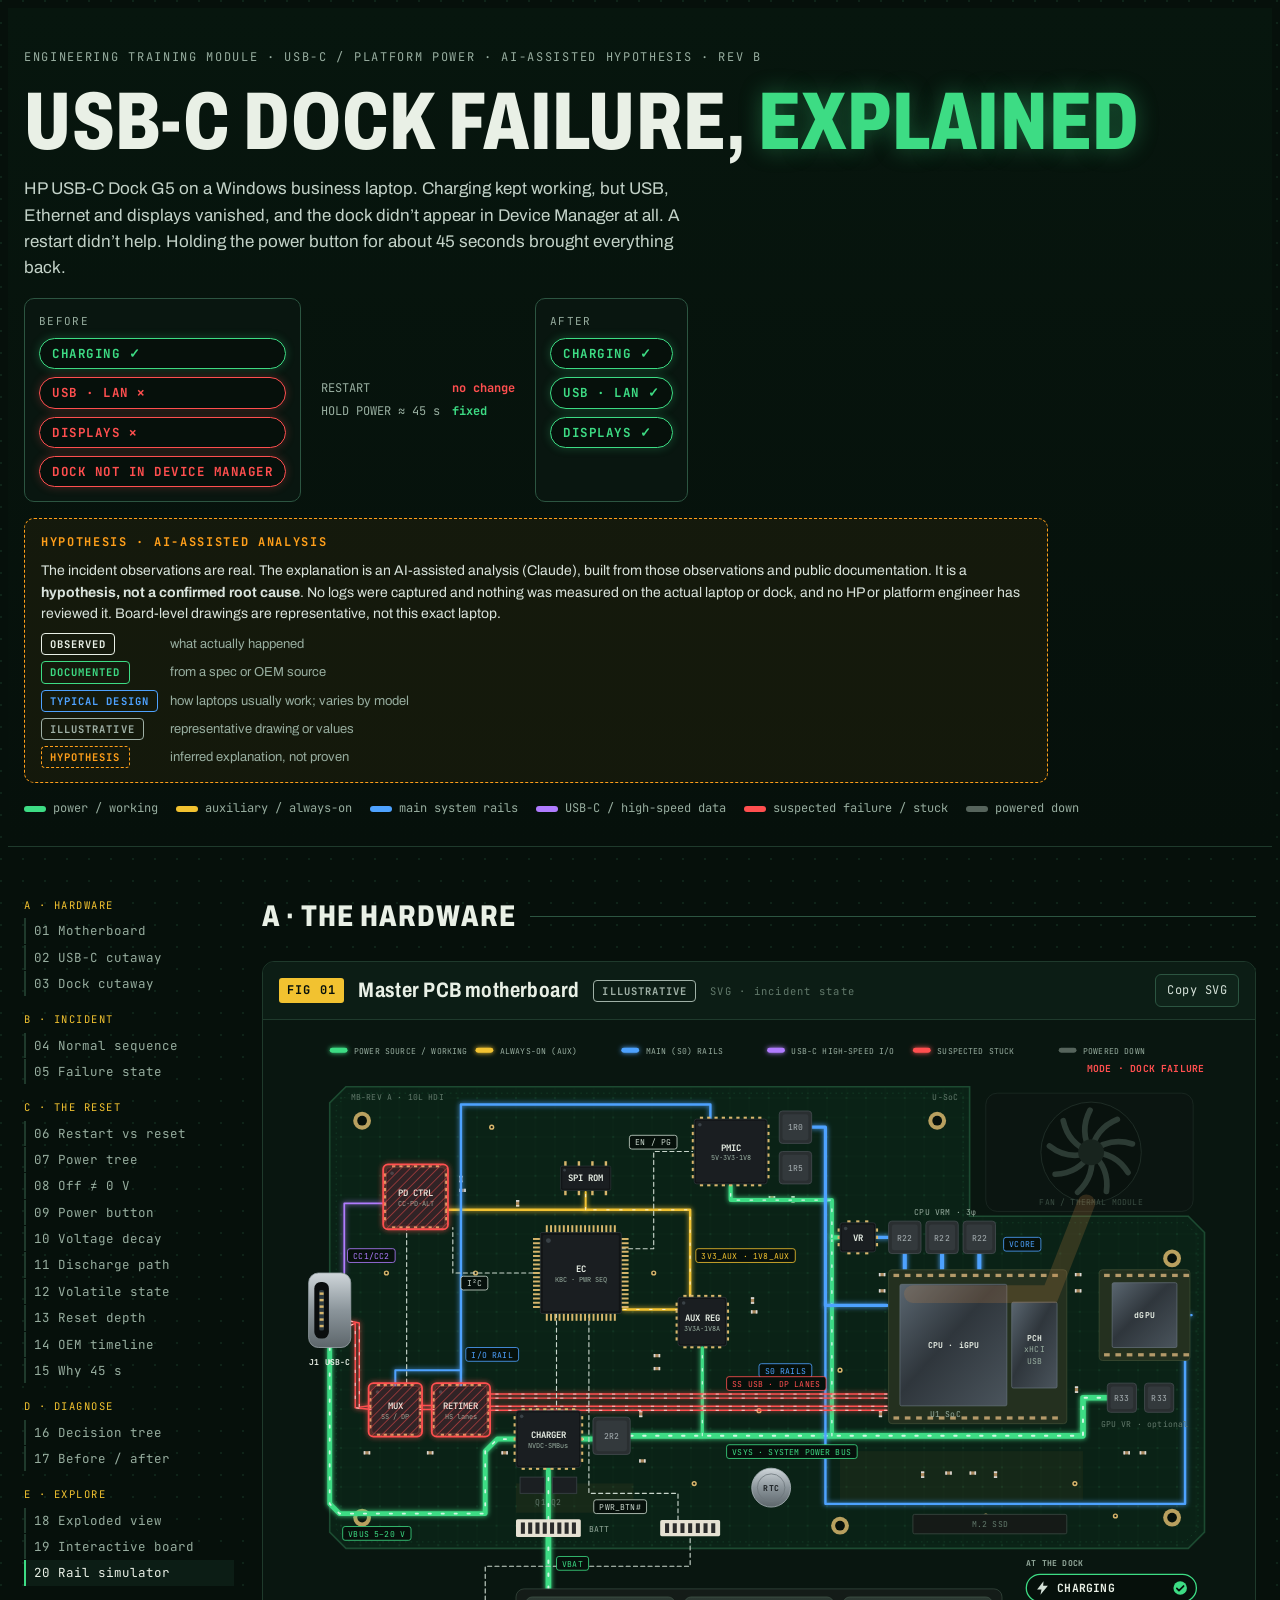
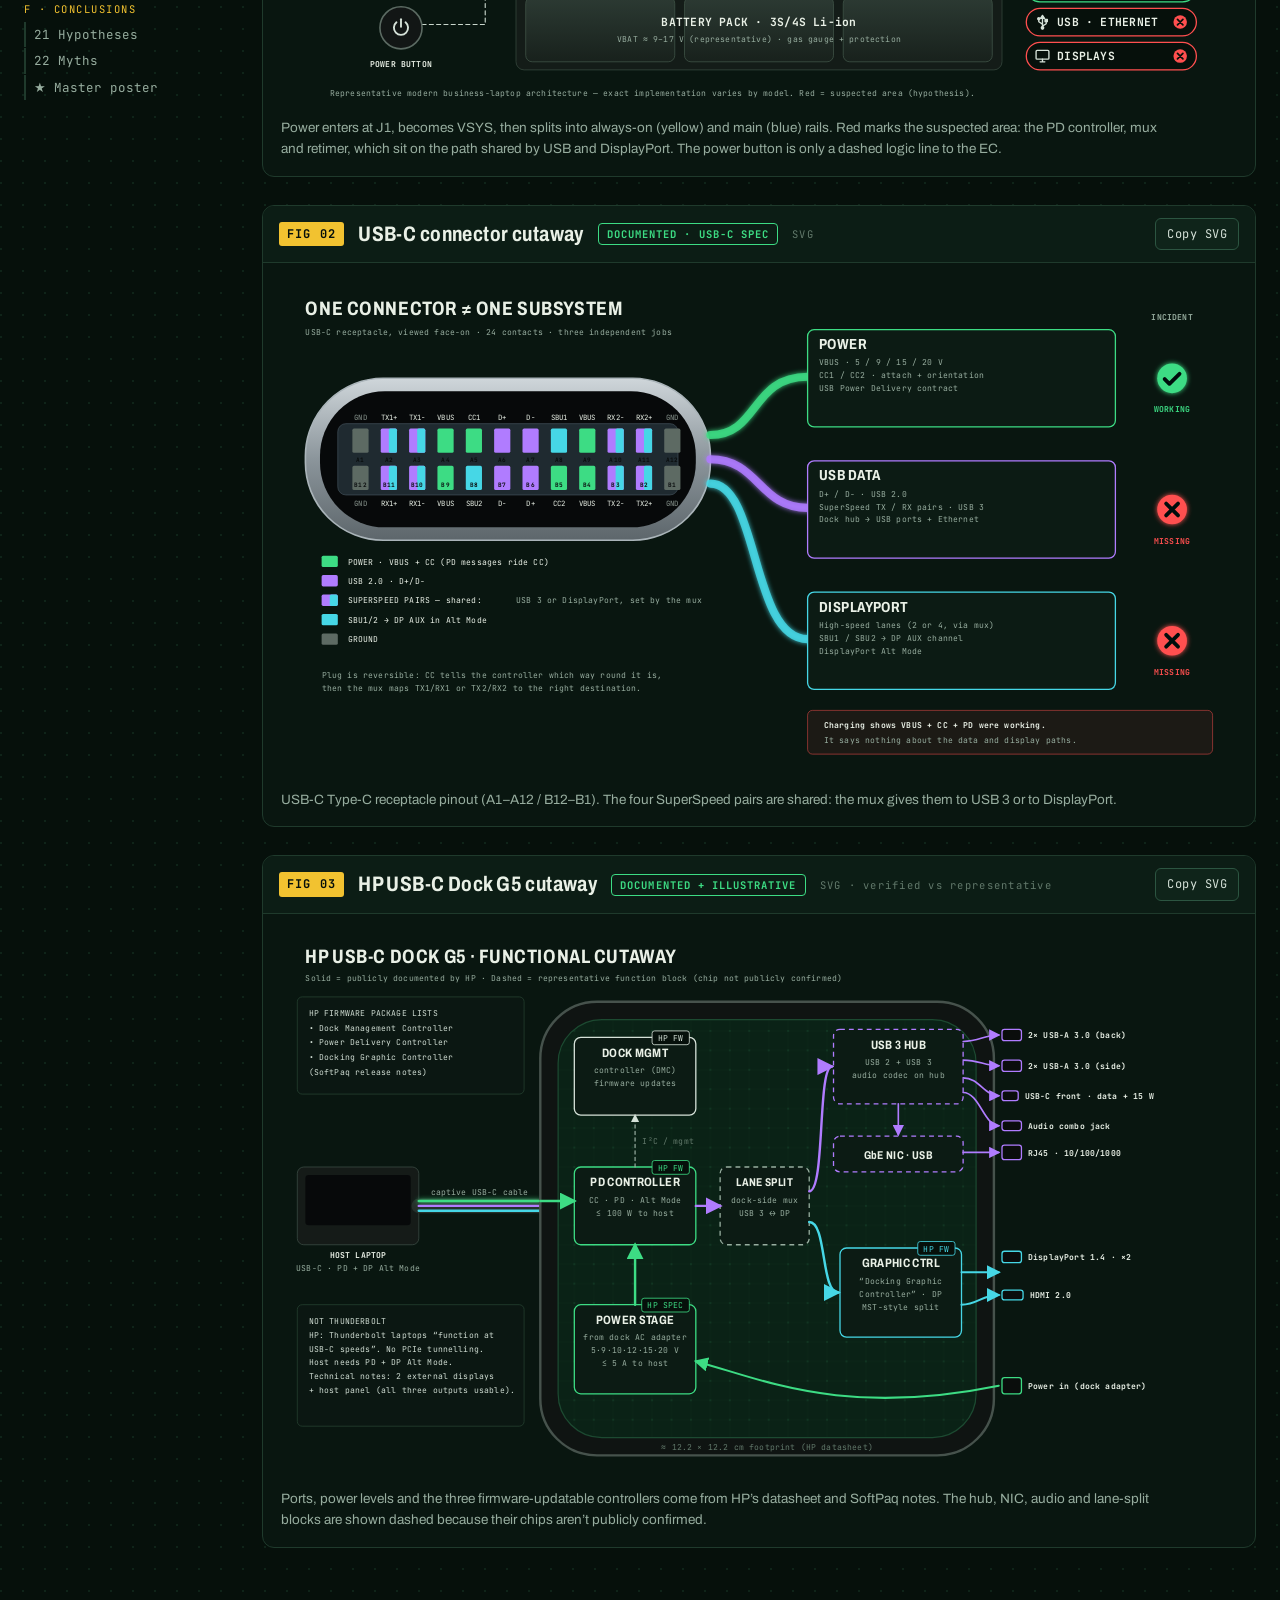
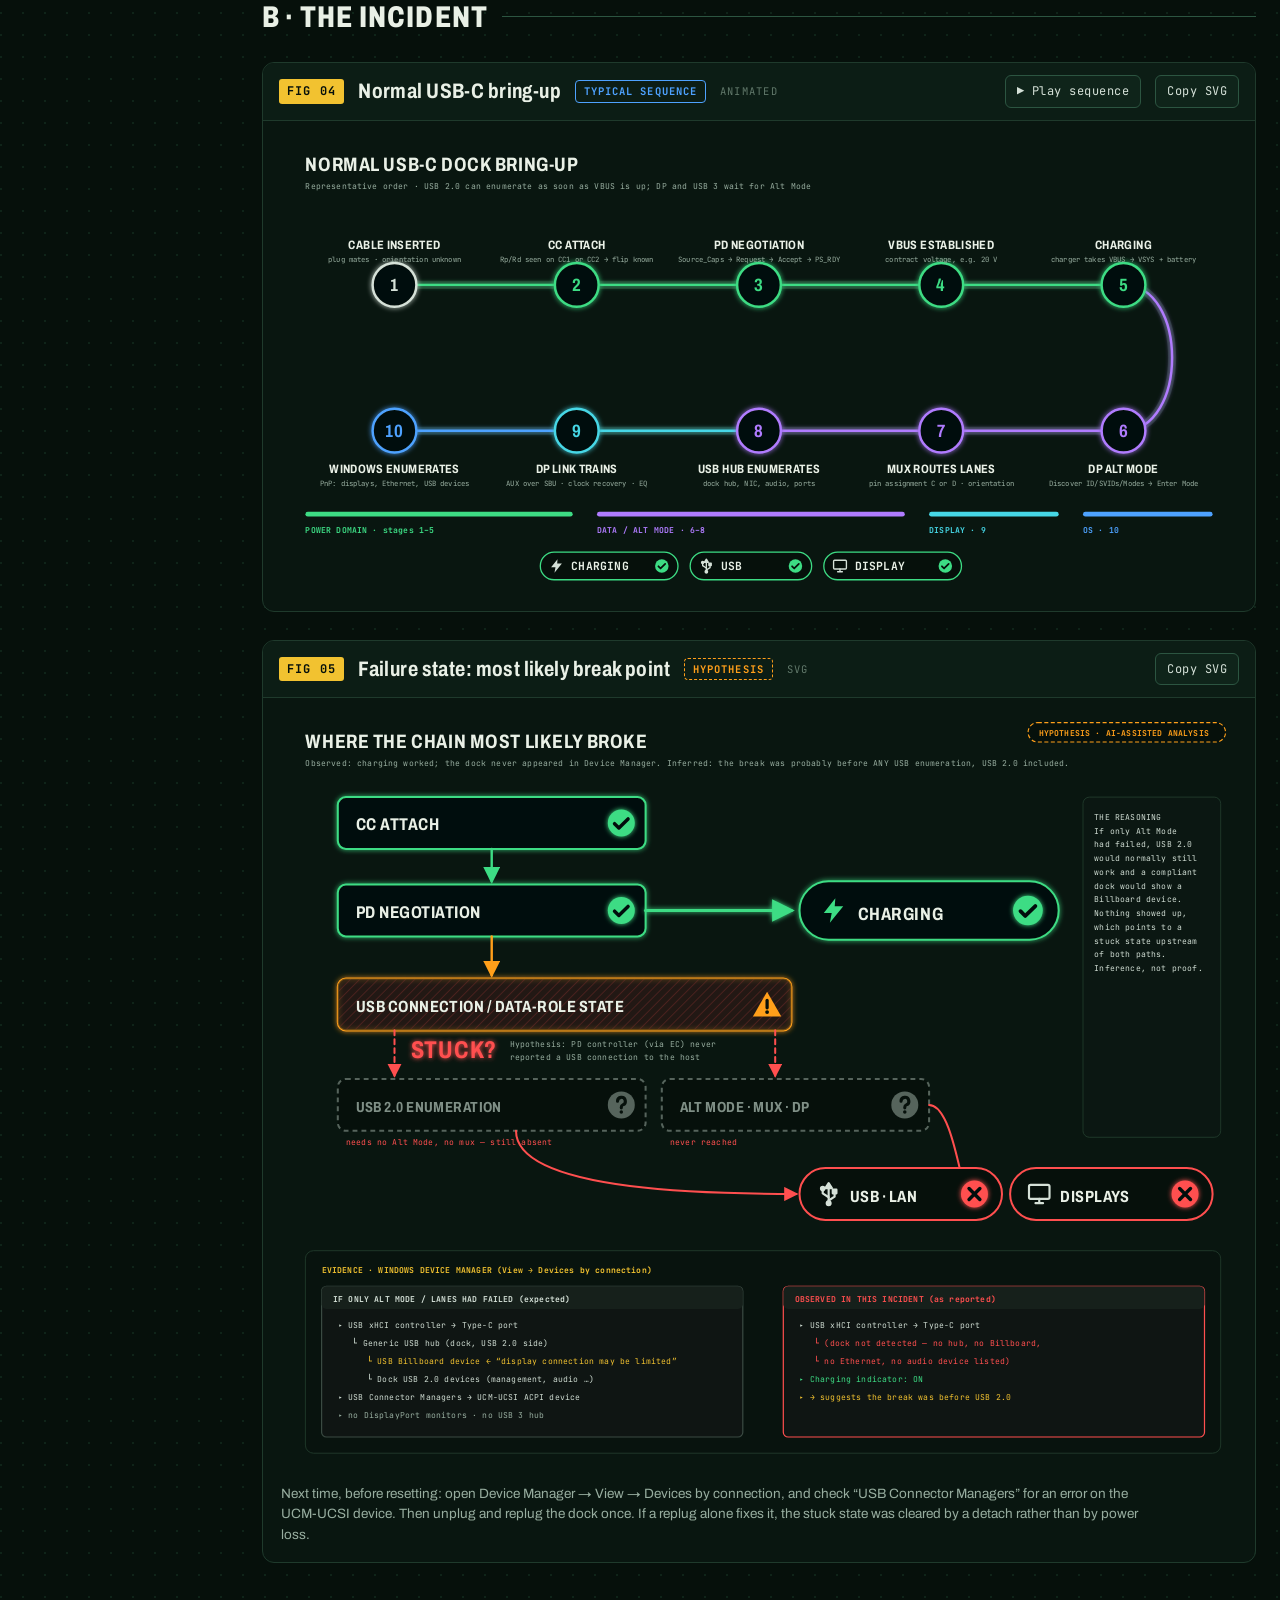
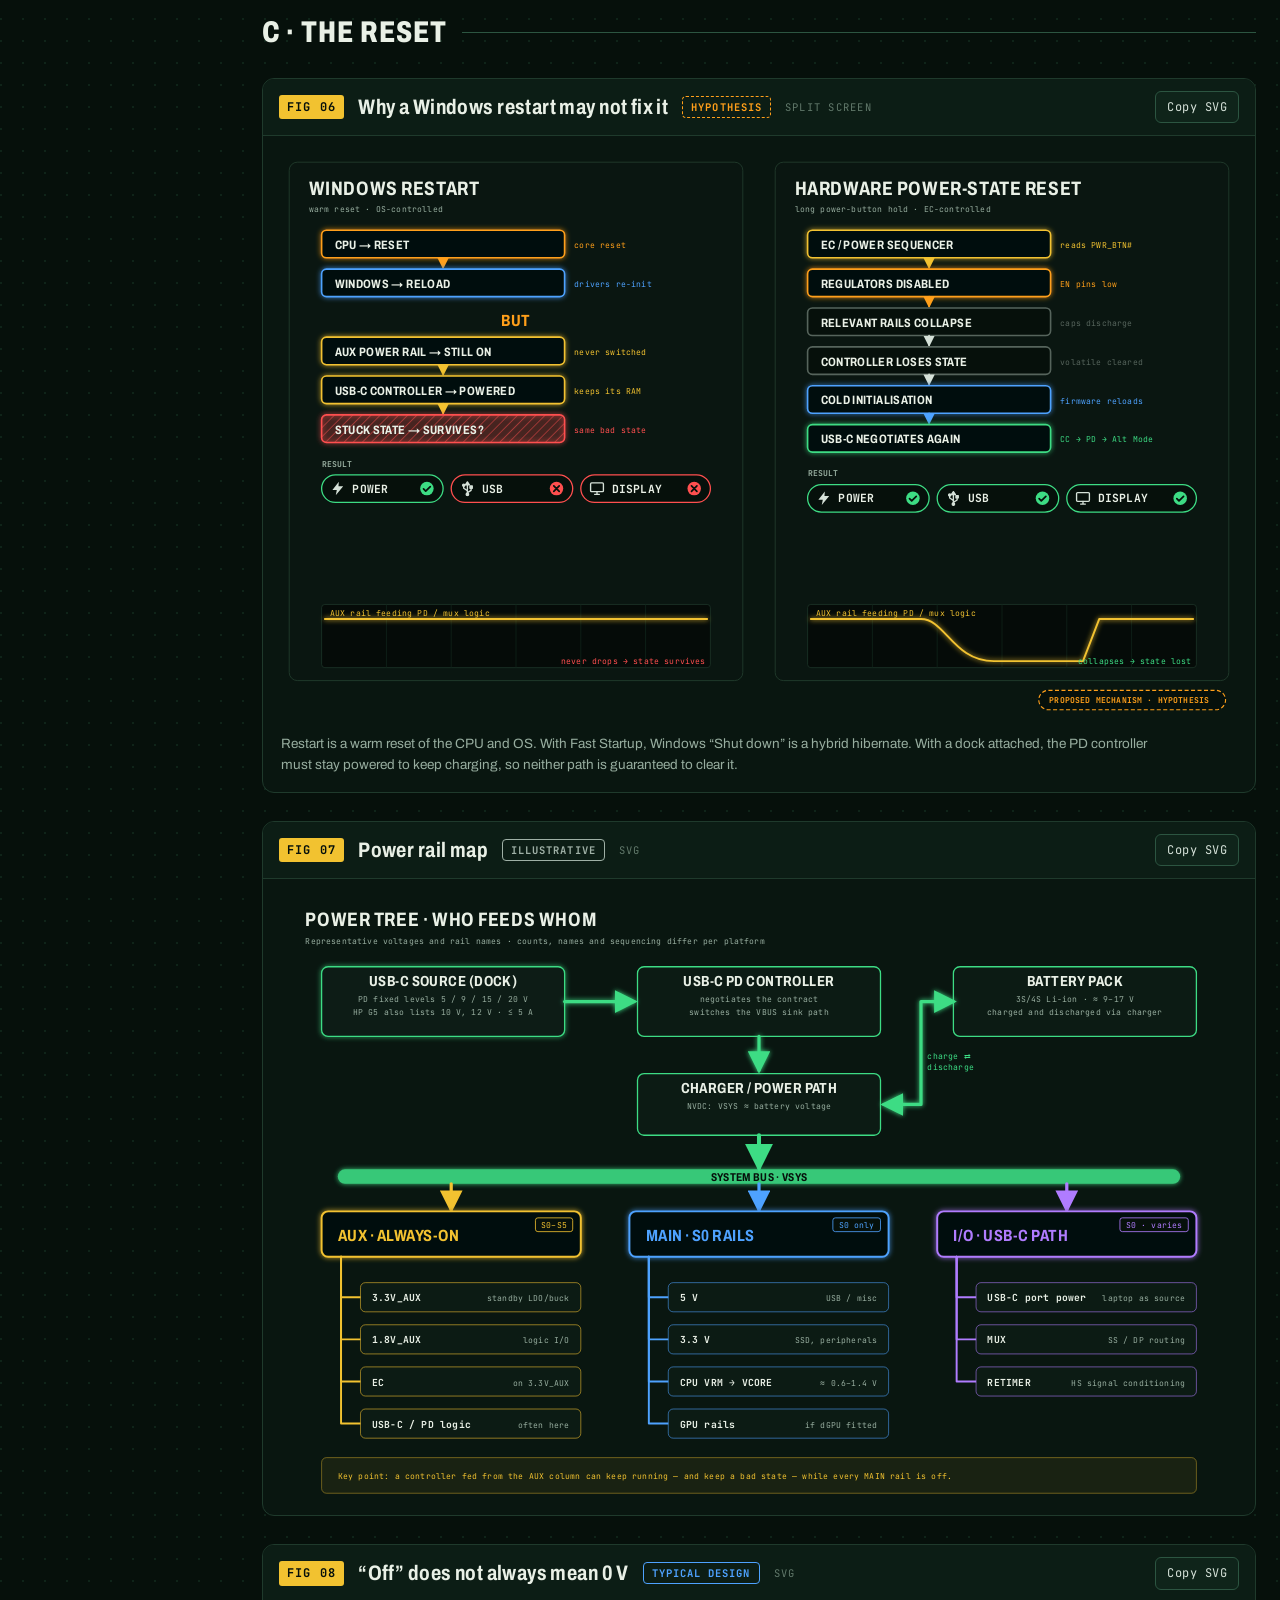
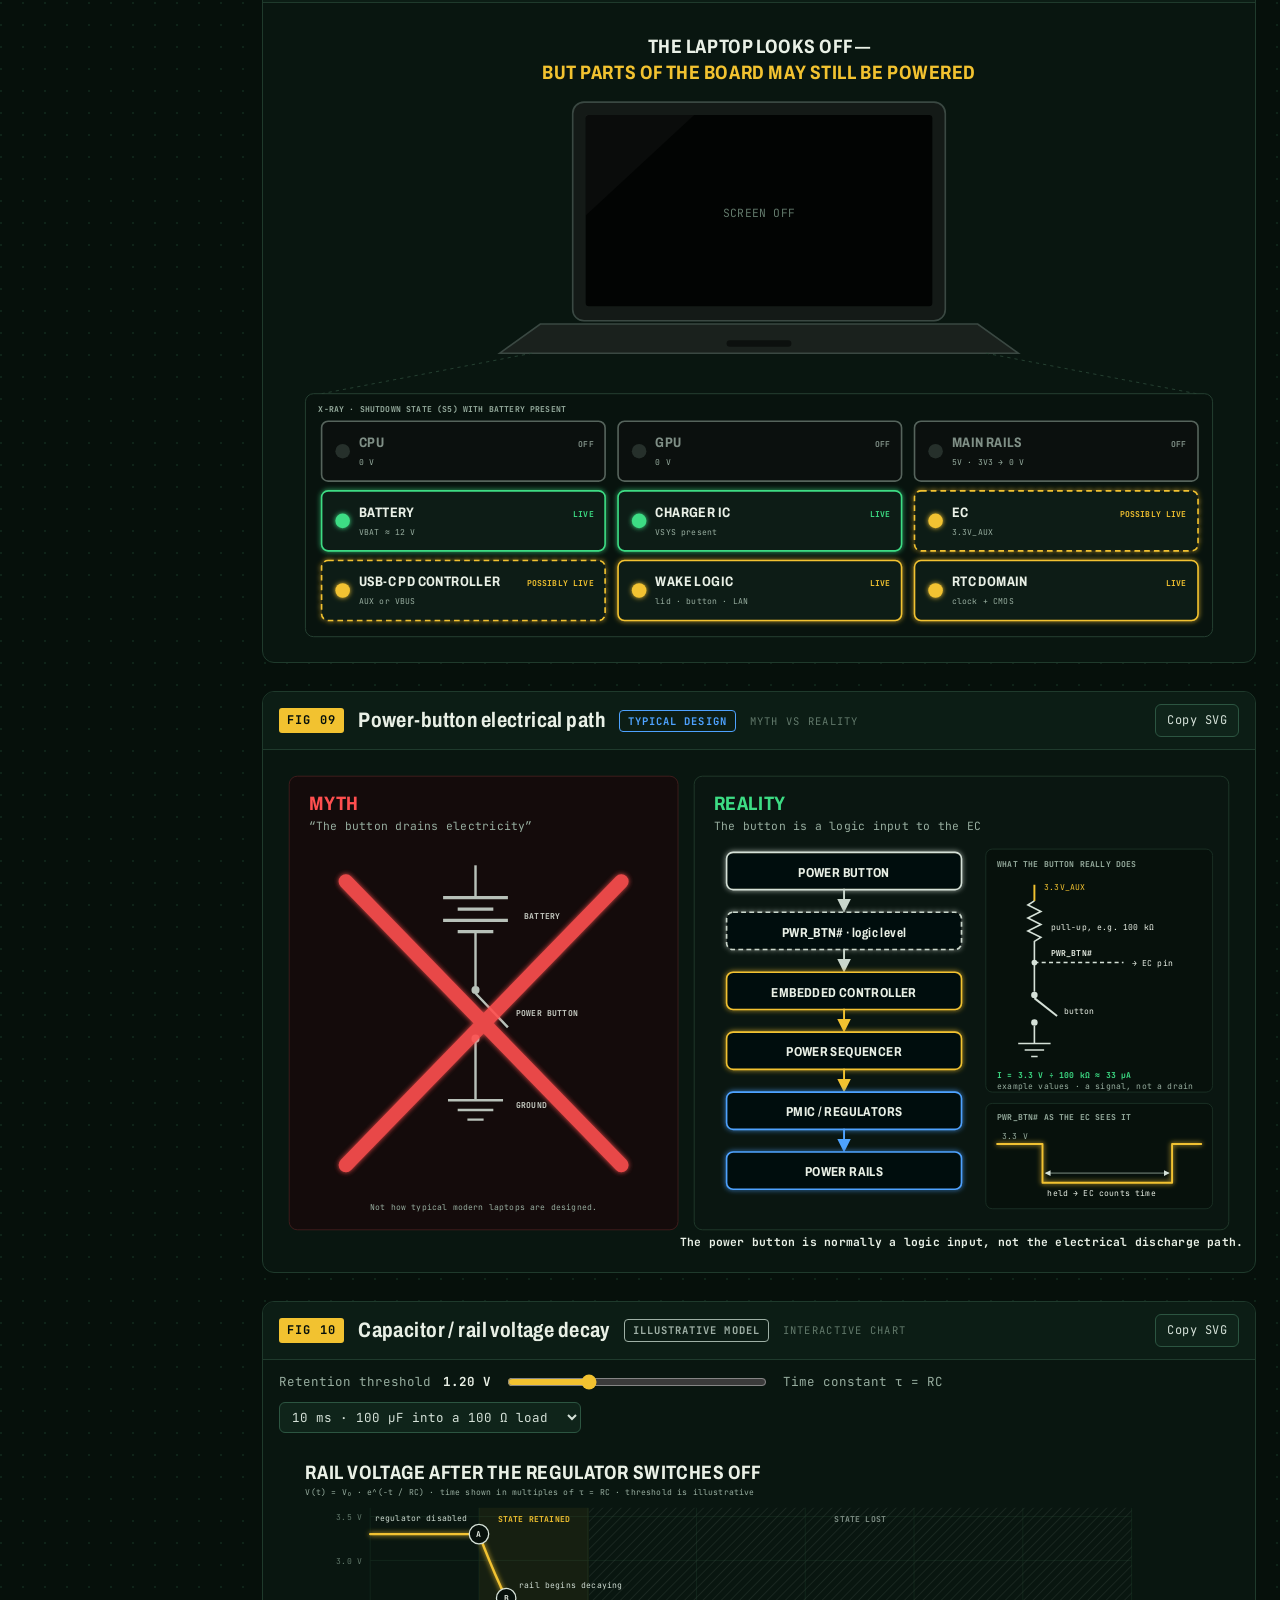
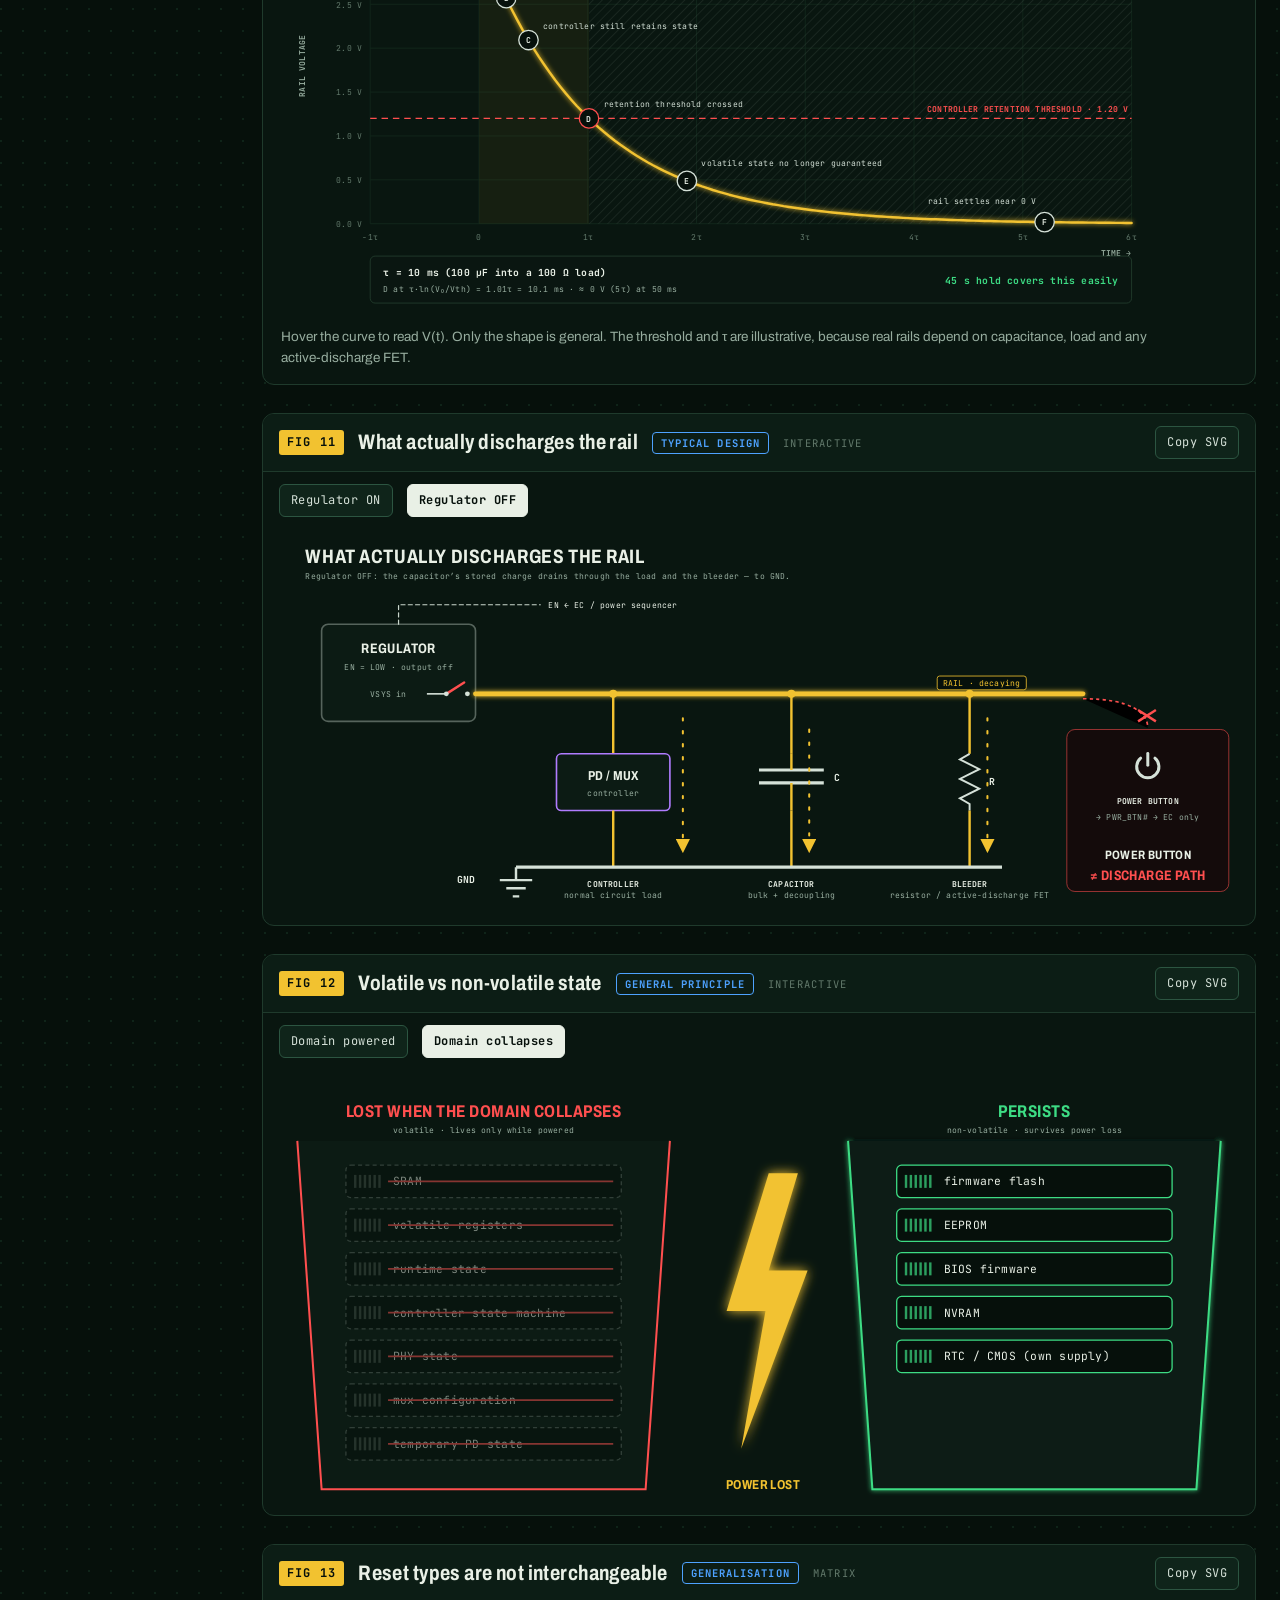
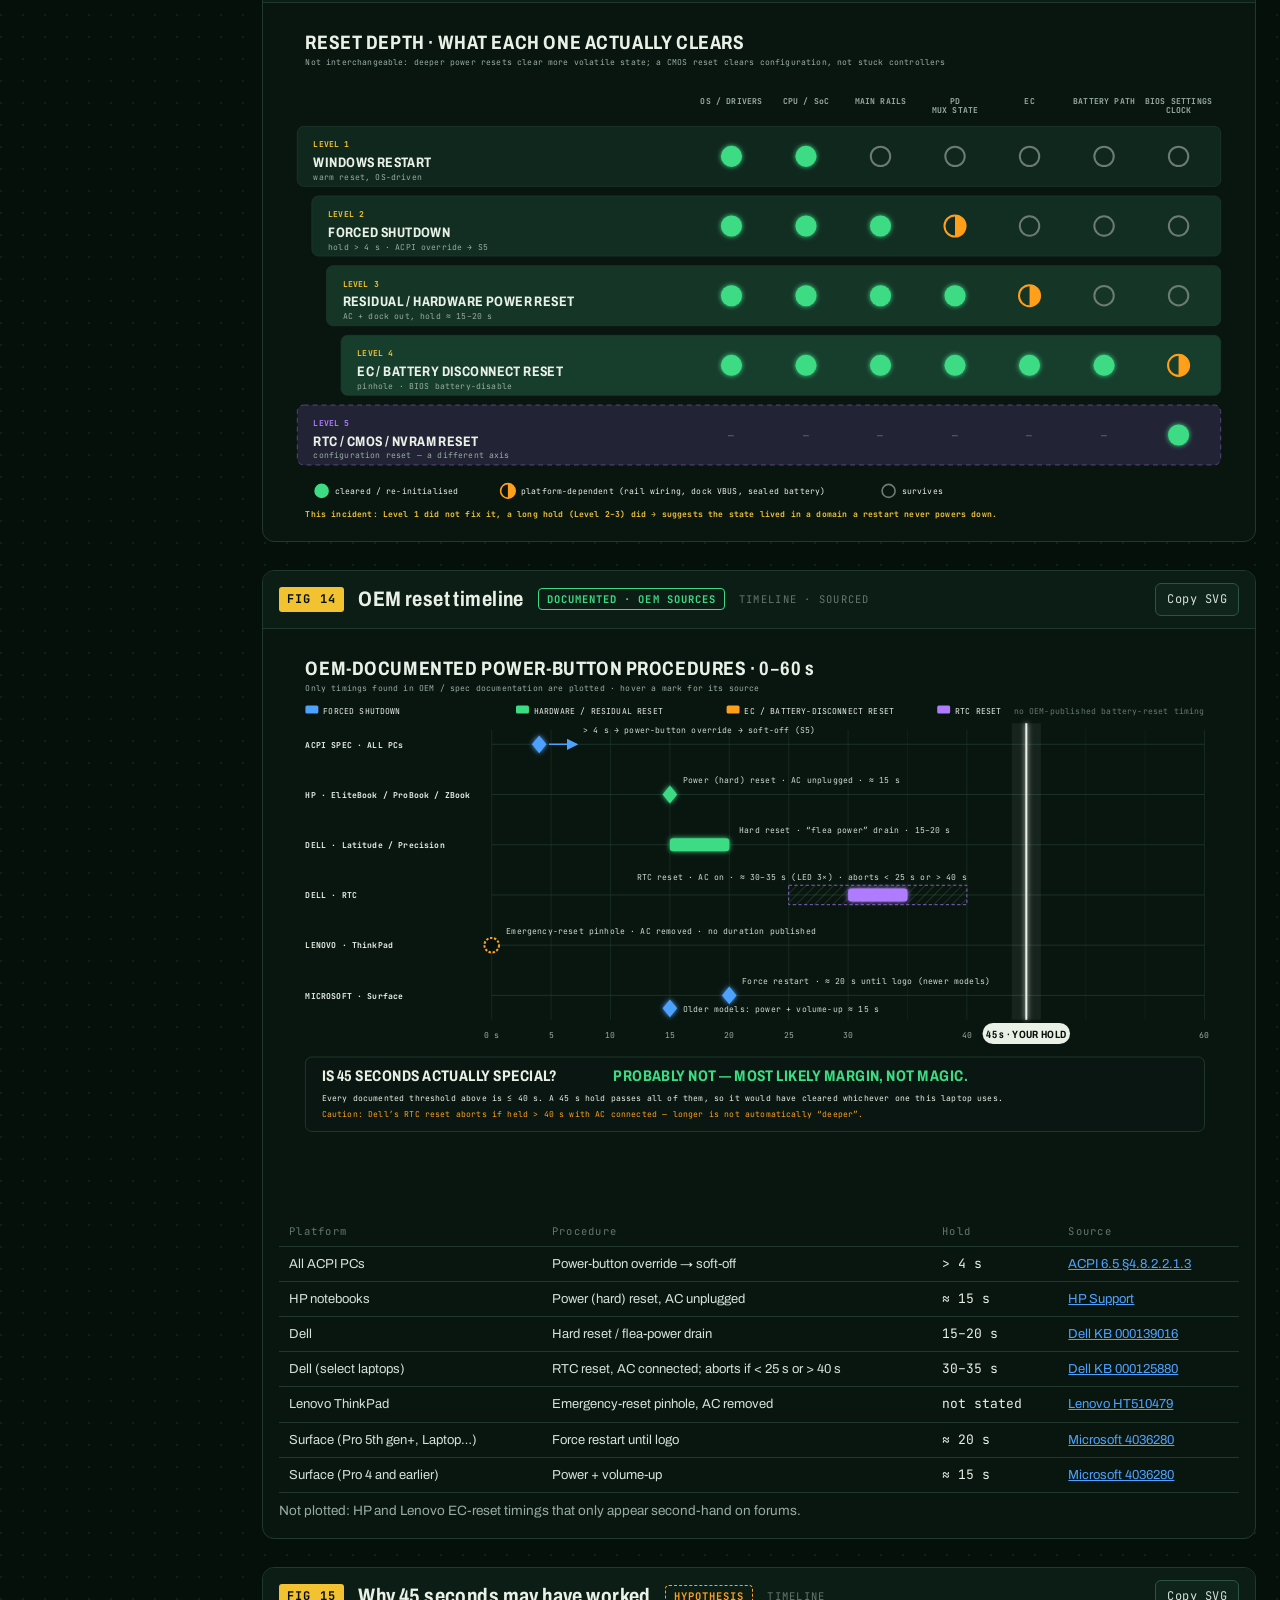
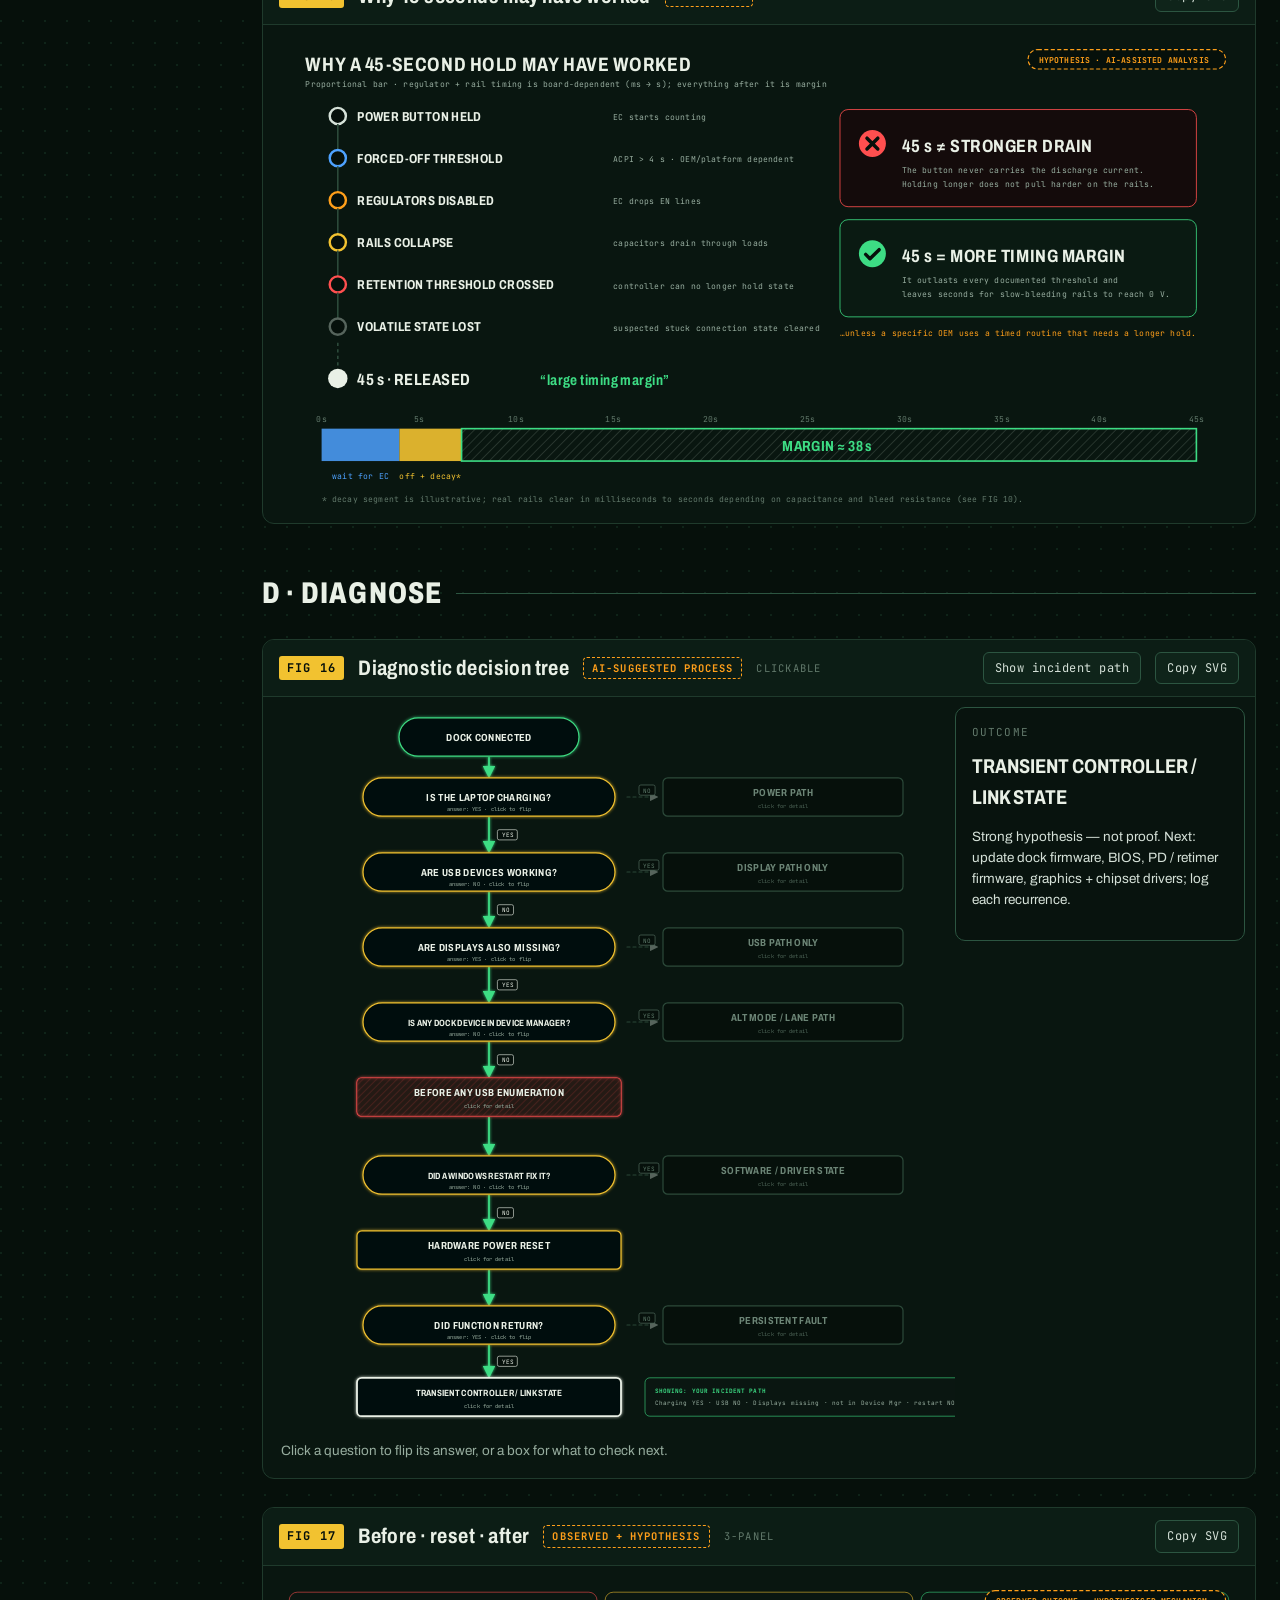
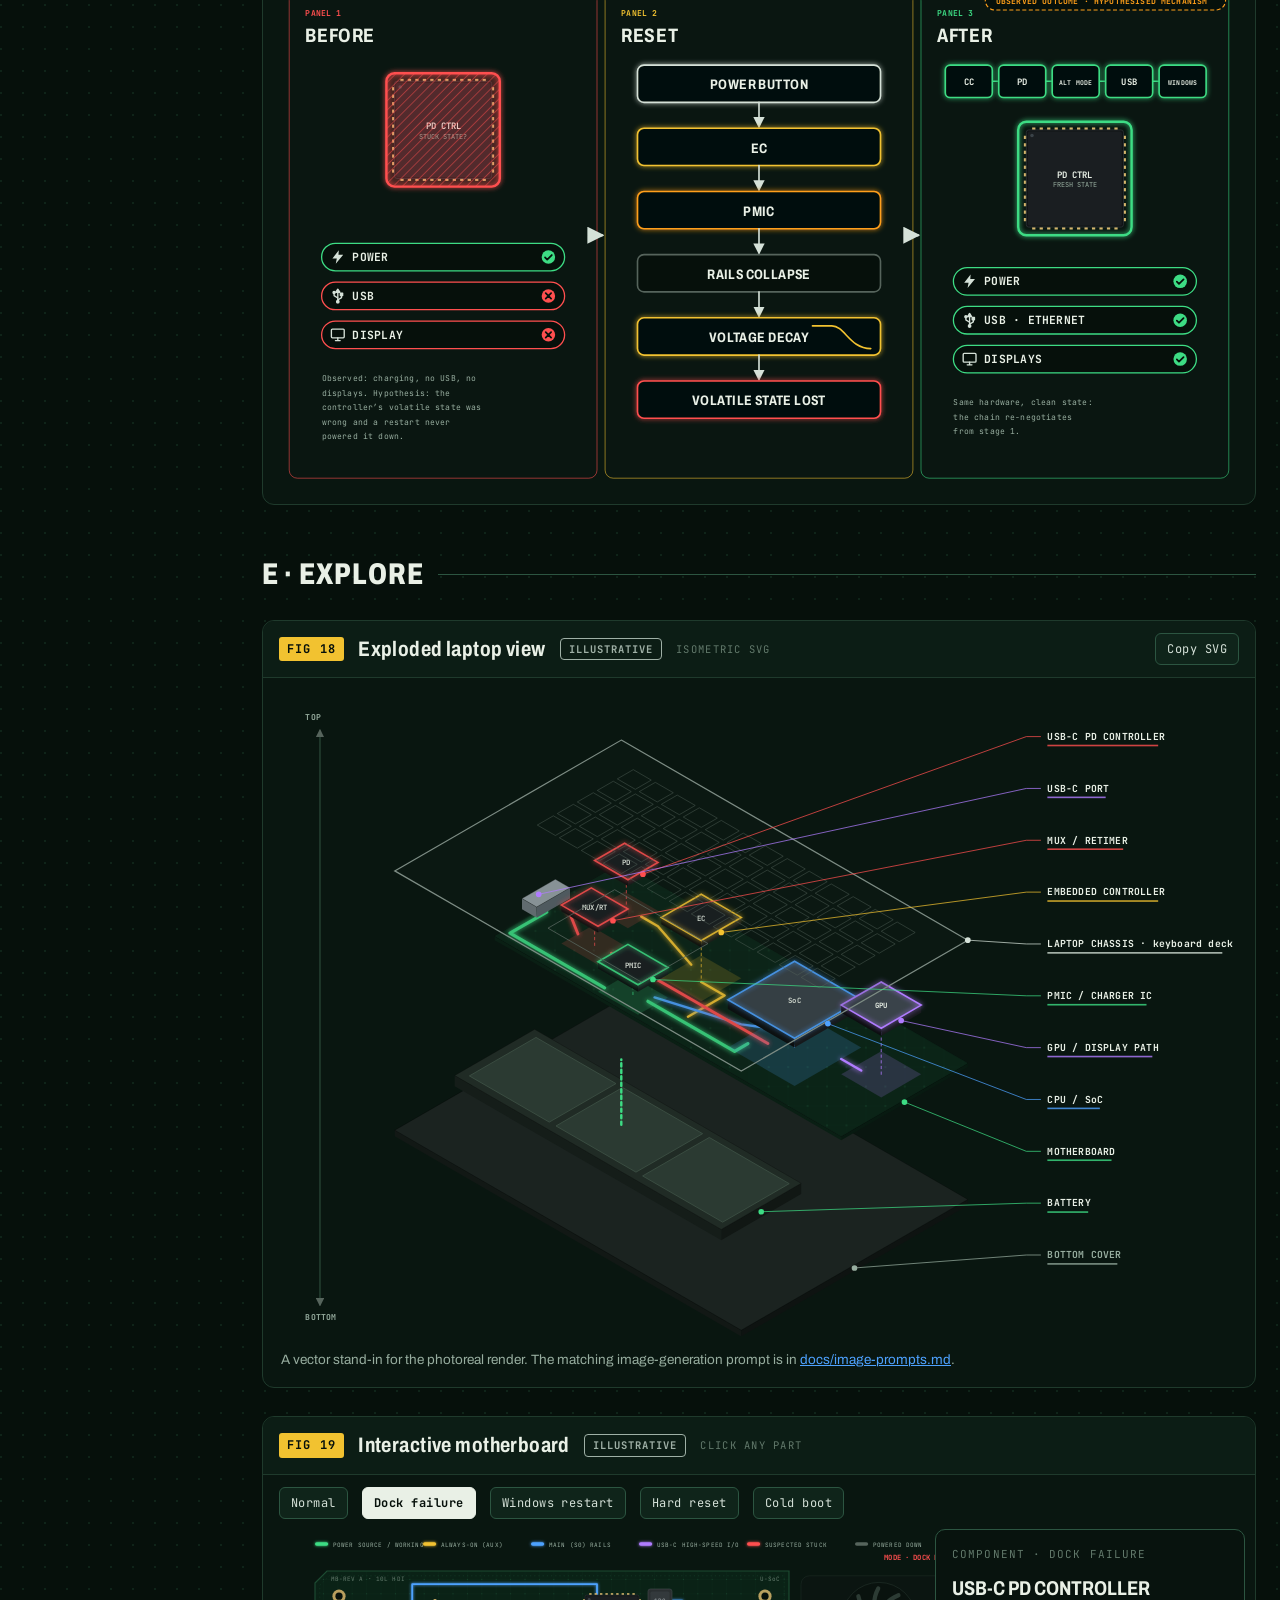
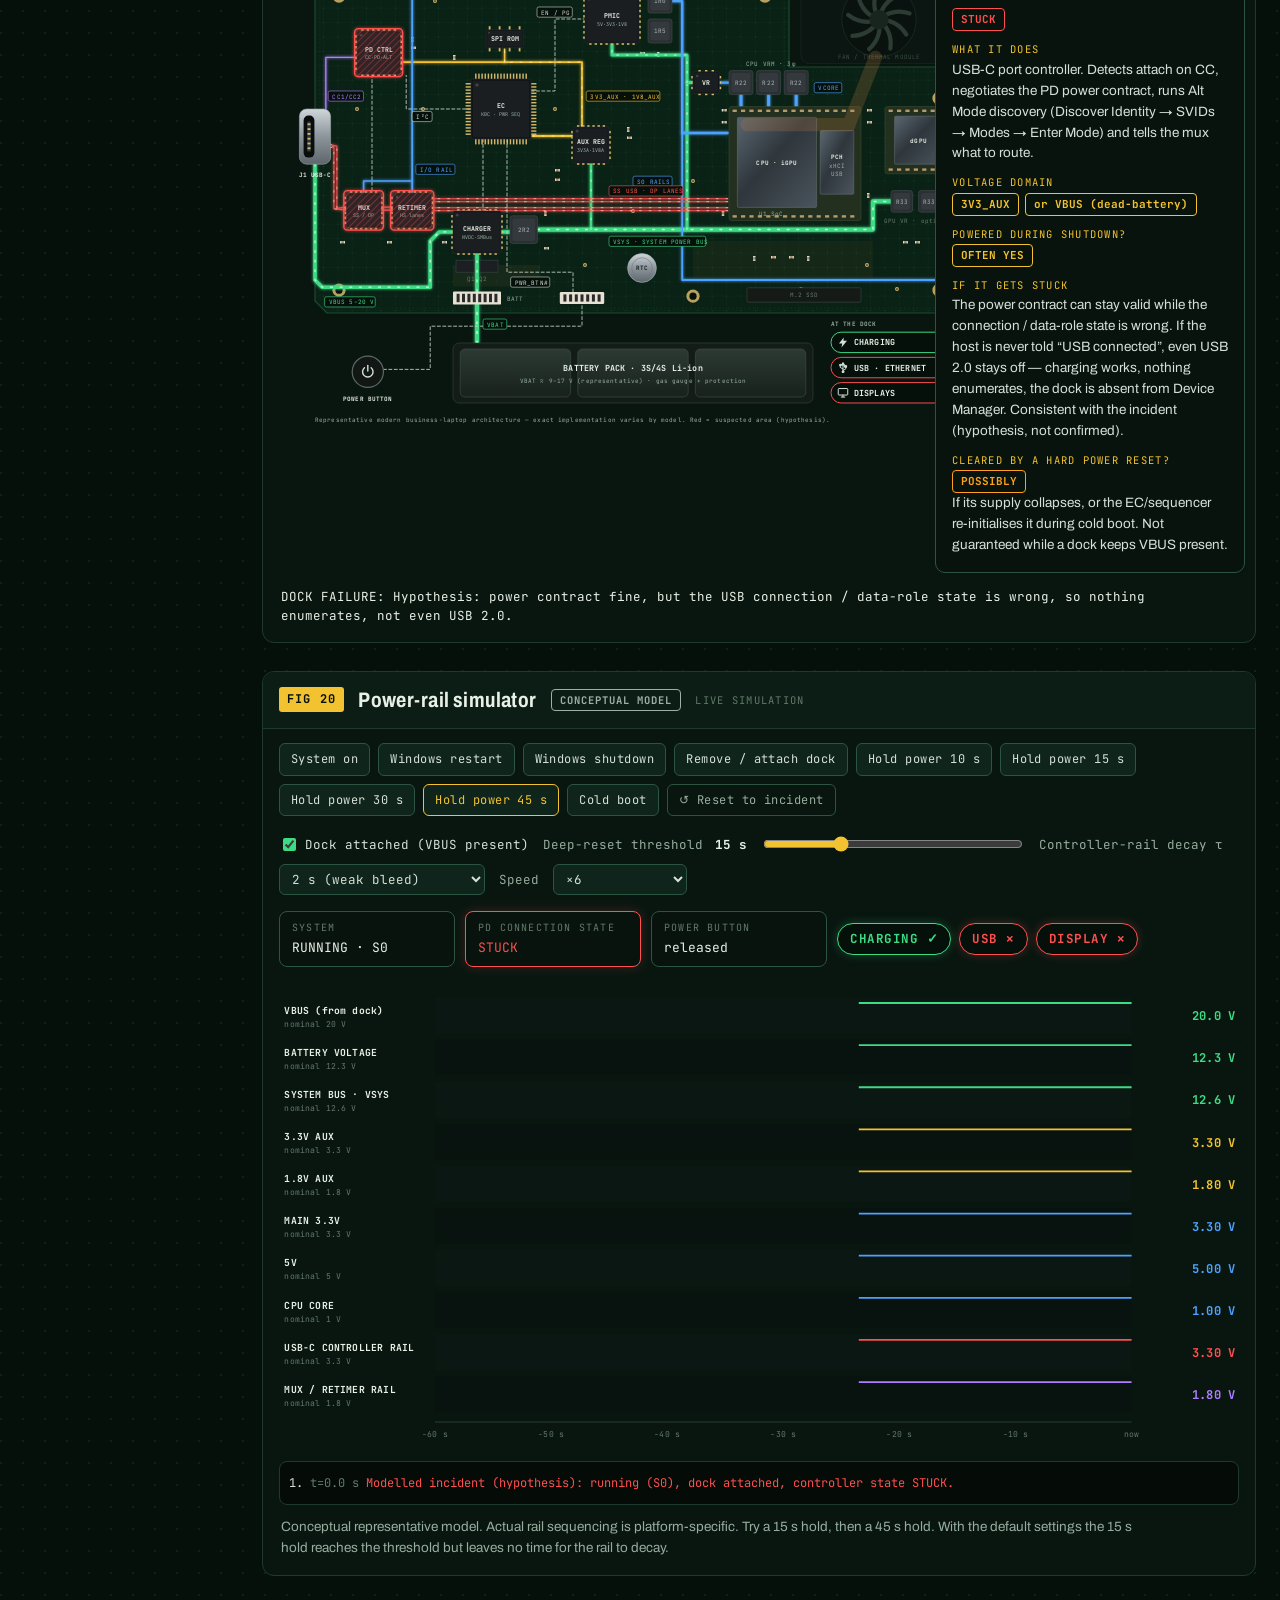
<file: index.html>
<!doctype html>
<html lang="en">
<head>
<meta charset="utf-8">
<meta name="viewport" content="width=device-width, initial-scale=1, viewport-fit=cover">
<title>USB-C Dock Failure Explained</title>
<meta name="claude:viewport-fit-sides" content="cover">
<meta name="description" content="Interactive engineering training module: why a USB-C dock kept charging but lost USB and displays, and why a long power-button hold fixed it.">
<link rel="preconnect" href="https://fonts.googleapis.com">
<link rel="stylesheet" href="https://fonts.googleapis.com/css2?family=Archivo:wdth,wght@62..125,400..800&family=JetBrains+Mono:wght@400;700&display=swap">
<style>
/* Layout concept: a single dark "solder-mask" sheet — sticky figure index on the left,
   each figure framed like a drawing sheet with a title block. Deliberately single-theme (dark PCB). */
:root {
  color-scheme: dark;
  --bg: #06100b; --sheet: #091610; --sheet-2: #0c1d15; --line: #1f3a2c; --line-2: #2c5541;
  --ink: #d5e1d8; --ink-2: #97ad9f; --ink-3: #62796b; --silk: #e9f0e6;
  --pwr: #3ddc84; --aux: #f2c230; --main: #4ea2ff; --io: #b07cff; --fail: #ff4f4f; --off: #56645c; --warn: #ff9f1a;
  --f-head: 'Archivo', 'Arial Narrow', 'Helvetica Neue', Arial, sans-serif;
  --f-body: 'Archivo', 'Helvetica Neue', Arial, sans-serif;
  --f-mono: 'JetBrains Mono', ui-monospace, 'SFMono-Regular', Menlo, Consolas, monospace;
}
html { scroll-behavior: smooth; }
@media (prefers-reduced-motion: reduce) { html { scroll-behavior: auto; } }
body {
  background: var(--bg); color: var(--ink); font-family: var(--f-body); font-size: 15px; line-height: 1.55;
  background-image: radial-gradient(circle at 1px 1px, #0f2419 1px, transparent 1.2px); background-size: 22px 22px;
}
.wrap { max-width: 1480px; margin: 0 auto; padding-left: max(16px, env(safe-area-inset-left, 0px)); padding-right: max(16px, env(safe-area-inset-right, 0px)); }
a { color: var(--main); }
code { font-family: var(--f-mono); font-size: .9em; color: var(--silk); background: #0f241a; padding: 1px 5px; border-radius: 3px; }

/* hero */
.hero { border-bottom: 1px solid var(--line); background: linear-gradient(180deg, #07160e, var(--bg)); }
.hero .wrap { padding-block: 40px 28px; display: grid; gap: 16px; }
.eyebrow { font-family: var(--f-mono); font-size: 12px; letter-spacing: .14em; color: var(--ink-2); }
h1 { margin: 0; font-family: var(--f-head); font-stretch: 72%; font-weight: 800; font-size: clamp(38px, 6.4vw, 84px); line-height: .95; letter-spacing: .01em; color: var(--silk); text-transform: uppercase; text-wrap: balance; }
h1 span { color: var(--pwr); text-shadow: 0 0 22px rgba(61, 220, 132, .35); }
.lede { margin: 0; max-width: 68ch; font-size: 17px; color: #c3d2c8; }
.caveat { margin: 0; font-family: var(--f-mono); font-size: 12.5px; color: var(--aux); max-width: 90ch; }
.incident { display: flex; flex-wrap: wrap; align-items: stretch; gap: 14px; }
.inc-col { display: flex; flex-direction: column; gap: 8px; padding: 14px; border: 1px solid var(--line-2); border-radius: 10px; background: var(--sheet); min-width: 0; }
.inc-label { font-family: var(--f-mono); font-size: 11px; letter-spacing: .12em; color: var(--ink-2); }
.inc-arrow { display: grid; grid-template-columns: auto auto; align-content: center; gap: 4px 12px; font-family: var(--f-mono); font-size: 12px; padding: 0 6px; }
.inc-arrow span { color: var(--ink-2); }
.bad-t { color: var(--fail); } .ok-t { color: var(--pwr); }
.pill { display: inline-flex; align-items: center; gap: 6px; font-family: var(--f-mono); font-size: 12.5px; font-weight: 700; letter-spacing: .04em; padding: 5px 12px; border-radius: 999px; border: 1.5px solid; background: var(--bg); white-space: nowrap; }
.pill.ok { color: var(--pwr); border-color: var(--pwr); box-shadow: 0 0 10px rgba(61, 220, 132, .25); }
.pill.bad { color: var(--fail); border-color: var(--fail); box-shadow: 0 0 10px rgba(255, 79, 79, .25); }
.pill.warn { color: var(--warn); border-color: var(--warn); }
.pill.off { color: #8a998f; border-color: var(--off); }
.legend { display: flex; flex-wrap: wrap; gap: 8px 18px; font-family: var(--f-mono); font-size: 12px; color: var(--ink-2); }
.legend i { display: inline-block; width: 22px; height: 6px; border-radius: 3px; margin-right: 7px; vertical-align: middle; }

/* analysis status + evidence tags */
.status { border: 1.5px dashed var(--warn); border-radius: 10px; padding: 14px 16px; background: rgba(255, 159, 26, .06); display: grid; gap: 8px; max-width: 110ch; }
.status-h { font-family: var(--f-mono); font-size: 12px; font-weight: 700; letter-spacing: .14em; color: var(--warn); }
.status p { margin: 0; font-size: 14px; color: #d9e3dc; }
.ev-key { display: grid; grid-template-columns: max-content 1fr; gap: 6px 12px; align-items: center; font-size: 13px; color: var(--ink-2); }
.ev { display: inline-block; justify-self: start; font-family: var(--f-mono); font-size: 10.5px; font-weight: 700; letter-spacing: .1em; padding: 2px 8px; border-radius: 4px; border: 1px solid currentColor; white-space: nowrap; }
.ev.obs { color: var(--silk); } .ev.doc { color: var(--pwr); } .ev.typ { color: var(--main); } .ev.ill { color: #9fb0a6; } .ev.hyp { color: var(--warn); border-style: dashed; }

/* layout */
.layout { display: grid; grid-template-columns: 210px minmax(0, 1fr); gap: 28px; padding-block: 28px; }
.toc { position: sticky; top: env(safe-area-inset-top, 0px); align-self: start; max-height: 100vh; overflow-y: auto; padding-block: 8px; display: flex; flex-direction: column; gap: 1px; font-family: var(--f-mono); font-size: 12.5px; }
.toc-h { margin-top: 14px; margin-bottom: 4px; font-size: 10.5px; letter-spacing: .14em; color: var(--aux); }
.toc a { color: var(--ink-2); text-decoration: none; padding: 3px 8px; border-left: 2px solid var(--line); }
.toc a:hover, .toc a:focus-visible { color: var(--silk); border-left-color: var(--pwr); outline: none; }
.toc a.active { color: var(--silk); border-left-color: var(--pwr); background: #0c1d15; }
main { display: flex; flex-direction: column; gap: 28px; min-width: 0; }
.part { margin: 18px 0 -6px; font-family: var(--f-head); font-stretch: 75%; font-weight: 800; font-size: 30px; letter-spacing: .04em; text-transform: uppercase; color: var(--silk); display: flex; align-items: center; gap: 14px; }
.part::after { content: ""; flex: 1; height: 1px; background: var(--line-2); }

/* figure sheet */
.fig { border: 1px solid var(--line); border-radius: 12px; background: var(--sheet); overflow: hidden; scroll-margin-top: 12px; }
.fig-head { display: flex; flex-wrap: wrap; align-items: center; gap: 8px 14px; padding: 12px 16px; background: var(--sheet-2); border-bottom: 1px solid var(--line); }
.fig-no { font-family: var(--f-mono); font-weight: 700; font-size: 12px; letter-spacing: .1em; color: var(--bg); background: var(--aux); padding: 3px 8px; border-radius: 3px; }
.fig-head h3 { margin: 0; font-family: var(--f-head); font-stretch: 80%; font-weight: 700; font-size: 21px; letter-spacing: .02em; color: var(--silk); text-wrap: balance; }
.kind { font-family: var(--f-mono); font-size: 10.5px; letter-spacing: .12em; color: var(--ink-3); margin-right: auto; }
.viz { overflow-x: auto; padding: 10px; }
.fig-svg { display: block; width: 100%; height: auto; min-width: 720px; }
.poster .fig-svg { min-width: 900px; }
.cap { margin: 0; padding: 4px 18px 16px; max-width: 110ch; font-size: 13.5px; color: var(--ink-2); }
.foot { padding-block: 10px 40px; color: var(--ink-3); font-size: 12.5px; font-family: var(--f-mono); }

/* controls */
button { font: inherit; }
.fig-head button, .controls button, .sim-btns button {
  font-family: var(--f-mono); font-size: 12px; letter-spacing: .04em; color: var(--ink); background: #0f241a; border: 1px solid var(--line-2);
  border-radius: 6px; padding: 6px 11px; cursor: pointer;
}
.fig-head button:hover, .controls button:hover, .sim-btns button:hover { border-color: var(--pwr); color: var(--silk); }
button:focus-visible, select:focus-visible, input:focus-visible { outline: 2px solid var(--silk); outline-offset: 2px; }
.controls { display: flex; flex-wrap: wrap; align-items: center; gap: 10px 14px; padding: 12px 16px 0; font-family: var(--f-mono); font-size: 12.5px; color: var(--ink-2); }
.controls output { color: var(--silk); font-weight: 700; margin-left: 4px; font-variant-numeric: tabular-nums; }
.controls input[type=range] { width: min(260px, 100%); accent-color: var(--aux); }
.controls select { font-family: var(--f-mono); font-size: 12.5px; background: #0f241a; color: var(--ink); border: 1px solid var(--line-2); border-radius: 6px; padding: 5px 8px; }
.seg button.on { background: var(--silk); color: var(--bg); border-color: var(--silk); font-weight: 700; }
.chk { display: inline-flex; gap: 6px; align-items: center; color: var(--ink); }
.chk input { accent-color: var(--pwr); }

/* split figure + info panel */
.split { display: grid; grid-template-columns: minmax(0, 1fr) 300px; align-items: start; }
.split.wide { grid-template-columns: minmax(0, 1fr) 320px; }
.info { margin: 10px 10px 10px 0; padding: 16px; border: 1px solid var(--line-2); border-radius: 10px; background: #08130e; font-size: 13.5px; min-width: 0; }
.info h4 { margin: 0 0 4px; font-family: var(--f-head); font-stretch: 80%; font-size: 20px; color: var(--silk); }
.info .sub { font-family: var(--f-mono); font-size: 11px; letter-spacing: .1em; color: var(--ink-3); margin-bottom: 10px; }
.info dl { margin: 0; display: grid; gap: 10px; }
.info dt { font-family: var(--f-mono); font-size: 10.5px; letter-spacing: .12em; color: var(--aux); }
.info dd { margin: 2px 0 0; color: var(--ink); }
.info ul { margin: 4px 0 0; padding-left: 18px; }
.info .chipline { display: flex; flex-wrap: wrap; gap: 6px; }
.chip { display: inline-block; font-family: var(--f-mono); font-size: 11px; font-weight: 700; padding: 2px 8px; border-radius: 4px; border: 1px solid currentColor; }
.chip.pwr { color: var(--pwr); } .chip.aux { color: var(--aux); } .chip.off { color: #8a998f; } .chip.warn { color: var(--warn); } .chip.fail { color: var(--fail); } .chip.main { color: var(--main); }
.mode-note { color: var(--silk); font-family: var(--f-mono); font-size: 12.5px; }

/* sources table */
.srcs { padding: 0 16px 6px; overflow-x: auto; }
.srcs table { width: 100%; border-collapse: collapse; font-size: 13px; min-width: 620px; }
.srcs th, .srcs td { text-align: left; padding: 7px 10px; border-bottom: 1px solid var(--line); }
.srcs th { font-family: var(--f-mono); font-size: 10.5px; letter-spacing: .12em; color: var(--ink-3); font-weight: 400; }
.srcs td.num { font-family: var(--f-mono); font-variant-numeric: tabular-nums; color: var(--silk); white-space: nowrap; }
.srcs .cap { padding: 8px 0 10px; }

/* simulator */
.sim { display: grid; gap: 6px; }
.sim-btns { display: flex; flex-wrap: wrap; gap: 8px; padding: 14px 16px 0; }
.sim-btns .hot { border-color: var(--aux); color: var(--aux); }
.sim-btns .ghost { background: transparent; color: var(--ink-2); }
.sim-status { display: flex; flex-wrap: wrap; gap: 10px; padding: 10px 16px 0; align-items: stretch; }
.sim-chip { display: flex; flex-direction: column; gap: 2px; padding: 8px 12px; border: 1px solid var(--line-2); border-radius: 8px; background: #08130e; font-family: var(--f-mono); font-size: 13px; color: var(--silk); min-width: 150px; }
.sim-chip b { font-size: 10px; letter-spacing: .12em; color: var(--ink-3); font-weight: 400; }
.sim-chip.fail { border-color: var(--fail); color: var(--fail); box-shadow: 0 0 12px rgba(255, 79, 79, .2); }
.sim-chip.pwr { border-color: var(--pwr); color: var(--pwr); }
.sim-chip.warn { border-color: var(--warn); color: var(--warn); }
.sim-chip.off { color: #a6b4ab; }
.sim-pills { display: flex; flex-wrap: wrap; gap: 8px; align-items: center; }
.sim-svg { min-width: 760px; }
.sim-log { margin: 0 16px 8px; padding: 10px 14px 10px 30px; max-height: 210px; overflow-y: auto; border: 1px solid var(--line); border-radius: 8px; background: #050c08; font-family: var(--f-mono); font-size: 12px; color: var(--ink); }
.sim-log li { padding: 2px 0; }
.sim-t { color: var(--ink-3); font-variant-numeric: tabular-nums; }
.sim-log .ok { color: var(--pwr); } .sim-log .fail { color: var(--fail); } .sim-log .warn { color: var(--warn); } .sim-log .aux { color: var(--aux); }

/* myth cards */
.cards { display: grid; grid-template-columns: repeat(auto-fit, minmax(260px, 1fr)); gap: 14px; padding: 16px; }
.card { position: relative; min-height: 230px; perspective: 1200px; cursor: pointer; border: none; background: none; padding: 0; text-align: left; color: inherit; }
.card-in { position: absolute; inset: 0; transition: transform .6s; transform-style: preserve-3d; }
.card.flipped .card-in { transform: rotateY(180deg); }
.face { position: absolute; inset: 0; backface-visibility: hidden; border-radius: 10px; padding: 18px; display: flex; flex-direction: column; gap: 10px; }
.face.front { background: repeating-linear-gradient(45deg, #1a0b0b, #1a0b0b 10px, #150909 10px, #150909 20px); border: 1.5px solid var(--fail); }
.face.back { background: #0a1a12; border: 1.5px solid var(--pwr); transform: rotateY(180deg); }
.face .lbl { font-family: var(--f-mono); font-size: 11px; letter-spacing: .14em; font-weight: 700; }
.face.front .lbl { color: var(--fail); } .face.back .lbl { color: var(--pwr); }
.face q, .face p { margin: 0; font-family: var(--f-head); font-stretch: 85%; font-size: 20px; line-height: 1.25; color: var(--silk); }
.face small { margin-top: auto; font-family: var(--f-mono); font-size: 11.5px; color: var(--ink-2); line-height: 1.45; }
@media (prefers-reduced-motion: reduce) { .card-in { transition: none; } }

/* tooltip */
.tooltip { position: fixed; z-index: 20; max-width: 320px; padding: 8px 10px; border-radius: 6px; background: #020604; border: 1px solid var(--line-2); font-family: var(--f-mono); font-size: 12px; color: var(--silk); pointer-events: none; }

/* responsive */
@media (max-width: 1100px) {
  .split, .split.wide { grid-template-columns: minmax(0, 1fr); }
  .info { margin: 0 10px 10px; }
}
@media (max-width: 860px) {
  .layout { grid-template-columns: minmax(0, 1fr); }
  .toc { position: static; max-height: none; flex-direction: row; flex-wrap: nowrap; overflow-x: auto; gap: 6px; padding-bottom: 6px; }
  .toc-h { display: none; }
  .toc a { white-space: nowrap; border: 1px solid var(--line); border-radius: 999px; }
  .inc-arrow { grid-template-columns: auto auto; }
}

</style>
</head>
<body>
<header class="hero">
  <div class="wrap">
    <div class="eyebrow">ENGINEERING TRAINING MODULE · USB-C / PLATFORM POWER · AI-ASSISTED HYPOTHESIS · REV B</div>
    <h1>USB-C Dock Failure, <span>Explained</span></h1>
    <p class="lede">HP USB-C Dock G5 on a Windows business laptop. Charging kept working, but USB, Ethernet and displays vanished, and the dock didn’t appear in Device Manager at all. A restart didn’t help. Holding the power button for about 45 seconds brought everything back.</p>
    <div class="incident" aria-label="Incident summary">
      <div class="inc-col">
        <div class="inc-label">BEFORE</div>
        <span class="pill ok">CHARGING ✓</span><span class="pill bad">USB · LAN ✕</span><span class="pill bad">DISPLAYS ✕</span><span class="pill bad">DOCK NOT IN DEVICE MANAGER</span>
      </div>
      <div class="inc-arrow"><span>RESTART</span><b class="bad-t">no change</b><span>HOLD POWER ≈ 45 s</span><b class="ok-t">fixed</b></div>
      <div class="inc-col">
        <div class="inc-label">AFTER</div>
        <span class="pill ok">CHARGING ✓</span><span class="pill ok">USB · LAN ✓</span><span class="pill ok">DISPLAYS ✓</span>
      </div>
    </div>
    <aside class="status" aria-label="Status of this analysis">
      <div class="status-h">HYPOTHESIS · AI-ASSISTED ANALYSIS</div>
      <p>The incident observations are real. The explanation is an AI-assisted analysis (Claude), built from those observations and public documentation. It is a <b>hypothesis, not a confirmed root cause</b>. No logs were captured and nothing was measured on the actual laptop or dock, and no HP or platform engineer has reviewed it. Board-level drawings are representative, not this exact laptop.</p>
      <div class="ev-key">
        <span class="ev obs">OBSERVED</span><span>what actually happened</span>
        <span class="ev doc">DOCUMENTED</span><span>from a spec or OEM source</span>
        <span class="ev typ">TYPICAL DESIGN</span><span>how laptops usually work; varies by model</span>
        <span class="ev ill">ILLUSTRATIVE</span><span>representative drawing or values</span>
        <span class="ev hyp">HYPOTHESIS</span><span>inferred explanation, not proven</span>
      </div>
    </aside>
    <div class="legend" aria-label="Colour code">
      <span><i style="background:var(--pwr)"></i>power / working</span>
      <span><i style="background:var(--aux)"></i>auxiliary / always-on</span>
      <span><i style="background:var(--main)"></i>main system rails</span>
      <span><i style="background:var(--io)"></i>USB-C / high-speed data</span>
      <span><i style="background:var(--fail)"></i>suspected failure / stuck</span>
      <span><i style="background:var(--off)"></i>powered down</span>
    </div>
  </div>
</header>

<div class="layout wrap">
  <nav class="toc" aria-label="Figures">
    <div class="toc-h">A · HARDWARE</div>
    <a href="#f01">01 Motherboard</a><a href="#f02">02 USB-C cutaway</a><a href="#f03">03 Dock cutaway</a>
    <div class="toc-h">B · INCIDENT</div>
    <a href="#f04">04 Normal sequence</a><a href="#f05">05 Failure state</a>
    <div class="toc-h">C · THE RESET</div>
    <a href="#f06">06 Restart vs reset</a><a href="#f07">07 Power tree</a><a href="#f08">08 Off ≠ 0 V</a><a href="#f09">09 Power button</a><a href="#f10">10 Voltage decay</a><a href="#f11">11 Discharge path</a><a href="#f12">12 Volatile state</a><a href="#f13">13 Reset depth</a><a href="#f14">14 OEM timeline</a><a href="#f15">15 Why 45 s</a>
    <div class="toc-h">D · DIAGNOSE</div>
    <a href="#f16">16 Decision tree</a><a href="#f17">17 Before / after</a>
    <div class="toc-h">E · EXPLORE</div>
    <a href="#f18">18 Exploded view</a><a href="#f19">19 Interactive board</a><a href="#f20">20 Rail simulator</a>
    <div class="toc-h">F · CONCLUSIONS</div>
    <a href="#f21">21 Hypotheses</a><a href="#f22">22 Myths</a><a href="#master">★ Master poster</a>
  </nav>

  <main>
    <h2 class="part">A · The hardware</h2>

    <section class="fig" id="f01">
      <div class="fig-head"><span class="fig-no">FIG 01</span><h3>Master PCB motherboard</h3><span class="ev ill">ILLUSTRATIVE</span><span class="kind">SVG · incident state</span><button class="copy" data-copy="f01" type="button">Copy SVG</button></div>
      <div class="viz" data-fig="f01"></div>
      <p class="cap">Power enters at J1, becomes VSYS, then splits into always-on (yellow) and main (blue) rails. Red marks the suspected area: the PD controller, mux and retimer, which sit on the path shared by USB and DisplayPort. The power button is only a dashed logic line to the EC.</p>
    </section>

    <section class="fig" id="f02">
      <div class="fig-head"><span class="fig-no">FIG 02</span><h3>USB-C connector cutaway</h3><span class="ev doc">DOCUMENTED · USB-C SPEC</span><span class="kind">SVG</span><button class="copy" data-copy="f02" type="button">Copy SVG</button></div>
      <div class="viz" data-fig="f02"></div>
      <p class="cap">USB-C Type-C receptacle pinout (A1–A12 / B12–B1). The four SuperSpeed pairs are shared: the mux gives them to USB 3 or to DisplayPort.</p>
    </section>

    <section class="fig" id="f03">
      <div class="fig-head"><span class="fig-no">FIG 03</span><h3>HP USB-C Dock G5 cutaway</h3><span class="ev doc">DOCUMENTED + ILLUSTRATIVE</span><span class="kind">SVG · verified vs representative</span><button class="copy" data-copy="f03" type="button">Copy SVG</button></div>
      <div class="viz" data-fig="f03"></div>
      <p class="cap">Ports, power levels and the three firmware-updatable controllers come from HP’s datasheet and SoftPaq notes. The hub, NIC, audio and lane-split blocks are shown dashed because their chips aren’t publicly confirmed.</p>
    </section>

    <h2 class="part">B · The incident</h2>

    <section class="fig" id="f04">
      <div class="fig-head"><span class="fig-no">FIG 04</span><h3>Normal USB-C bring-up</h3><span class="ev typ">TYPICAL SEQUENCE</span><span class="kind">ANIMATED</span><button class="play" data-play="f04" type="button">▶ Play sequence</button><button class="copy" data-copy="f04" type="button">Copy SVG</button></div>
      <div class="viz" data-fig="f04"></div>
    </section>

    <section class="fig" id="f05">
      <div class="fig-head"><span class="fig-no">FIG 05</span><h3>Failure state: most likely break point</h3><span class="ev hyp">HYPOTHESIS</span><span class="kind">SVG</span><button class="copy" data-copy="f05" type="button">Copy SVG</button></div>
      <div class="viz" data-fig="f05"></div>
      <p class="cap">Next time, before resetting: open Device Manager → View → Devices by connection, and check “USB Connector Managers” for an error on the UCM-UCSI device. Then unplug and replug the dock once. If a replug alone fixes it, the stuck state was cleared by a detach rather than by power loss.</p>
    </section>

    <h2 class="part">C · The reset</h2>

    <section class="fig" id="f06">
      <div class="fig-head"><span class="fig-no">FIG 06</span><h3>Why a Windows restart may not fix it</h3><span class="ev hyp">HYPOTHESIS</span><span class="kind">SPLIT SCREEN</span><button class="copy" data-copy="f06" type="button">Copy SVG</button></div>
      <div class="viz" data-fig="f06"></div>
      <p class="cap">Restart is a warm reset of the CPU and OS. With Fast Startup, Windows “Shut down” is a hybrid hibernate. With a dock attached, the PD controller must stay powered to keep charging, so neither path is guaranteed to clear it.</p>
    </section>

    <section class="fig" id="f07">
      <div class="fig-head"><span class="fig-no">FIG 07</span><h3>Power rail map</h3><span class="ev ill">ILLUSTRATIVE</span><span class="kind">SVG</span><button class="copy" data-copy="f07" type="button">Copy SVG</button></div>
      <div class="viz" data-fig="f07"></div>
    </section>

    <section class="fig" id="f08">
      <div class="fig-head"><span class="fig-no">FIG 08</span><h3>“Off” does not always mean 0 V</h3><span class="ev typ">TYPICAL DESIGN</span><span class="kind">SVG</span><button class="copy" data-copy="f08" type="button">Copy SVG</button></div>
      <div class="viz" data-fig="f08"></div>
    </section>

    <section class="fig" id="f09">
      <div class="fig-head"><span class="fig-no">FIG 09</span><h3>Power-button electrical path</h3><span class="ev typ">TYPICAL DESIGN</span><span class="kind">MYTH VS REALITY</span><button class="copy" data-copy="f09" type="button">Copy SVG</button></div>
      <div class="viz" data-fig="f09"></div>
    </section>

    <section class="fig" id="f10">
      <div class="fig-head"><span class="fig-no">FIG 10</span><h3>Capacitor / rail voltage decay</h3><span class="ev ill">ILLUSTRATIVE MODEL</span><span class="kind">INTERACTIVE CHART</span><button class="copy" data-copy="f10" type="button">Copy SVG</button></div>
      <div class="controls">
        <label for="vth">Retention threshold <output id="vth-out">1.20 V</output></label>
        <input id="vth" type="range" min="0.5" max="2.8" step="0.05" value="1.2">
        <label for="tau">Time constant τ = RC</label>
        <select id="tau"></select>
      </div>
      <div class="viz" data-fig="f10"></div>
      <p class="cap">Hover the curve to read V(t). Only the shape is general. The threshold and τ are illustrative, because real rails depend on capacitance, load and any active-discharge FET.</p>
    </section>

    <section class="fig" id="f11">
      <div class="fig-head"><span class="fig-no">FIG 11</span><h3>What actually discharges the rail</h3><span class="ev typ">TYPICAL DESIGN</span><span class="kind">INTERACTIVE</span><button class="copy" data-copy="f11" type="button">Copy SVG</button></div>
      <div class="controls seg" role="group" aria-label="Regulator state">
        <button type="button" data-reg="on">Regulator ON</button><button type="button" data-reg="off" class="on">Regulator OFF</button>
      </div>
      <div class="viz" data-fig="f11"></div>
    </section>

    <section class="fig" id="f12">
      <div class="fig-head"><span class="fig-no">FIG 12</span><h3>Volatile vs non-volatile state</h3><span class="ev typ">GENERAL PRINCIPLE</span><span class="kind">INTERACTIVE</span><button class="copy" data-copy="f12" type="button">Copy SVG</button></div>
      <div class="controls seg" role="group" aria-label="Power domain">
        <button type="button" data-dom="on">Domain powered</button><button type="button" data-dom="off" class="on">Domain collapses</button>
      </div>
      <div class="viz" data-fig="f12"></div>
    </section>

    <section class="fig" id="f13">
      <div class="fig-head"><span class="fig-no">FIG 13</span><h3>Reset types are not interchangeable</h3><span class="ev typ">GENERALISATION</span><span class="kind">MATRIX</span><button class="copy" data-copy="f13" type="button">Copy SVG</button></div>
      <div class="viz" data-fig="f13"></div>
    </section>

    <section class="fig" id="f14">
      <div class="fig-head"><span class="fig-no">FIG 14</span><h3>OEM reset timeline</h3><span class="ev doc">DOCUMENTED · OEM SOURCES</span><span class="kind">TIMELINE · SOURCED</span><button class="copy" data-copy="f14" type="button">Copy SVG</button></div>
      <div class="viz" data-fig="f14"></div>
      <div class="srcs">
        <table>
          <thead><tr><th>Platform</th><th>Procedure</th><th>Hold</th><th>Source</th></tr></thead>
          <tbody>
            <tr><td>All ACPI PCs</td><td>Power-button override → soft-off</td><td class="num">&gt; 4 s</td><td><a href="https://uefi.org/specs/ACPI/6.5/04_ACPI_Hardware_Specification.html" target="_blank" rel="noopener">ACPI 6.5 §4.8.2.2.1.3</a></td></tr>
            <tr><td>HP notebooks</td><td>Power (hard) reset, AC unplugged</td><td class="num">≈ 15 s</td><td><a href="https://support.hp.com/au-en/document/ish_1997208-1551050-16" target="_blank" rel="noopener">HP Support</a></td></tr>
            <tr><td>Dell</td><td>Hard reset / flea-power drain</td><td class="num">15–20 s</td><td><a href="https://www.dell.com/support/kbdoc/en-us/000139016/how-to-perform-hard-reset" target="_blank" rel="noopener">Dell KB 000139016</a></td></tr>
            <tr><td>Dell (select laptops)</td><td>RTC reset, AC connected; aborts if &lt; 25 s or &gt; 40 s</td><td class="num">30–35 s</td><td><a href="https://www.dell.com/support/kbdoc/en-us/000125880/" target="_blank" rel="noopener">Dell KB 000125880</a></td></tr>
            <tr><td>Lenovo ThinkPad</td><td>Emergency-reset pinhole, AC removed</td><td class="num">not stated</td><td><a href="https://support.lenovo.com/lc/en/solutions/ht510479-device-does-not-restart-after-bios-update" target="_blank" rel="noopener">Lenovo HT510479</a></td></tr>
            <tr><td>Surface (Pro 5th gen+, Laptop…)</td><td>Force restart until logo</td><td class="num">≈ 20 s</td><td><a href="https://support.microsoft.com/help/4036280" target="_blank" rel="noopener">Microsoft 4036280</a></td></tr>
            <tr><td>Surface (Pro 4 and earlier)</td><td>Power + volume-up</td><td class="num">≈ 15 s</td><td><a href="https://support.microsoft.com/help/4036280" target="_blank" rel="noopener">Microsoft 4036280</a></td></tr>
          </tbody>
        </table>
        <p class="cap">Not plotted: HP and Lenovo EC-reset timings that only appear second-hand on forums.</p>
      </div>
    </section>

    <section class="fig" id="f15">
      <div class="fig-head"><span class="fig-no">FIG 15</span><h3>Why 45 seconds may have worked</h3><span class="ev hyp">HYPOTHESIS</span><span class="kind">TIMELINE</span><button class="copy" data-copy="f15" type="button">Copy SVG</button></div>
      <div class="viz" data-fig="f15"></div>
    </section>

    <h2 class="part">D · Diagnose</h2>

    <section class="fig" id="f16">
      <div class="fig-head"><span class="fig-no">FIG 16</span><h3>Diagnostic decision tree</h3><span class="ev hyp">AI-SUGGESTED PROCESS</span><span class="kind">CLICKABLE</span><button class="reset-tree" type="button">Show incident path</button><button class="copy" data-copy="f16" type="button">Copy SVG</button></div>
      <div class="split">
        <div class="viz" data-fig="f16"></div>
        <aside class="info" id="tree-info" aria-live="polite"></aside>
      </div>
      <p class="cap">Click a question to flip its answer, or a box for what to check next.</p>
    </section>

    <section class="fig" id="f17">
      <div class="fig-head"><span class="fig-no">FIG 17</span><h3>Before · reset · after</h3><span class="ev hyp">OBSERVED + HYPOTHESIS</span><span class="kind">3-PANEL</span><button class="copy" data-copy="f17" type="button">Copy SVG</button></div>
      <div class="viz" data-fig="f17"></div>
    </section>

    <h2 class="part">E · Explore</h2>

    <section class="fig" id="f18">
      <div class="fig-head"><span class="fig-no">FIG 18</span><h3>Exploded laptop view</h3><span class="ev ill">ILLUSTRATIVE</span><span class="kind">ISOMETRIC SVG</span><button class="copy" data-copy="f18" type="button">Copy SVG</button></div>
      <div class="viz" data-fig="f18"></div>
      <p class="cap">A vector stand-in for the photoreal render. The matching image-generation prompt is in <a href="https://github.com/pavelkondratyukrepo/USB4/blob/main/docs/image-prompts.md">docs/image-prompts.md</a>.</p>
    </section>

    <section class="fig" id="f19">
      <div class="fig-head"><span class="fig-no">FIG 19</span><h3>Interactive motherboard</h3><span class="ev ill">ILLUSTRATIVE</span><span class="kind">CLICK ANY PART</span></div>
      <div class="controls seg modes" role="group" aria-label="Board mode">
        <button type="button" data-mode="normal">Normal</button><button type="button" data-mode="failure" class="on">Dock failure</button><button type="button" data-mode="restart">Windows restart</button><button type="button" data-mode="hardreset">Hard reset</button><button type="button" data-mode="coldboot">Cold boot</button>
      </div>
      <div class="split wide">
        <div class="viz" data-fig="f19"></div>
        <aside class="info" id="part-info" aria-live="polite"></aside>
      </div>
      <p class="cap mode-note" id="mode-note"></p>
    </section>

    <section class="fig" id="f20">
      <div class="fig-head"><span class="fig-no">FIG 20</span><h3>Power-rail simulator</h3><span class="ev ill">CONCEPTUAL MODEL</span><span class="kind">LIVE SIMULATION</span></div>
      <div class="sim" id="sim">
        <div class="sim-btns" role="group" aria-label="Actions">
          <button type="button" data-act="on">System on</button>
          <button type="button" data-act="restart">Windows restart</button>
          <button type="button" data-act="shutdown">Windows shutdown</button>
          <button type="button" data-act="ac">Remove / attach dock</button>
          <button type="button" data-act="hold10">Hold power 10 s</button>
          <button type="button" data-act="hold15">Hold power 15 s</button>
          <button type="button" data-act="hold30">Hold power 30 s</button>
          <button type="button" data-act="hold45" class="hot">Hold power 45 s</button>
          <button type="button" data-act="cold">Cold boot</button>
          <button type="button" data-act="reset" class="ghost">↺ Reset to incident</button>
        </div>
        <div class="controls">
          <label class="chk"><input type="checkbox" id="sim-ac" checked> Dock attached (VBUS present)</label>
          <label for="sim-deep">Deep-reset threshold <output id="sim-deep-out">15 s</output></label>
          <input id="sim-deep" type="range" min="5" max="40" step="1" value="15">
          <label for="sim-tau">Controller-rail decay τ</label>
          <select id="sim-tau"><option value="0.05">50 ms (strong load)</option><option value="0.5">0.5 s</option><option value="2" selected>2 s (weak bleed)</option><option value="8">8 s (almost no bleed)</option></select>
          <label for="sim-speed">Speed</label>
          <select id="sim-speed"><option value="1">×1 real time</option><option value="3">×3</option><option value="6" selected>×6</option><option value="12">×12</option></select>
        </div>
        <div class="sim-status"></div>
        <div class="viz"><svg class="sim-svg fig-svg" viewBox="0 0 1200 570" role="img" aria-label="Rail voltages over the last 60 seconds"></svg></div>
        <ol class="sim-log" aria-live="polite"></ol>
      </div>
      <p class="cap">Conceptual representative model. Actual rail sequencing is platform-specific. Try a 15 s hold, then a 45 s hold. With the default settings the 15 s hold reaches the threshold but leaves no time for the rail to decay.</p>
    </section>

    <h2 class="part">F · Conclusions</h2>

    <section class="fig" id="f21">
      <div class="fig-head"><span class="fig-no">FIG 21</span><h3>Root-cause hypothesis map</h3><span class="ev hyp">HYPOTHESIS RANKING</span><span class="kind">CLICK A HYPOTHESIS</span><button class="copy" data-copy="f21" type="button">Copy SVG</button></div>
      <div class="split">
        <div class="viz" data-fig="f21"></div>
        <aside class="info" id="hypo-info" aria-live="polite"></aside>
      </div>
      <p class="cap">Green means consistent with the evidence, not proven. The dock’s absence from Device Manager moved the scoring. USB 2.0 needs no Alt Mode and bypasses the mux, so Alt Mode or the mux alone can’t explain it. It points earlier, most likely to the connection state the PD controller reports. That is still a hypothesis.</p>
    </section>

    <section class="fig" id="f22">
      <div class="fig-head"><span class="fig-no">FIG 22</span><h3>Myth vs reality</h3><span class="ev typ">GENERAL PRINCIPLE</span><span class="kind">FLIP CARDS</span></div>
      <div class="cards" id="cards"></div>
    </section>

    <section class="fig master-sec" id="master">
      <div class="fig-head"><span class="fig-no">★</span><h3>Master infographic</h3><span class="ev hyp">SUMMARY · HYPOTHESIS</span><span class="kind">2400 px POSTER</span><button class="copy" data-copy="master" type="button">Copy SVG</button></div>
      <div class="viz poster" data-fig="master"></div>
      <p class="cap">Download the poster as <a href="export/master-infographic.svg">SVG</a>, <a href="export/master-infographic.png">PNG (4800 px)</a> or <a href="export/master-infographic.pdf">PDF</a>. Every figure is also exported as its own SVG and PNG in the <code>export/</code> folder.</p>
    </section>
  </main>
</div>
<footer class="foot wrap">
  <p>AI-assisted analysis (Claude) of a real incident: the explanation is a hypothesis, not a confirmed root cause. Sources: ACPI 6.5 · HP USB-C Dock G5 datasheet and SoftPaq firmware notes · HP, Dell, Lenovo and Microsoft support documents (linked under FIG 14). All board-level drawings are representative.</p>
</footer>
<div class="tooltip" id="tooltip" hidden></div>

<script>
/* ===== core.js ===== */
/* core.js — palette, shared SVG stylesheet, <defs>, and drawing primitives.
   Every figure is an SVG string built from these helpers so the same art can be
   rendered in the page, nested into the master infographic, and exported. */

const P = {
  bg: '#06100b', board: '#0a2216', boardHi: '#0e2c1c', maskLine: '#1c4a31',
  silk: '#e9f0e6', ink: '#d5e1d8', ink2: '#97ad9f', ink3: '#62796b',
  copper: '#c4813f', pad: '#d8b66c', pkg: '#111416', pkgTop: '#1a1e21',
  pwr: '#3ddc84', aux: '#f2c230', main: '#4ea2ff', io: '#b07cff',
  fail: '#ff4f4f', off: '#56645c', warn: '#ff9f1a', panel: '#0b1912', line: '#24402f', dp: '#46d7e6'
};
const ROLE = { dp: P.dp, pwr: P.pwr, aux: P.aux, main: P.main, io: P.io, fail: P.fail, off: P.off, warn: P.warn, ink: P.ink, sig: '#c9d6cc', dim: '#2f4a3b' };

const FONT_MONO = "'JetBrains Mono', ui-monospace, 'SFMono-Regular', Menlo, Consolas, monospace";
const FONT_HEAD = "'Archivo', 'Arial Narrow', 'Helvetica Neue', Arial, sans-serif";

const SVG_CSS = `
.t{font-family:${FONT_MONO};fill:${P.silk};font-size:12px;letter-spacing:.02em}
.th{font-family:${FONT_HEAD};font-weight:700;font-stretch:78%;letter-spacing:.03em;fill:${P.silk}}
.ts{font-size:10px}.tm{font-size:14px}.tl{font-size:17px}.txl{font-size:24px}.txxl{font-size:36px}.tw{font-weight:700}
.mid{text-anchor:middle}.end{text-anchor:end}
.c-dim{fill:${P.ink2}}.c-mute{fill:${P.ink3}}.c-pwr{fill:${P.pwr}}.c-aux{fill:${P.aux}}.c-main{fill:${P.main}}
.c-io{fill:${P.io}}.c-fail{fill:${P.fail}}.c-off{fill:#7f8f86}.c-warn{fill:${P.warn}}.c-ink{fill:${P.ink}}.c-bg{fill:${P.bg}}
.tr{fill:none;stroke-linecap:round;stroke-linejoin:round}
.pad{fill:${P.pad}}.pkg{fill:${P.pkg};stroke:#2b3236;stroke-width:1}.pkg-top{fill:${P.pkgTop}}
.pin1{fill:#3a4247}.ic-l{font-family:${FONT_MONO};font-size:11px;font-weight:700;fill:${P.silk}}
.ic-s{font-family:${FONT_MONO};font-size:8.5px;fill:${P.ink2}}
.silk{fill:none;stroke:${P.silk};stroke-opacity:.55;stroke-width:1}
.box{fill:#0c1b14;stroke:${P.line};stroke-width:1.2}
.box2{fill:#0f241a;stroke:#2c5541;stroke-width:1.2}
.hit{cursor:pointer}.hit:hover .pkg-top,.hit:focus .pkg-top{fill:#26313a}
.hit:focus{outline:none}.hit:focus-visible .ring{stroke:#fff;stroke-width:2.5;opacity:1}
.flow{stroke-dasharray:3 13;animation:flow 1.1s linear infinite}
.flow-slow{stroke-dasharray:3 13;animation:flow 2.4s linear infinite}
@keyframes flow{to{stroke-dashoffset:-16}}
.pulse{animation:pulse 1.4s ease-in-out infinite}
@keyframes pulse{50%{opacity:.25}}
.boot{animation:bootOn .9s ease-out both}
@keyframes bootOn{from{stroke:${P.off};opacity:.35}}
.fade-in{animation:fadeIn .5s ease-out both}
@keyframes fadeIn{from{opacity:0}}
@media (prefers-reduced-motion: reduce){.flow,.flow-slow,.pulse,.boot,.fade-in{animation:none}}
`;

/* Shared defs: filters, patterns, arrow markers, icons. Inserted once per page
   (hidden host svg) and copied into exported standalone SVGs. */
function arrowMarker(id, color) {
  return `<marker id="${id}" viewBox="0 0 10 10" refX="8.5" refY="5" markerWidth="7" markerHeight="7" orient="auto-start-reverse"><path d="M0,0 L10,5 L0,10 z" fill="${color}"/></marker>`;
}
const SVG_DEFS = `
<filter id="glow" filterUnits="userSpaceOnUse" x="-3000" y="-3000" width="9000" height="9000"><feGaussianBlur stdDeviation="3" result="b"/><feMerge><feMergeNode in="b"/><feMergeNode in="SourceGraphic"/></feMerge></filter>
<filter id="glowBig" filterUnits="userSpaceOnUse" x="-3000" y="-3000" width="9000" height="9000"><feGaussianBlur stdDeviation="7" result="b"/><feMerge><feMergeNode in="b"/><feMergeNode in="SourceGraphic"/></feMerge></filter>
<filter id="shadow" x="-20%" y="-20%" width="140%" height="160%"><feDropShadow dx="0" dy="3" stdDeviation="3" flood-color="#000" flood-opacity=".55"/></filter>
<pattern id="pcbTex" width="24" height="24" patternUnits="userSpaceOnUse"><rect width="24" height="24" fill="${P.board}"/><path d="M0 12H24M12 0V24" stroke="${P.boardHi}" stroke-width=".6"/><circle cx="12" cy="12" r=".9" fill="#174a30"/></pattern>
<pattern id="hatchRed" width="8" height="8" patternUnits="userSpaceOnUse" patternTransform="rotate(45)"><rect width="8" height="8" fill="rgba(255,79,79,.10)"/><line x1="0" y1="0" x2="0" y2="8" stroke="${P.fail}" stroke-width="2" stroke-opacity=".55"/></pattern>
<pattern id="hatchGray" width="8" height="8" patternUnits="userSpaceOnUse" patternTransform="rotate(45)"><line x1="0" y1="0" x2="0" y2="8" stroke="${P.off}" stroke-width="1.5" stroke-opacity=".6"/></pattern>
<pattern id="hatchYel" width="8" height="8" patternUnits="userSpaceOnUse" patternTransform="rotate(-45)"><line x1="0" y1="0" x2="0" y2="8" stroke="${P.aux}" stroke-width="1.5" stroke-opacity=".5"/></pattern>
<linearGradient id="metal" x1="0" y1="0" x2="0" y2="1"><stop offset="0" stop-color="#cfd6da"/><stop offset=".5" stop-color="#8b959b"/><stop offset="1" stop-color="#5d666b"/></linearGradient>
<linearGradient id="cell" x1="0" y1="0" x2="0" y2="1"><stop offset="0" stop-color="#2c3a33"/><stop offset="1" stop-color="#18211c"/></linearGradient>
<linearGradient id="die" x1="0" y1="0" x2="1" y2="1"><stop offset="0" stop-color="#5a6670"/><stop offset=".45" stop-color="#2f363c"/><stop offset="1" stop-color="#4a545c"/></linearGradient>
${Object.entries({ dp: P.dp, pwr: P.pwr, aux: P.aux, main: P.main, io: P.io, fail: P.fail, off: P.off, ink: P.ink, warn: P.warn, sig: '#c9d6cc' }).map(([k, c]) => arrowMarker('ar-' + k, c)).join('')}
<symbol id="i-bolt" viewBox="0 0 24 24"><path d="M13.5 2 4 14h6.5L9 22l11-13.5h-7z" fill="currentColor"/></symbol>
<symbol id="i-usb" viewBox="0 0 24 24"><g fill="none" stroke="currentColor" stroke-width="2" stroke-linecap="round" stroke-linejoin="round"><path d="M12 22V4"/><path d="M9 6.5 12 2l3 4.5z" fill="currentColor"/><path d="M12 15 6.5 11.5V8.5"/><circle cx="6.5" cy="7" r="1.6" fill="currentColor"/><path d="M12 18l5.5-3.5V11"/><rect x="15.8" y="8" width="3.4" height="3.4" fill="currentColor"/><circle cx="12" cy="20.5" r="1.8" fill="currentColor"/></g></symbol>
<symbol id="i-mon" viewBox="0 0 24 24"><g fill="none" stroke="currentColor" stroke-width="2" stroke-linejoin="round"><rect x="2.5" y="3.5" width="19" height="13" rx="1.5"/><path d="M8.5 20.5h7M12 16.5v4" stroke-linecap="round"/></g></symbol>
<symbol id="i-net" viewBox="0 0 24 24"><g fill="none" stroke="currentColor" stroke-width="2" stroke-linejoin="round"><path d="M4 7h16v11H4z"/><path d="M8 18v-4h8v4M9 7V4h6v3"/></g></symbol>
<symbol id="i-ok" viewBox="0 0 24 24"><circle cx="12" cy="12" r="10" fill="currentColor"/><path d="m7 12.5 3.2 3.2L17 9" fill="none" stroke="#06100b" stroke-width="2.6" stroke-linecap="round" stroke-linejoin="round"/></symbol>
<symbol id="i-x" viewBox="0 0 24 24"><circle cx="12" cy="12" r="10" fill="currentColor"/><path d="m8 8 8 8M16 8l-8 8" stroke="#06100b" stroke-width="2.6" stroke-linecap="round"/></symbol>
<symbol id="i-warn" viewBox="0 0 24 24"><path d="M12 2.5 22.5 21h-21z" fill="currentColor"/><path d="M12 9v5.5" stroke="#06100b" stroke-width="2.4" stroke-linecap="round"/><circle cx="12" cy="17.6" r="1.4" fill="#06100b"/></symbol>
<symbol id="i-q" viewBox="0 0 24 24"><circle cx="12" cy="12" r="10" fill="currentColor"/><path d="M9.2 9.3a2.9 2.9 0 1 1 3.9 2.7c-.8.3-1.1.9-1.1 1.7v.5" fill="none" stroke="#06100b" stroke-width="2.3" stroke-linecap="round"/><circle cx="12" cy="17.3" r="1.3" fill="#06100b"/></symbol>
<symbol id="i-btn" viewBox="0 0 24 24"><g fill="none" stroke="currentColor" stroke-width="2" stroke-linecap="round"><path d="M12 3v8"/><path d="M7.2 6.2a7.5 7.5 0 1 0 9.6 0"/></g></symbol>
`;

/* ---------- primitives ---------- */
const esc = s => String(s).replace(/&/g, '&amp;').replace(/</g, '&lt;').replace(/>/g, '&gt;');
function T(x, y, s, cls = '', extra = '') { return `<text x="${x}" y="${y}" class="t ${cls}" ${extra}>${s}</text>`; }
function TH(x, y, s, cls = '', extra = '') { return `<text x="${x}" y="${y}" class="th ${cls}" ${extra}>${s}</text>`; }
/* multi-line text, lines separated by \n */
function TL(x, y, s, lh, cls = '', extra = '') {
  return `<text x="${x}" y="${y}" class="t ${cls}" ${extra}>` + String(s).split('\n').map((l, i) => `<tspan x="${x}" dy="${i ? lh : 0}">${l}</tspan>`).join('') + `</text>`;
}
function wire(d, role, w = 2, extra = '') { return `<path d="${d}" class="tr" stroke="${ROLE[role] || role}" stroke-width="${w}" ${extra}/>`; }
function roleKey(role) { return ROLE[role] ? role : (Object.keys(ROLE).find(k => ROLE[k] === role && ['dp','pwr','aux','main','io','fail','off','ink','warn','sig'].includes(k)) || 'ink'); }
function arrow(d, role, w = 2, extra = '') { return `<path d="${d}" class="tr" stroke="${ROLE[role] || role}" stroke-width="${w}" marker-end="url(#ar-${roleKey(role)})" ${extra}/>`; }
function icon(id, x, y, s, color, extra = '') { return `<use href="#${id}" x="${x}" y="${y}" width="${s}" height="${s}" style="color:${color}" ${extra}/>`; }
function svgWrap(w, h, inner, label, cls = '') {
  return `<svg xmlns="http://www.w3.org/2000/svg" viewBox="0 0 ${w} ${h}" class="fig-svg ${cls}" role="img" aria-label="${esc(label)}">${inner}</svg>`;
}
/* status pill: icon + label + check/cross */
function statusPill(x, y, kind, ok, label, w = 170) {
  const ico = { pwr: 'i-bolt', usb: 'i-usb', dp: 'i-mon', net: 'i-net' }[kind];
  const col = ok === true ? P.pwr : ok === 'warn' ? P.warn : ok === 'off' ? P.off : P.fail;
  const mark = ok === true ? 'i-ok' : ok === 'warn' ? 'i-warn' : ok === 'off' ? 'i-q' : 'i-x';
  return `<g transform="translate(${x},${y})"><rect width="${w}" height="34" rx="17" fill="${P.bg}" stroke="${col}" stroke-width="1.6"/>` +
    icon(ico, 10, 7, 20, P.ink) + T(38, 22, label, 'tm tw') + icon(mark, w - 30, 7, 20, col) + `</g>`;
}
function tag(x, y, s, color, fill = P.bg, cls = 'ts') {
  const w = s.length * 6.4 + 14;
  return `<g transform="translate(${x},${y})"><rect x="0" y="-12" width="${w}" height="17" rx="3" fill="${fill}" stroke="${color}" stroke-width="1"/>${T(7, 0.5, s, cls, `style="fill:${color}"`)}</g>`;
}

/* evidence-status pill drawn in a figure's top-right corner */
function evTag(w, label = 'HYPOTHESIS · AI-ASSISTED ANALYSIS', color = P.warn, y = 18) {
  const tw = label.length * 6.6 + 26;
  return `<g transform="translate(${w - tw - 24},${y})"><rect width="${tw}" height="24" rx="12" fill="${P.bg}" stroke="${color}" stroke-width="1.4" stroke-dasharray="5 3"/>` + T(13, 16, label, 'ts tw', `style="fill:${color}"`) + `</g>`;
}

/* ---------- PCB part packages ---------- */
function qfn(x, y, w, h, o = {}) {
  let s = '';
  const n = o.pins || Math.max(3, Math.round(w / 10)), m = o.pinsV || Math.max(3, Math.round(h / 10));
  for (let i = 0; i < n; i++) { const px = x + (w / (n + 1)) * (i + 1) - 2; s += `<rect x="${px}" y="${y - 3}" width="4" height="5" class="pad"/><rect x="${px}" y="${y + h - 2}" width="4" height="5" class="pad"/>`; }
  for (let i = 0; i < m; i++) { const py = y + (h / (m + 1)) * (i + 1) - 2; s += `<rect x="${x - 3}" y="${py}" width="5" height="4" class="pad"/><rect x="${x + w - 2}" y="${py}" width="5" height="4" class="pad"/>`; }
  s += `<rect x="${x}" y="${y}" width="${w}" height="${h}" rx="3" class="pkg"/><rect x="${x + 2}" y="${y + 2}" width="${w - 4}" height="${h - 4}" rx="2" class="pkg-top"/><circle cx="${x + 7}" cy="${y + 7}" r="2.2" class="pin1"/>`;
  s += icText(x, y, w, h, o);
  return s;
}
function lqfp(x, y, w, h, o = {}) {
  let s = '';
  const n = o.pins || Math.round(w / 6);
  for (let i = 0; i < n; i++) {
    const px = x + 8 + ((w - 16) / (n - 1)) * i - 1.2, py = y + 8 + ((h - 16) / (n - 1)) * i - 1.2;
    s += `<rect x="${px}" y="${y - 9}" width="2.4" height="10" class="pad"/><rect x="${px}" y="${y + h - 1}" width="2.4" height="10" class="pad"/>`;
    s += `<rect x="${x - 9}" y="${py}" width="10" height="2.4" class="pad"/><rect x="${x + w - 1}" y="${py}" width="10" height="2.4" class="pad"/>`;
  }
  s += `<rect x="${x}" y="${y}" width="${w}" height="${h}" rx="2" class="pkg"/><rect x="${x + 3}" y="${y + 3}" width="${w - 6}" height="${h - 6}" rx="2" class="pkg-top"/><circle cx="${x + 10}" cy="${y + 10}" r="3" class="pin1"/>`;
  s += icText(x, y, w, h, o);
  return s;
}
function soic(x, y, w, h, o = {}) {
  let s = '';
  for (let i = 0; i < 4; i++) { const px = x + 6 + i * ((w - 12) / 3) - 1.5; s += `<rect x="${px}" y="${y - 6}" width="3" height="7" class="pad"/><rect x="${px}" y="${y + h - 1}" width="3" height="7" class="pad"/>`; }
  s += `<rect x="${x}" y="${y}" width="${w}" height="${h}" rx="2" class="pkg"/><rect x="${x + 2}" y="${y + 2}" width="${w - 4}" height="${h - 4}" rx="1" class="pkg-top"/><circle cx="${x + 5}" cy="${y + 5}" r="1.6" class="pin1"/>`;
  s += icText(x, y, w, h, o);
  return s;
}
function bga(x, y, w, h, o = {}) {
  let s = `<rect x="${x}" y="${y}" width="${w}" height="${h}" rx="4" fill="#24301f" stroke="#3d4c33" stroke-width="1"/>`;
  // substrate caps around the die
  for (let i = 0; i < Math.floor(w / 14); i++) s += `<rect x="${x + 6 + i * 14}" y="${y + 5}" width="7" height="4" fill="#b59a6a"/><rect x="${x + 6 + i * 14}" y="${y + h - 9}" width="7" height="4" fill="#b59a6a"/>`;
  (o.dies || [{ x: 10, y: 14, w: w - 20, h: h - 28 }]).forEach(d => {
    s += `<rect x="${x + d.x}" y="${y + d.y}" width="${d.w}" height="${d.h}" rx="2" fill="url(#die)" stroke="#6b7782" stroke-width=".8"/>`;
    if (d.label) s += T(x + d.x + d.w / 2, y + d.y + d.h / 2 + 4, d.label, 'mid ts tw', `style="fill:#e9f0e6"`);
  });
  if (o.label) s += T(x + w / 2, y + h + 16, o.label, 'mid tw');
  return s;
}
function icText(x, y, w, h, o) {
  let s = '';
  if (o.label) s += `<text x="${x + w / 2}" y="${y + h / 2 + (o.sub ? -1 : 4)}" class="ic-l mid">${o.label}</text>`;
  if (o.sub) s += `<text x="${x + w / 2}" y="${y + h / 2 + 11}" class="ic-s mid">${o.sub}</text>`;
  return s;
}
function inductor(x, y, s = 40, mark = 'R47') {
  return `<rect x="${x}" y="${y}" width="${s}" height="${s}" rx="4" fill="#2a2f31" stroke="#454c50"/><rect x="${x + 4}" y="${y + 4}" width="${s - 8}" height="${s - 8}" rx="3" fill="#33393c"/>` +
    `<text x="${x + s / 2}" y="${y + s / 2 + 4}" class="t ts mid" style="fill:#aab3b6">${mark}</text>`;
}
function cap(x, y, v = false) {
  return v ? `<rect x="${x}" y="${y}" width="4" height="8" fill="#a8865a"/><rect x="${x}" y="${y}" width="4" height="2" fill="#d6d9da"/><rect x="${x}" y="${y + 6}" width="4" height="2" fill="#d6d9da"/>`
    : `<rect x="${x}" y="${y}" width="8" height="4" fill="#a8865a"/><rect x="${x}" y="${y}" width="2" height="4" fill="#d6d9da"/><rect x="${x + 6}" y="${y}" width="2" height="4" fill="#d6d9da"/>`;
}
function via(x, y) { return `<circle cx="${x}" cy="${y}" r="3.2" fill="${P.pad}"/><circle cx="${x}" cy="${y}" r="1.4" fill="${P.bg}"/>`; }
function hole(x, y) { return `<circle cx="${x}" cy="${y}" r="11" fill="${P.pad}" opacity=".85"/><circle cx="${x}" cy="${y}" r="6" fill="${P.bg}"/>`; }
/* PCB trace with optional glow + animated current overlay */
function trace(d, role, w = 4, o = {}) {
  const c = ROLE[role] || role;
  let s = `<path d="${d}" class="tr ${o.cls || ''}" stroke="${c}" stroke-width="${w}" ${role === 'off' ? 'stroke-opacity=".7"' : ''} ${o.glow !== false && role !== 'off' ? 'filter="url(#glow)"' : ''} ${o.dash ? `stroke-dasharray="${o.dash}"` : ''} ${o.style ? `style="${o.style}"` : ''}/>`;
  if (o.flow && role !== 'off') s += `<path d="${d}" class="tr flow" stroke="#ffffff" stroke-opacity=".75" stroke-width="${Math.max(1.2, w * 0.35)}" ${o.style ? `style="${o.style}"` : ''}/>`;
  return s;
}
/* differential pair: two parallel polylines offset by gap */
function pair(points, role, gap = 5, w = 1.8, o = {}) {
  const off = (pts, k) => pts.map(([x, y], i) => {
    const a = pts[Math.max(0, i - 1)], b = pts[Math.min(pts.length - 1, i + 1)];
    let dx = b[0] - a[0], dy = b[1] - a[1]; const L = Math.hypot(dx, dy) || 1; dx /= L; dy /= L;
    return [x - dy * k, y + dx * k];
  });
  const toD = pts => 'M' + pts.map(p => p[0].toFixed(1) + ',' + p[1].toFixed(1)).join(' L');
  return trace(toD(off(points, gap / 2)), role, w, o) + trace(toD(off(points, -gap / 2)), role, w, o);
}

/* ===== board.js ===== */
/* board.js — the master PCB-style motherboard (FIG 01) and its interactive
   twin (FIG 19). One renderer, five operating modes. */

const BOARD_PARTS = {
  port:   { box: [40, 296, 60, 100],  name: 'USB-C PORT' },
  pd:     { box: [136, 166, 80, 80],  name: 'USB-C PD CONTROLLER' },
  mux:    { box: [118, 436, 66, 66],  name: 'MUX' },
  rt:     { box: [196, 436, 72, 66],  name: 'RETIMER' },
  chg:    { box: [296, 466, 149, 78], name: 'CHARGER / POWER PATH' },
  auxreg: { box: [496, 326, 68, 68],  name: 'ALWAYS-ON (AUX) REGULATOR' },
  pmic:   { box: [516, 96, 153, 98],  name: 'PMIC / MAIN REGULATORS' },
  ec:     { box: [319, 239, 122, 122], name: 'EMBEDDED CONTROLLER (EC)' },
  spi:    { box: [351, 160, 70, 44],  name: 'SPI FLASH (BIOS / EC FIRMWARE)' },
  rtc:    { box: [589, 539, 52, 52],  name: 'RTC / CMOS CELL' },
  vrm:    { box: [696, 232, 200, 48], name: 'CPU VRM' },
  cpu:    { box: [756, 292, 228, 198], name: 'CPU / SoC' },
  usbctl: { box: [908, 332, 64, 114], name: 'USB CONTROLLER (xHCI)' },
  gpu:    { box: [1016, 292, 120, 186], name: 'GPU' },
  bat:    { box: [296, 686, 608, 108], name: 'BATTERY PACK' },
  btn:    { box: [126, 706, 64, 64],   name: 'POWER BUTTON' }
};

/* net -> role per mode; comp -> state per mode */
const BOARD_MODES = {
  normal: {
    label: 'NORMAL', note: 'Contract up, lanes routed, everything enumerated.',
    net: { pdrail: 'aux', vbus: 'pwr', vbat: 'pwr', vsys: 'pwr', aux: 'aux', main: 'main', ior: 'main', vcore: 'main', hs: 'io', cc: 'io', sig: 'sig', pbtn: 'sig' },
    comp: { pd: 'ok', mux: 'ok', rt: 'ok' }, ep: [true, true, true], flow: true
  },
  failure: {
    label: 'DOCK FAILURE', note: 'Hypothesis: power contract fine, but the USB connection / data-role state is wrong, so nothing enumerates, not even USB 2.0.',
    net: { pdrail: 'aux', vbus: 'pwr', vbat: 'pwr', vsys: 'pwr', aux: 'aux', main: 'main', ior: 'main', vcore: 'main', hs: 'fail', cc: 'io', sig: 'sig', pbtn: 'sig' },
    comp: { pd: 'fail', mux: 'fail', rt: 'fail' }, ep: [true, false, false], flow: true
  },
  restart: {
    label: 'WINDOWS RESTART', note: 'CPU + OS reset. The always-on domain (and, per the hypothesis, its stuck state) never loses power.',
    net: { pdrail: 'aux', vbus: 'pwr', vbat: 'pwr', vsys: 'pwr', aux: 'aux', main: 'main', ior: 'main', vcore: 'warn', hs: 'fail', cc: 'io', sig: 'sig', pbtn: 'sig' },
    comp: { pd: 'fail', mux: 'fail', rt: 'fail', cpu: 'warn', usbctl: 'warn' }, ep: [true, false, false], flow: true
  },
  hardreset: {
    label: 'HARD RESET', note: 'Forced off: main + I/O rails collapse, PD/mux state cleared (platform-dependent).',
    net: { pdrail: 'off', vbus: 'pwr', vbat: 'pwr', vsys: 'pwr', aux: 'aux', main: 'off', ior: 'off', vcore: 'off', hs: 'off', cc: 'off', sig: 'sig', pbtn: 'warn' },
    comp: { pd: 'off', mux: 'off', rt: 'off', cpu: 'off', usbctl: 'off', gpu: 'off', vrm: 'off', pmic: 'off', ec: 'live', auxreg: 'live', btn: 'warn' }, ep: [true, 'off', 'off'], flow: false
  },
  coldboot: {
    label: 'COLD BOOT', note: 'Rails ramp in order. CC → PD → Alt Mode → USB → Windows, from a clean state.',
    net: { pdrail: 'aux', vbus: 'pwr', vbat: 'pwr', vsys: 'pwr', aux: 'aux', main: 'main', ior: 'main', vcore: 'main', hs: 'io', cc: 'io', sig: 'sig', pbtn: 'sig' },
    comp: { pd: 'ok', mux: 'ok', rt: 'ok' }, ep: [true, true, true], flow: true, boot: true
  }
};

const STATE_COLOR = { ok: P.pwr, fail: P.fail, warn: P.warn, off: P.off, live: P.aux };

function boardSVG(mode = 'failure', opt = {}) {
  const M = BOARD_MODES[mode];
  const r = k => M.net[k];
  const boot = M.boot ? { pdrail: 1.3, aux: 0, vsys: 0, vbat: 0, vbus: 0, main: .5, vcore: .9, ior: 1.2, cc: 1.5, hs: 2.0, sig: 0, pbtn: 0 } : null;
  const tr = (d, net, w, extra = {}) => trace(d, r(net), w, Object.assign({ flow: M.flow && opt.flow !== false && ['vbus', 'vbat', 'vsys', 'aux', 'hs'].includes(net), cls: boot ? 'boot' : '', style: boot ? `animation-delay:${boot[net]}s` : '' }, extra));
  const pr = (pts, net, gap, w) => pair(pts, r(net), gap, w, { flow: M.flow && opt.flow !== false && net === 'hs', cls: boot ? 'boot' : '', style: boot ? `animation-delay:${boot[net]}s` : '' });
  const sig = (d, net = 'sig') => `<path d="${d}" class="tr${boot ? ' boot' : ''}${net === 'pbtn' && mode === 'hardreset' ? ' pulse' : ''}" stroke="${ROLE[r(net)]}" stroke-width="1.4" stroke-dasharray="5 4"/>`;
  const st = id => (M.comp[id] || 'on');
  const dimmed = id => st(id) === 'off' ? 'opacity="0.42"' : '';
  const hitOpen = id => opt.interactive ? `<g class="hit" data-id="${id}" tabindex="0" role="button" aria-label="${BOARD_PARTS[id].name}">` : `<g data-id="${id}">`;
  const ring = id => {
    const s = st(id); const [x, y, w, h] = BOARD_PARTS[id].box;
    if (s === 'on') return opt.interactive ? `<rect class="ring" x="${x}" y="${y}" width="${w}" height="${h}" rx="6" fill="transparent" stroke="#ffffff" stroke-opacity="0" stroke-width="1"/>` : '';
    const c = STATE_COLOR[s];
    return (s === 'fail' ? `<rect x="${x}" y="${y}" width="${w}" height="${h}" rx="6" fill="url(#hatchRed)"/>` : '') +
      `<rect class="ring ${s === 'warn' || (s === 'fail' && mode !== 'restart') ? 'pulse' : ''}" x="${x}" y="${y}" width="${w}" height="${h}" rx="6" fill="${opt.interactive ? 'transparent' : 'none'}" stroke="${c}" stroke-width="2.2" ${s === 'off' ? 'stroke-dasharray="5 4"' : ''} ${s === 'fail' || s === 'ok' ? 'filter="url(#glow)"' : ''}/>`;
  };
  const part = (id, body) => hitOpen(id) + `<g ${dimmed(id)}>${body}</g>` + ring(id) + `</g>`;

  let s = '';
  /* legend + title strip */
  if (opt.legend !== false) {
    const L = [['pwr', 'POWER SOURCE / WORKING'], ['aux', 'ALWAYS-ON (AUX)'], ['main', 'MAIN (S0) RAILS'], ['io', 'USB-C HIGH-SPEED I/O'], ['fail', 'SUSPECTED STUCK'], ['off', 'POWERED DOWN']];
    L.forEach(([k, l], i) => { const x = 70 + i * 180; s += `<rect x="${x}" y="22" width="22" height="6" rx="3" fill="${ROLE[k]}" ${k !== 'off' ? 'filter="url(#glow)"' : ''}/>` + T(x + 30, 30, l, 'ts c-dim'); });
    s += T(1150, 52, `MODE · ${M.label}`, 'end tw', `style="fill:${mode === 'normal' || mode === 'coldboot' ? P.pwr : mode === 'hardreset' ? P.aux : P.fail}"`);
  }
  /* thermal module in the board cut-out */
  s += `<g opacity=".55"><rect x="880" y="78" width="256" height="146" rx="14" fill="#0d1512" stroke="#2c3b34"/><circle cx="1010" cy="151" r="62" fill="#0a0f0d" stroke="#3a4a42"/>`;
  for (let i = 0; i < 9; i++) s += `<path d="M1010,151 q${(30 * Math.cos(i * 0.698)).toFixed(1)},${(30 * Math.sin(i * 0.698)).toFixed(1)} ${(52 * Math.cos(i * 0.698 + .5)).toFixed(1)},${(52 * Math.sin(i * 0.698 + .5)).toFixed(1)}" stroke="#4a5a52" stroke-width="7" fill="none" stroke-linecap="round"/>`;
  s += `<circle cx="1010" cy="151" r="16" fill="#26302b"/>` + T(1010, 216, 'FAN / THERMAL MODULE', 'mid ts c-mute') + `</g>`;
  /* board outline */
  s += `<path d="M70,90 L90,70 H860 V230 H1130 L1150,250 V620 L1130,640 H90 L70,620 Z" fill="url(#pcbTex)" stroke="${P.maskLine}" stroke-width="2"/>`;
  s += `<path d="M78,94 L94,78 H852 V238 H1126 L1142,254 V616 L1126,632 H94 L78,616 Z" fill="none" stroke="#16402a" stroke-width="1" stroke-dasharray="2 5"/>`;
  [[110, 112], [820, 112], [1110, 282], [1110, 602], [110, 602], [700, 612]].forEach(([x, y]) => s += hole(x, y));
  /* decorative copper pours + passives */
  s += `<path d="M300,560 H445 V596 H300Z" fill="#c4813f" opacity=".07"/><path d="M700,520 H1000 V580 H700Z" fill="#c4813f" opacity=".06"/>`;
  const caps = [[230, 180], [230, 196], [282, 520], [452, 470], [452, 530], [612, 205], [640, 205], [748, 300], [748, 320], [748, 470], [990, 300], [990, 320], [990, 440], [470, 400], [470, 416], [590, 330], [590, 346], [600, 120], [300, 210], [112, 520], [190, 520], [800, 545], [830, 545], [860, 545], [890, 545], [1050, 520], [1070, 520]];
  caps.forEach(([x, y], i) => s += cap(x, y, i % 3 === 0));
  [[250, 300], [470, 300], [700, 420], [990, 560], [600, 470], [140, 300], [1040, 600], [880, 600], [520, 560], [270, 120]].forEach(([x, y]) => s += via(x, y));
  /* M.2 + silkscreen */
  s += `<rect x="790" y="598" width="190" height="24" rx="2" fill="#151a17" stroke="#3b4a42"/>` + T(885, 614, 'M.2 SSD', 'mid ts c-mute');
  s += T(96, 86, 'MB-REV A · 10L HDI', 'ts c-mute') + T(846, 86, 'U-SoC', 'end ts c-mute');

  /* ---------- traces (drawn below parts) ---------- */
  // battery cable + VBAT
  s += tr('M340,690 V626', 'vbat', 7) + tr('M340,604 V542', 'vbat', 6);
  // VBUS from connector to charger input
  s += tr('M70,392 V585 L82,597 H262 V520 L277,505 H300', 'vbus', 6);
  // charger -> inductor -> VSYS
  s += tr('M380,505 H395', 'vsys', 6) + tr('M441,501 H1000 V454 H1030', 'vsys', 7) + tr('M530,501 V392', 'vsys', 4) + tr('M690,501 V256 H700', 'vsys', 5) + tr('M690,256 V210 H565 V192', 'vsys', 5);
  // AUX
  s += tr('M500,345 H432', 'aux', 3) + tr('M515,330 V222 H386', 'aux', 3) + tr('M386,222 H214', 'pdrail', 3) + tr('M386,222 V200', 'aux', 2.5);
  // main S0 rails
  s += tr('M665,120 H682 V340 H758', 'main', 4) + tr('M682,340 V585 H1126 V352 H1134', 'main', 3) + tr('M744,256 H760', 'vcore', 4);
  s += tr('M780,276 V296', 'vcore', 5) + tr('M826,276 V296', 'vcore', 5) + tr('M872,276 V296', 'vcore', 5);
  s += tr('M540,110 V92 H232 V440', 'ior', 3) + tr('M232,420 H151 V440', 'ior', 2.5);
  // high-speed lanes + CC
  s += pr([[758, 452], [266, 452]], 'hs', 5, 1.8) + pr([[758, 467], [266, 467]], 'hs', 5, 1.8) + pr([[200, 466], [180, 466]], 'hs', 5, 1.8);
  s += pr([[122, 466], [104, 466], [104, 362], [96, 362]], 'hs', 5, 1.8);
  s += tr('M88,300 V214 H138', 'cc', 2.2);
  // logic signals
  s += sig('M165,242 V438') + sig('M330,300 H222 V244') + sig('M430,270 H470 V150 H518') + sig('M350,350 V468') + sig('M500,605 V572 H390 V352', 'pbtn');
  s += sig('M175,734 H262 V662 H515 V627', 'pbtn');
  s += `<rect x="478" y="605" width="74" height="20" rx="2" fill="#e6e1d3"/>` + Array.from({ length: 7 }, (_, i) => `<rect x="${484 + i * 9.5}" y="609" width="5" height="12" fill="#2b2b2b"/>`).join('');

  /* ---------- parts ---------- */
  // USB-C receptacle
  s += part('port', `<rect x="44" y="300" width="52" height="92" rx="12" fill="url(#metal)" stroke="#9aa4aa"/><rect x="51" y="311" width="18" height="70" rx="8" fill="#0a0d0e"/><rect x="57" y="321" width="6" height="50" rx="2" fill="#2d3a40"/>` +
    Array.from({ length: 6 }, (_, i) => `<rect x="57.5" y="${324 + i * 8}" width="5" height="3" fill="${P.pad}"/>`).join('') + T(70, 414, 'J1 USB-C', 'mid ts tw'));
  s += part('pd', qfn(140, 170, 72, 72, { label: 'PD CTRL', sub: 'CC·PD·ALT' }));
  s += part('mux', qfn(122, 440, 58, 58, { label: 'MUX', sub: 'SS / DP' }));
  s += part('rt', qfn(200, 440, 64, 58, { label: 'RETIMER', sub: 'HS lanes' }));
  s += part('chg', qfn(300, 470, 80, 70, { label: 'CHARGER', sub: 'NVDC·SMBus' }) + inductor(395, 478, 46, '2R2') + `<rect x="305" y="552" width="30" height="20" fill="#1b1f22" stroke="#3a4247"/><rect x="345" y="552" width="30" height="20" fill="#1b1f22" stroke="#3a4247"/>` + T(340, 586, 'Q1  Q2', 'mid ts c-mute'));
  s += `<g ${dimmed('chg')}><rect x="300" y="604" width="80" height="22" rx="2" fill="#e6e1d3"/>` + Array.from({ length: 8 }, (_, i) => `<rect x="${306 + i * 9}" y="608" width="5" height="14" fill="#2b2b2b"/>`).join('') + T(390, 620, 'BATT', 'ts c-dim') + `</g>`;
  s += part('auxreg', qfn(500, 330, 60, 60, { label: 'AUX REG', sub: '3V3A·1V8A' }));
  s += part('pmic', qfn(520, 110, 90, 80, { label: 'PMIC', sub: '5V·3V3·1V8' }) + inductor(625, 100, 40, '1R0') + inductor(625, 150, 40, '1R5'));
  s += part('ec', lqfp(330, 250, 100, 100, { label: 'EC', sub: 'KBC · PWR SEQ' }));
  s += part('spi', soic(355, 168, 62, 30, { label: 'SPI ROM' }));
  s += part('rtc', `<circle cx="615" cy="565" r="24" fill="url(#metal)" stroke="#aab4b9"/><circle cx="615" cy="565" r="17" fill="none" stroke="#6f797e"/>` + T(615, 569, 'RTC', 'mid ts tw', 'style="fill:#1a1f22"'));
  s += part('vrm', qfn(700, 238, 44, 36, { label: 'VR', pins: 3, pinsV: 3 }) + inductor(760, 236, 40, 'R22') + inductor(806, 236, 40, 'R22') + inductor(852, 236, 40, 'R22') + T(830, 228, 'CPU VRM · 3φ', 'mid ts c-dim'));
  s += part('cpu', bga(760, 296, 220, 190, { dies: [{ x: 14, y: 18, w: 132, h: 150, label: 'CPU · iGPU' }] }) + T(830, 478, 'U1 SoC', 'mid ts c-dim'));
  s += part('usbctl', `<rect x="912" y="336" width="56" height="106" rx="2" fill="url(#die)" stroke="#6b7782" stroke-width=".8"/>` + T(940, 384, 'PCH', 'mid ts tw') + T(940, 398, 'xHCI', 'mid ts c-dim') + T(940, 412, 'USB', 'mid ts c-dim'));
  s += part('gpu', bga(1020, 296, 112, 112, { dies: [{ x: 16, y: 16, w: 80, h: 80, label: 'dGPU' }] }) + inductor(1030, 436, 36, 'R33') + inductor(1076, 436, 36, 'R33') + T(1076, 490, 'GPU VR · optional', 'mid ts c-mute'));
  // heat pipe overlay
  s += `<path d="M790,326 H960 L1004,214" stroke="#c4813f" stroke-opacity=".22" stroke-width="22" fill="none" stroke-linecap="round" ${dimmed('cpu')}/>`;
  // battery pack + power button (off-board)
  s += part('bat', `<rect x="300" y="690" width="600" height="100" rx="10" fill="#141c18" stroke="#34463c"/>` + [0, 1, 2].map(i => `<rect x="${312 + i * 196}" y="700" width="184" height="80" rx="8" fill="url(#cell)" stroke="#3f5246"/>`).join('') +
    T(600, 736, 'BATTERY PACK · 3S/4S Li-ion', 'mid tw tm') + T(600, 756, 'VBAT ≈ 9–17 V (representative) · gas gauge + protection', 'mid ts c-dim'));
  s += part('btn', `<circle cx="158" cy="738" r="26" fill="#121615" stroke="#5b6a62" stroke-width="2"/>` + icon('i-btn', 144, 724, 28, mode === 'hardreset' ? P.warn : P.ink) + T(158, 786, 'POWER BUTTON', 'mid ts tw'));

  /* ---------- net labels ---------- */
  s += tag(86, 625, 'VBUS 5–20 V', ROLE[r('vbus')]) + tag(350, 662, 'VBAT', ROLE[r('vbat')]) + tag(560, 524, 'VSYS · SYSTEM POWER BUS', ROLE[r('vsys')]);
  s += tag(522, 282, '3V3_AUX · 1V8_AUX', ROLE[r('aux')]) + tag(600, 424, 'S0 RAILS', ROLE[r('main')]) + tag(902, 268, 'VCORE', ROLE[r('vcore')]);
  s += tag(238, 404, 'I/O RAIL', ROLE[r('ior')]) + tag(560, 440, 'SS USB · DP LANES', ROLE[r('hs')]) + tag(92, 282, 'CC1/CC2', ROLE[r('cc')]);
  s += tag(396, 592, 'PWR_BTN#', ROLE[r('pbtn')]) + tag(440, 142, 'EN / PG', ROLE.sig) + tag(232, 316, 'I²C', ROLE.sig);

  /* ---------- endpoint status ---------- */
  s += T(930, 662, 'AT THE DOCK', 'ts c-dim tw');
  s += statusPill(930, 672, 'pwr', M.ep[0], 'CHARGING', 210) + statusPill(930, 714, 'usb', M.ep[1], 'USB · ETHERNET', 210) + statusPill(930, 756, 'dp', M.ep[2], 'DISPLAYS', 210);
  if (opt.disclaimer !== false) s += T(70, 822, 'Representative modern business-laptop architecture — exact implementation varies by model.' + (mode === 'failure' || mode === 'restart' ? ' Red = suspected area (hypothesis).' : ''), 'ts c-dim');
  return svgWrap(1200, 832, s, 'PCB-style laptop motherboard, mode ' + M.label, 'board');
}

/* ---------- FIG 19 component dossier ---------- */
const PART_INFO = {
  port: { does: 'Passive 24-pin receptacle. Carries VBUS, CC1/CC2, USB 2.0 D+/D−, four SuperSpeed pairs and SBU1/2 at once.', domain: ['none — passive'], shut: ['n/a'], stuck: 'Cannot hold logic state. Debris, wear or a half-seated plug can break individual pins while power still flows.', reset: ['NO effect', 'off'] },
  pd: { does: 'USB-C port controller. Detects attach on CC, negotiates the PD power contract, runs Alt Mode discovery (Discover Identity → SVIDs → Modes → Enter Mode) and tells the mux what to route.', domain: ['3V3_AUX', 'or VBUS (dead-battery)'], shut: ['OFTEN YES', 'aux'], stuck: 'The power contract can stay valid while the connection / data-role state is wrong. If the host is never told “USB connected”, even USB 2.0 stays off — charging works, nothing enumerates, the dock is absent from Device Manager. Consistent with the incident (hypothesis, not confirmed).', reset: ['POSSIBLY', 'warn'], resetNote: 'If its supply collapses, or the EC/sequencer re-initialises it during cold boot. Not guaranteed while a dock keeps VBUS present.' },
  mux: { does: 'Routes the four SuperSpeed lane pairs to USB 3 or DisplayPort according to plug orientation and the DP pin assignment (C = 4 DP lanes, D = 2 DP + USB 3).', domain: ['I/O rail', 'S0 / platform-specific'], shut: ['USUALLY NO', 'off'], stuck: 'Lanes routed wrong or not at all: SuperSpeed USB and DP vanish — but USB 2.0 bypasses the mux, so the dock would still appear in Device Manager. Weak fit alone.', reset: ['LIKELY', 'pwr'], resetNote: 'Loses its register configuration when its rail drops; rewritten by the PD controller after boot.' },
  rt: { does: 'Retimer / redriver. Recovers and re-transmits multi-gigabit lanes so they survive board + cable loss. Present on many USB4/TBT designs; plain USB-C designs may use a redriver or nothing.', domain: ['I/O rail', 'S0'], shut: ['USUALLY NO', 'off'], stuck: 'Lane training fails: links never come up even though the connector is fine.', reset: ['LIKELY', 'pwr'] },
  chg: { does: 'Narrow-VDC charger + power path. Picks VBUS or battery, builds the system bus (VSYS), charges the pack. Controlled by the EC over SMBus.', domain: ['VBUS in', 'VSYS out ≈ VBAT'], shut: ['YES', 'pwr'], stuck: 'Charging would misbehave. In this incident charging worked — evidence the charger path was healthy.', reset: ['NOT TYPICALLY', 'off'] },
  auxreg: { does: 'Always-on regulators for the S5 / standby domain: 3V3_AUX, 1V8_AUX (names vary: _A, _DSW, _ALW).', domain: ['3V3_AUX', '1V8_AUX'], shut: ['YES', 'aux'], stuck: 'A regulator does not hold logic state, but it keeps everything downstream alive — including any stuck controller state.', reset: ['MAYBE', 'warn'], resetNote: 'Stays up while battery or adapter can feed it. Only battery disconnect / full drain guarantees collapse.' },
  pmic: { does: 'Main regulators for S0/S3 rails (5 V, 3.3 V, 1.8 V, memory, VCCIO). Turned on in order by the EC / sequencer through EN and power-good (PG) lines.', domain: ['VSYS in', '5V · 3V3 · 1V8 out'], shut: ['NO (S5)', 'off'], stuck: 'A sequencing fault means no boot at all — not the incident pattern.', reset: ['YES', 'pwr'], resetNote: 'Disabled at forced-off: its rails collapse.' },
  ec: { does: 'Embedded controller: a small always-on microcontroller. Watches the power button, runs power sequencing, battery / charger, keyboard, thermals; often talks to the PD controller over I²C and relays its connection status to the SoC and to Windows (UCSI).', domain: ['3V3_AUX'], shut: ['YES', 'aux'], stuck: 'Battery, keyboard, power-button or EC↔PD coordination glitches. It does not carry USB data.', reset: ['NO (usually)', 'off'], resetNote: 'It is the chip counting your button hold. Resetting the EC itself needs an OEM procedure, battery disconnect or pinhole.' },
  spi: { does: 'Non-volatile flash holding BIOS/UEFI and often EC firmware. Read at boot.', domain: ['3V3_AUX / 1V8'], shut: ['DATA PERSISTS', 'pwr'], stuck: 'Flash does not get “stuck”; corrupted firmware is a different failure class.', reset: ['NO — non-volatile', 'off'] },
  rtc: { does: 'Coin cell or RTC domain keeping the clock and CMOS/NVRAM settings (many modern designs fold this into the main battery).', domain: ['VCCRTC ≈ 3 V'], shut: ['YES', 'aux'], stuck: 'Wrong date/time or BIOS settings — unrelated to dock lanes.', reset: ['NO', 'off'], resetNote: 'A 45 s hold does not clear CMOS. Dell’s documented RTC reset is a 25–40 s window with AC connected.' },
  vrm: { does: 'Multi-phase buck converter making VCORE for the CPU from VSYS.', domain: ['VSYS in', 'VCORE ≈ 0.6–1.4 V'], shut: ['NO', 'off'], stuck: 'Crash / no boot, not a dock symptom.', reset: ['YES', 'pwr'] },
  cpu: { does: 'SoC: cores, integrated GPU (the DisplayPort source for Alt Mode), memory controller. On many current platforms the Type-C subsystem (mux, PD logic) is partly integrated.', domain: ['VCORE', 'S0 rails'], shut: ['NO', 'off'], stuck: 'OS hang or driver fault. A Windows restart resets it, so it is a weak sole explanation here.', reset: ['YES', 'pwr'] },
  usbctl: { does: 'xHCI USB host controller inside the PCH / SoC. Enumerates the dock’s hub, Ethernet and USB devices.', domain: ['S0 rails'], shut: ['NO', 'off'], stuck: 'USB stops enumerating. But a Windows restart re-initialises xHCI, and it does not carry DisplayPort — inconsistent as the sole cause.', reset: ['YES', 'pwr'] },
  gpu: { does: 'Optional discrete GPU. On most business laptops the USB-C DisplayPort comes from the iGPU; routing varies by design.', domain: ['GPU VR', 'S0'], shut: ['NO', 'off'], stuck: 'Would affect display only, not USB.', reset: ['YES', 'pwr'] },
  bat: { does: 'Li-ion pack with fuel gauge and protection. Feeds the charger / VSYS and, through it, the always-on domain.', domain: ['VBAT ≈ 9–17 V'], shut: ['ALWAYS', 'pwr'], stuck: 'Gauge or protection faults affect charging, not dock lanes.', reset: ['NO', 'off'], resetNote: 'Holding the button does not drain the battery. Only battery disconnect / ship mode removes it.' },
  btn: { does: 'A momentary switch that pulls the PWR_BTN# logic line low. The EC times how long it is held.', domain: ['logic: 3V3_AUX pull-up'], shut: ['n/a'], stuck: 'n/a', reset: ['TRIGGER ONLY', 'warn'], resetNote: 'It is a request, not a discharge path. The EC / sequencer decides what to switch off.' }
};

/* ===== figs-a.js ===== */
/* figs-a.js — FIG 02–09 */

const DPC = P.dp; // DisplayPort identity colour inside connector/dock figures (distinct from USB purple)

/* generic labelled block */
function block(x, y, w, h, o = {}) {
  const c = ROLE[o.role] || o.role || P.line;
  let s = `<g ${o.attrs || ''}><rect x="${x}" y="${y}" width="${w}" height="${h}" rx="${o.rx ?? 8}" fill="${o.fill || '#0c1b14'}" stroke="${c}" stroke-width="${o.sw || 1.6}" ${o.dash ? 'stroke-dasharray="6 5"' : ''} ${o.glow ? 'filter="url(#glow)"' : ''}/>`;
  if (o.fillOver) s += `<rect x="${x}" y="${y}" width="${w}" height="${h}" rx="${o.rx ?? 8}" fill="${o.fillOver}"/>`;
  let ty = y + (o.lines ? 24 : h / 2 + 6);
  if (o.title) s += `<text x="${o.left ? x + 14 : x + w / 2}" y="${ty}" class="th ${o.left ? '' : 'mid'}" style="font-size:${o.fs || 18}px;fill:${o.tc || P.silk}">${o.title}</text>`;
  (o.lines || []).forEach((l, i) => s += T(o.left ? x + 14 : x + w / 2, ty + 20 + i * 16, l, `${o.left ? '' : 'mid'} ts c-dim`));
  if (o.chip) s += tag(x + w - o.chip.length * 6.4 - 22, y + 4, o.chip, c);
  return s + `</g>`;
}
function bigMark(x, y, ok, s = 44) {
  const map = { true: ['i-ok', P.pwr], false: ['i-x', P.fail], warn: ['i-warn', P.warn], off: ['i-q', P.off] };
  const [id, c] = map[String(ok)];
  return icon(id, x, y, s, c, ok === false || ok === true ? 'filter="url(#glow)"' : '');
}

/* ================= FIG 02 — USB-C connector cutaway ================= */
function fig02() {
  const top = ['GND', 'TX1+', 'TX1−', 'VBUS', 'CC1', 'D+', 'D−', 'SBU1', 'VBUS', 'RX2−', 'RX2+', 'GND'];
  const bot = ['GND', 'RX1+', 'RX1−', 'VBUS', 'SBU2', 'D−', 'D+', 'CC2', 'VBUS', 'TX2−', 'TX2+', 'GND'];
  const grp = n => n === 'GND' ? 'gnd' : (n === 'VBUS' || n.startsWith('CC')) ? 'pwr' : (n === 'D+' || n === 'D−') ? 'usb' : n.startsWith('SBU') ? 'dp' : 'ss';
  const col = { gnd: '#5d6a63', pwr: P.pwr, usb: P.io, dp: DPC };
  let s = '';
  s += TH(40, 52, 'ONE CONNECTOR ≠ ONE SUBSYSTEM', 'txl');
  s += T(40, 76, 'USB-C receptacle, viewed face-on · 24 contacts · three independent jobs', 'ts c-dim');
  // shell
  s += `<rect x="40" y="130" width="500" height="200" rx="96" fill="url(#metal)" stroke="#aab4b9" stroke-width="2"/>`;
  s += `<rect x="58" y="146" width="464" height="168" rx="80" fill="#07090a"/>`;
  s += `<rect x="80" y="186" width="420" height="88" rx="10" fill="#1f2a30" stroke="#3c4a52"/>`;
  const x0 = 98, pitch = 35;
  top.forEach((n, i) => {
    const g = grp(n), x = x0 + i * pitch, c = col[g];
    s += g === 'ss' ? `<rect x="${x}" y="192" width="20" height="30" rx="2" fill="${P.io}"/><rect x="${x + 10}" y="192" width="10" height="30" rx="2" fill="${DPC}"/>` : `<rect x="${x}" y="192" width="20" height="30" rx="2" fill="${c}"/>`;
    s += T(x + 10, 182, n, 'mid ts', `style="fill:${g === 'gnd' ? '#8a968f' : P.silk};font-size:9px"`);
    s += T(x + 10, 233, 'A' + (i + 1), 'mid', 'style="font-size:7.5px;fill:#0a0d0e;font-weight:700"');
  });
  bot.forEach((n, i) => {
    const g = grp(n), x = x0 + i * pitch, c = col[g];
    s += g === 'ss' ? `<rect x="${x}" y="238" width="20" height="30" rx="2" fill="${P.io}"/><rect x="${x + 10}" y="238" width="10" height="30" rx="2" fill="${DPC}"/>` : `<rect x="${x}" y="238" width="20" height="30" rx="2" fill="${c}"/>`;
    s += T(x + 10, 288, n, 'mid ts', `style="fill:${g === 'gnd' ? '#8a968f' : P.silk};font-size:9px"`);
    s += T(x + 10, 264, 'B' + (12 - i), 'mid', 'style="font-size:7.5px;fill:#0a0d0e;font-weight:700"');
  });
  // legend under connector
  const lg = [[P.pwr, 'POWER · VBUS + CC (PD messages ride CC)'], [P.io, 'USB 2.0 · D+/D−'], [P.io, 'SUPERSPEED PAIRS — shared:', DPC], [DPC, 'SBU1/2 → DP AUX in Alt Mode'], ['#5d6a63', 'GROUND']];
  lg.forEach(([c, l, c2], i) => { const y = 360 + i * 24; s += `<rect x="60" y="${y - 11}" width="20" height="14" rx="2" fill="${c}"/>` + (c2 ? `<rect x="70" y="${y - 11}" width="10" height="14" rx="2" fill="${c2}"/>` : '') + T(92, y, l, 'ts') + (c2 ? T(300, y, 'USB 3 or DisplayPort, set by the mux', 'ts c-dim') : ''); });
  s += T(60, 500, 'Plug is reversible: CC tells the controller which way round it is,', 'ts c-dim') + T(60, 516, 'then the mux maps TX1/RX1 or TX2/RX2 to the right destination.', 'ts c-dim');
  // bundles to the right
  s += `<path d="M540,200 C600,200 590,128 660,128" class="tr" stroke="${P.pwr}" stroke-width="10" stroke-opacity=".85" filter="url(#glow)"/>`;
  s += `<path d="M540,230 C600,230 600,290 660,290" class="tr" stroke="${P.io}" stroke-width="10" stroke-opacity=".85" filter="url(#glow)"/>`;
  s += `<path d="M540,260 C600,260 590,452 660,452" class="tr" stroke="${DPC}" stroke-width="10" stroke-opacity=".85" filter="url(#glow)"/>`;
  s += block(660, 70, 380, 120, { role: 'pwr', title: 'POWER', left: true, lines: ['VBUS · 5 / 9 / 15 / 20 V', 'CC1 / CC2 · attach + orientation', 'USB Power Delivery contract'] });
  s += block(660, 232, 380, 120, { role: 'io', title: 'USB DATA', left: true, lines: ['D+ / D− · USB 2.0', 'SuperSpeed TX / RX pairs · USB 3', 'Dock hub → USB ports + Ethernet'] });
  s += block(660, 394, 380, 120, { role: DPC, title: 'DISPLAYPORT', left: true, lines: ['High-speed lanes (2 or 4, via mux)', 'SBU1 / SBU2 → DP AUX channel', 'DisplayPort Alt Mode'] });
  s += T(1110, 58, 'INCIDENT', 'mid ts tw c-dim');
  s += bigMark(1088, 108, true) + T(1110, 172, 'WORKING', 'mid ts tw c-pwr');
  s += bigMark(1088, 270, false) + T(1110, 334, 'MISSING', 'mid ts tw c-fail');
  s += bigMark(1088, 432, false) + T(1110, 496, 'MISSING', 'mid ts tw c-fail');
  s += `<rect x="660" y="540" width="500" height="54" rx="6" fill="rgba(255,79,79,.08)" stroke="${P.fail}" stroke-opacity=".6"/>`;
  s += T(680, 562, 'Charging shows VBUS + CC + PD were working.', 'ts tw') + T(680, 580, 'It says nothing about the data and display paths.', 'ts c-dim');
  return svgWrap(1200, 620, s, 'USB-C connector cutaway: power works, USB data and DisplayPort missing');
}

/* ================= FIG 03 — HP USB-C Dock G5 cutaway ================= */
function fig03() {
  let s = '';
  s += TH(40, 48, 'HP USB-C DOCK G5 · FUNCTIONAL CUTAWAY', 'txl');
  s += T(40, 70, 'Solid = publicly documented by HP · Dashed = representative function block (chip not publicly confirmed)', 'ts c-dim');
  // laptop stub + cable
  s += `<rect x="30" y="300" width="150" height="96" rx="8" fill="#151b18" stroke="#3a4a42"/><rect x="40" y="310" width="130" height="62" rx="4" fill="#07090a"/>` + T(105, 412, 'HOST LAPTOP', 'mid ts tw');
  s += T(105, 428, 'USB-C · PD + DP Alt Mode', 'mid ts c-dim');
  s += `<path d="M180,348 C240,348 250,348 330,348" stroke="#26302b" stroke-width="18" fill="none" stroke-linecap="round"/>`;
  s += `<path d="M180,342 H330" class="tr" stroke="${P.pwr}" stroke-width="3" filter="url(#glow)"/><path d="M180,348 H330" class="tr" stroke="${P.io}" stroke-width="3"/><path d="M180,354 H330" class="tr" stroke="${DPC}" stroke-width="3"/>`;
  s += T(255, 334, 'captive USB-C cable', 'mid ts c-dim');
  // dock shell
  s += `<rect x="330" y="96" width="560" height="560" rx="70" fill="#0f1412" stroke="#46524c" stroke-width="3"/>`;
  s += `<rect x="352" y="118" width="516" height="516" rx="54" fill="url(#pcbTex)" stroke="${P.maskLine}" stroke-width="1.5"/>`;
  s += T(610, 650, '≈ 12.2 × 12.2 cm footprint (HP datasheet)', 'mid ts c-mute');
  // blocks
  s += block(372, 300, 150, 96, { role: 'pwr', title: 'PD CONTROLLER', lines: ['CC · PD · Alt Mode', '≤ 100 W to host'], chip: 'HP FW', fs: 15 });
  s += block(372, 140, 150, 96, { role: P.ink, title: 'DOCK MGMT', lines: ['controller (DMC)', 'firmware updates'], chip: 'HP FW', fs: 15 });
  s += block(372, 470, 150, 110, { role: 'pwr', title: 'POWER STAGE', lines: ['from dock AC adapter', '5·9·10·12·15·20 V', '≤ 5 A to host'], chip: 'HP SPEC', fs: 15 });
  s += block(552, 300, 110, 96, { role: P.ink2, title: 'LANE SPLIT', lines: ['dock-side mux', 'USB 3 ↔ DP'], dash: true, fs: 14 });
  s += block(692, 130, 160, 92, { role: 'io', title: 'USB 3 HUB', lines: ['USB 2 + USB 3', 'audio codec on hub'], dash: true, fs: 15 });
  s += block(692, 262, 160, 44, { role: 'io', title: 'GbE NIC · USB', dash: true, fs: 14 });
  s += block(700, 400, 150, 110, { role: DPC, title: 'GRAPHIC CTRL', lines: ['“Docking Graphic', 'Controller” · DP', 'MST-style split'], chip: 'HP FW', fs: 15 });
  // internal wiring
  s += arrow('M330,342 H372', 'pwr', 3);
  s += arrow('M522,348 H552', 'io', 3);
  s += arrow('M662,330 C682,330 672,176 690,176', 'io', 3) + arrow('M662,368 C684,368 676,455 698,455', DPC, 3);
  s += arrow('M772,222 V260', 'io', 2);
  s += arrow('M447,300 V236', P.ink2, 1.5, 'stroke-dasharray="4 4"') + T(456, 272, 'I²C / mgmt', 'ts c-mute');
  s += arrow('M447,470 V396', 'pwr', 3);
  // ports
  const port = (x, y, w, h, label, role) => `<rect x="${x}" y="${y}" width="${w}" height="${h}" rx="3" fill="#0a0d0c" stroke="${ROLE[role] || role}" stroke-width="1.6"/>` + T(x + w + 8, y + h / 2 + 4, label, 'ts tw');
  s += port(900, 130, 24, 14, '2× USB-A 3.0 (back)', 'io') + port(900, 168, 24, 14, '2× USB-A 3.0 (side)', 'io') + port(900, 206, 20, 12, 'USB-C front · data + 15 W', 'io');
  s += port(900, 243, 24, 12, 'Audio combo jack', 'io') + port(900, 273, 24, 18, 'RJ45 · 10/100/1000', 'io');
  s += port(900, 404, 24, 14, 'DisplayPort 1.4 · ×2', DPC) + port(900, 452, 26, 12, 'HDMI 2.0', DPC);
  s += port(900, 560, 24, 20, 'Power in (dock adapter)', 'pwr');
  s += arrow('M852,145 C872,145 878,137 896,137', 'io', 2) + arrow('M852,168 C872,168 878,175 896,175', 'io', 2) + arrow('M852,190 C872,190 878,212 896,212', 'io', 2) + arrow('M852,208 C872,208 878,249 896,249', 'io', 2) + arrow('M852,282 H896', 'io', 2);
  s += arrow('M850,430 H896', DPC, 2.5) + arrow('M850,470 C870,470 875,458 896,458', DPC, 2.5) + arrow('M896,570 C700,610 600,560 522,540', 'pwr', 2.5);
  // notes
  s += `<rect x="30" y="470" width="280" height="150" rx="6" fill="#0b1712" stroke="${P.line}"/>`;
  s += TL(44, 494, 'NOT THUNDERBOLT\nHP: Thunderbolt laptops “function at\nUSB-C speeds”. No PCIe tunnelling.\nHost needs PD + DP Alt Mode.\nTechnical notes: 2 external displays\n+ host panel (all three outputs usable).', 17, 'ts', 'style="fill:#cfdcd2"');
  s += `<g transform="translate(30,90)"><rect width="280" height="120" rx="6" fill="#0b1712" stroke="${P.line}"/>` + TL(14, 24, 'HP FIRMWARE PACKAGE LISTS\n• Dock Management Controller\n• Power Delivery Controller\n• Docking Graphic Controller\n(SoftPaq release notes)', 18, 'ts', 'style="fill:#cfdcd2"') + `</g>`;
  return svgWrap(1200, 680, s, 'HP USB-C Dock G5 functional cutaway');
}

/* ================= FIG 04/05 — sequences ================= */
const SEQ = [
  ['CABLE INSERTED', 'plug mates · orientation unknown', 'ink'],
  ['CC ATTACH', 'Rp/Rd seen on CC1 or CC2 → flip known', 'pwr'],
  ['PD NEGOTIATION', 'Source_Caps → Request → Accept → PS_RDY', 'pwr'],
  ['VBUS ESTABLISHED', 'contract voltage, e.g. 20 V', 'pwr'],
  ['CHARGING', 'charger takes VBUS → VSYS + battery', 'pwr'],
  ['DP ALT MODE', 'Discover ID/SVIDs/Modes → Enter Mode', 'io'],
  ['MUX ROUTES LANES', 'pin assignment C or D · orientation', 'io'],
  ['USB HUB ENUMERATES', 'dock hub, NIC, audio, ports', 'io'],
  ['DP LINK TRAINS', 'AUX over SBU · clock recovery · EQ', DPC],
  ['WINDOWS ENUMERATES', 'PnP: displays, Ethernet, USB devices', 'main']
];
function seqNodes(state) { // state[i] in 'ok' | 'fail' | 'off' | 'warn'
  let s = '';
  const pos = i => i < 5 ? [150 + i * 225, 150] : [150 + (9 - i) * 225, 330];
  // snake path
  s += `<path d="M150,150 H1050 C1130,150 1130,330 1050,330 H150" fill="none" stroke="#1d3428" stroke-width="10" stroke-linecap="round"/>`;
  for (let i = 0; i < 9; i++) {
    const [x1, y1] = pos(i), [x2, y2] = pos(i + 1);
    const c = state[i + 1] === 'ok' ? (ROLE[SEQ[i + 1][2]] || SEQ[i + 1][2]) : state[i + 1] === 'fail' ? P.fail : P.off;
    const d = i === 4 ? `M${x1},${y1} C1130,150 1130,330 ${x2},${y2}` : `M${x1},${y1} L${x2},${y2}`;
    s += `<path d="${d}" class="tr seq-link" data-step="${i + 1}" stroke="${c}" stroke-width="3" ${state[i + 1] === 'ok' ? 'filter="url(#glow)"' : ''} ${state[i + 1] !== 'ok' ? 'stroke-dasharray="7 6"' : ''}/>`;
  }
  SEQ.forEach(([t, d, role], i) => {
    const [x, y] = pos(i); const st = state[i];
    const c = st === 'ok' ? (ROLE[role] || role) : st === 'fail' ? P.fail : st === 'warn' ? P.warn : P.off;
    s += `<g class="seq-node" data-step="${i}">`;
    s += `<circle cx="${x}" cy="${y}" r="27" fill="${P.bg}" stroke="${c}" stroke-width="3" ${st !== 'off' ? 'filter="url(#glow)"' : ''}/>`;
    s += TH(x, y + 8, String(i + 1), 'mid tl', `style="fill:${c};font-size:22px"`);
    s += TH(x, y + (i < 5 ? -44 : 52), t, 'mid', `style="font-size:15px;fill:${st === 'off' ? '#7f8f86' : P.silk}"`);
    s += T(x, y + (i < 5 ? -28 : 68), d, 'mid', 'style="font-size:9px;fill:#97ad9f"');
    if (st === 'fail' || st === 'warn') s += icon(st === 'fail' ? 'i-x' : 'i-warn', x + 14, y - 34, 22, st === 'fail' ? P.fail : P.warn);
    s += `</g>`;
  });
  return s;
}
function fig04() {
  let s = TH(40, 50, 'NORMAL USB-C DOCK BRING-UP', 'txl') + T(40, 72, 'Representative order · USB 2.0 can enumerate as soon as VBUS is up; DP and USB 3 wait for Alt Mode', 'ts c-dim');
  s += `<g transform="translate(0,40)">${seqNodes(Array(10).fill('ok'))}</g>`;
  const band = (x, w, c, l) => `<rect x="${x}" y="470" width="${w}" height="6" rx="3" fill="${c}"/>` + T(x, 496, l, 'ts tw', `style="fill:${c}"`);
  s += band(40, 330, P.pwr, 'POWER DOMAIN · stages 1–5') + band(400, 380, P.io, 'DATA / ALT MODE · 6–8') + band(810, 160, DPC, 'DISPLAY · 9') + band(1000, 160, P.main, 'OS · 10');
  s += statusPill(330, 520, 'pwr', true, 'CHARGING', 170) + statusPill(515, 520, 'usb', true, 'USB', 150) + statusPill(680, 520, 'dp', true, 'DISPLAY', 170);
  return svgWrap(1200, 580, s, 'Normal USB-C dock bring-up sequence, ten stages', 'seq');
}
function fig05() {
  let s = TH(40, 50, 'WHERE THE CHAIN MOST LIKELY BROKE', 'txl') + T(40, 72, 'Observed: charging worked; the dock never appeared in Device Manager. Inferred: the break was probably before ANY USB enumeration, USB 2.0 included.', 'ts c-dim') + evTag(1200);
  const nodeBox = (x, y, w, title, ok, role, fs = 21) => {
    const c = ok === true ? (ROLE[role] || role) : ok === 'warn' ? P.warn : ok === 'off' ? P.off : P.fail;
    return `<rect x="${x}" y="${y}" width="${w}" height="64" rx="10" fill="${ok === 'warn' ? 'url(#hatchRed)' : P.bg}" stroke="${c}" stroke-width="2.5" ${ok === 'warn' ? 'class="pulse"' : ''} ${ok === 'off' ? 'stroke-dasharray="6 5"' : 'filter="url(#glow)"'}/>` +
      `<rect x="${x}" y="${y}" width="${w}" height="64" rx="10" fill="${P.bg}" opacity="${ok === 'warn' ? .55 : 0}"/>` +
      TH(x + 22, y + 41, title, '', `style="font-size:${fs}px;fill:${ok === 'off' ? '#7f8f86' : P.silk}"`) + bigMark(x + w - 50, y + 12, ok, 40);
  };
  s += nodeBox(80, 110, 380, 'CC ATTACH', true, 'pwr');
  s += arrow('M270,174 V214', 'pwr', 3);
  s += nodeBox(80, 218, 380, 'PD NEGOTIATION', true, 'pwr');
  s += arrow('M460,250 H640', 'pwr', 4, 'filter="url(#glow)"');
  s += `<rect x="650" y="214" width="320" height="72" rx="36" fill="${P.bg}" stroke="${P.pwr}" stroke-width="2.5" filter="url(#glow)"/>` + icon('i-bolt', 674, 232, 36, P.pwr) + TH(722, 262, 'CHARGING', '', 'style="font-size:22px"') + bigMark(910, 228, true, 44);
  s += arrow('M270,282 V330', P.warn, 3);
  s += nodeBox(80, 334, 560, 'USB CONNECTION / DATA-ROLE STATE', 'warn', 'pwr', 20);
  s += TH(170, 432, 'STUCK?', '', `style="font-size:30px;fill:${P.fail}" filter="url(#glow)"`) + T(292, 418, 'Hypothesis: PD controller (via EC) never', 'ts c-dim') + T(292, 434, 'reported a USB connection to the host', 'ts c-dim');
  // downstream: USB 2 path, Alt Mode path
  s += arrow('M150,398 V454', 'fail', 2.5, 'stroke-dasharray="6 5"') + arrow('M620,398 V454', 'fail', 2.5, 'stroke-dasharray="6 5"');
  s += nodeBox(80, 458, 380, 'USB 2.0 ENUMERATION', 'off', 'io', 18) + nodeBox(480, 458, 330, 'ALT MODE · MUX · DP', 'off', 'io', 18);
  s += T(90, 540, 'needs no Alt Mode, no mux — still absent', 'ts c-fail') + T(490, 540, 'never reached', 'ts c-fail');
  s += arrow('M300,522 C300,600 560,600 646,600', 'fail', 2.5) + arrow('M810,490 C840,490 850,600 860,610', 'fail', 2.5);
  s += `<rect x="650" y="568" width="250" height="64" rx="32" fill="${P.bg}" stroke="${P.fail}" stroke-width="2.5"/>` + icon('i-usb', 670, 584, 32, P.ink) + TH(712, 610, 'USB · LAN', '', 'style="font-size:20px"') + bigMark(846, 580, false, 40);
  s += `<rect x="910" y="568" width="250" height="64" rx="32" fill="${P.bg}" stroke="${P.fail}" stroke-width="2.5"/>` + icon('i-mon', 930, 584, 32, P.ink) + TH(972, 610, 'DISPLAYS', '', 'style="font-size:20px"') + bigMark(1106, 580, false, 40);
  s += `<g transform="translate(1000,110)"><rect width="170" height="420" rx="8" fill="#0b1712" stroke="${P.line}"/>` + TL(14, 28, 'THE REASONING\n\nIf only Alt Mode\nhad failed, USB 2.0\nwould normally still\nwork and a compliant\ndock would show a\nBillboard device.\n\nNothing showed up,\nwhich points to a\nstuck state upstream\nof both paths.\n\nInference, not proof.', 17, 'ts', 'style="fill:#cfdcd2"') + `</g>`;
  // evidence strip: Device Manager
  const y0 = 670;
  s += `<rect x="40" y="${y0}" width="1130" height="250" rx="10" fill="#08130e" stroke="${P.line}"/>` + T(60, y0 + 28, 'EVIDENCE · WINDOWS DEVICE MANAGER (View → Devices by connection)', 'ts tw c-aux');
  const dm = (x, title, rows, ok) => {
    let g = `<rect x="${x}" y="${y0 + 44}" width="520" height="186" rx="6" fill="#0f1513" stroke="${ok ? '#3a4a42' : P.fail}" stroke-width="1.5"/>` + `<rect x="${x}" y="${y0 + 44}" width="520" height="28" rx="6" fill="#16201b"/>` + T(x + 14, y0 + 63, title, 'ts tw', `style="fill:${ok ? P.ink : P.fail}"`);
    rows.forEach(([ind, txt, c], i) => g += T(x + 20 + ind * 18, y0 + 96 + i * 22, (ind ? '└ ' : '▸ ') + txt, 'ts', `style="fill:${c || '#cfdcd2'}"`));
    return g;
  };
  s += dm(60, 'IF ONLY ALT MODE / LANES HAD FAILED (expected)', [[0, 'USB xHCI controller → Type-C port'], [1, 'Generic USB hub (dock, USB 2.0 side)'], [2, 'USB Billboard device  ← “display connection may be limited”', P.aux], [2, 'Dock USB 2.0 devices (management, audio …)'], [0, 'USB Connector Managers → UCM-UCSI ACPI device'], [0, 'no DisplayPort monitors · no USB 3 hub', P.ink2]], true);
  s += dm(630, 'OBSERVED IN THIS INCIDENT (as reported)', [[0, 'USB xHCI controller → Type-C port'], [1, '(dock not detected — no hub, no Billboard,', P.fail], [1, ' no Ethernet, no audio device listed)', P.fail], [0, 'Charging indicator: ON', P.pwr], [0, '→ suggests the break was before USB 2.0', P.aux]], false);
  return svgWrap(1200, 940, s, 'Hypothesis: charging worked, USB connection state likely stuck before any USB enumeration, dock absent from Device Manager');
}

/* ================= FIG 06 — warm vs hardware reset ================= */
function fig06() {
  let s = '';
  const col = (x, title, sub, steps, res, scope) => {
    let g = `<rect x="${x}" y="20" width="560" height="640" rx="10" fill="#0a1611" stroke="${P.line}"/>` + TH(x + 24, 60, title, 'txl') + T(x + 24, 82, sub, 'ts c-dim');
    let y = 104;
    steps.forEach(([t, role, note], i) => {
      if (t === 'BUT') { g += TH(x + 280, y + 22, 'BUT', 'mid', `style="font-size:20px;fill:${P.warn}"`); y += 36; return; }
      const c = ROLE[role] || role;
      g += `<rect x="${x + 40}" y="${y}" width="300" height="34" rx="6" fill="${role === 'fail' ? 'url(#hatchRed)' : P.bg}" stroke="${c}" stroke-width="2" ${role !== 'off' ? 'filter="url(#glow)"' : ''}/>` + TH(x + 56, y + 23, t, '', 'style="font-size:15px"');
      if (note) g += T(x + 352, y + 22, note, 'ts', `style="fill:${c}"`);
      if (i < steps.length - 1 && steps[i + 1][0] !== 'BUT') g += arrow(`M${x + 190},${y + 34} V${y + 46}`, role === 'off' ? 'ink' : role, 2);
      y += 48;
    });
    g += T(x + 40, y + 16, 'RESULT', 'ts tw c-dim');
    g += statusPill(x + 40, y + 26, 'pwr', res[0], 'POWER', 150) + statusPill(x + 200, y + 26, 'usb', res[1], 'USB', 150) + statusPill(x + 360, y + 26, 'dp', res[2], 'DISPLAY', 160);
    g += scope;
    return g;
  };
  // mini scopes: rail feeding PD/mux
  const scope = (x, drop) => {
    let g = `<rect x="${x + 40}" y="566" width="480" height="78" rx="4" fill="#050b08" stroke="#1d3428"/>`;
    for (let i = 1; i < 6; i++) g += `<path d="M${x + 40 + i * 80},566 V644" stroke="#11251a"/>`;
    const y3 = 584, y0 = 636;
    const d = drop ? `M${x + 44},${y3} H${x + 180} C${x + 210},${y3} ${x + 220},${y0} ${x + 270},${y0} H${x + 380} L${x + 400},${y3} H${x + 516}` : `M${x + 44},${y3} H${x + 516}`;
    g += `<path d="${d}" class="tr" stroke="${P.aux}" stroke-width="2.4" filter="url(#glow)"/>`;
    g += T(x + 50, 580, 'AUX rail feeding PD / mux logic', 'ts c-aux') + T(x + 514, 640, drop ? 'collapses → state lost' : 'never drops → state survives', 'end ts', `style="fill:${drop ? P.pwr : P.fail}"`);
    return g;
  };
  s += col(20, 'WINDOWS RESTART', 'warm reset · OS-controlled', [
    ['CPU → RESET', 'warn', 'core reset'], ['WINDOWS → RELOAD', 'main', 'drivers re-init'], ['BUT'],
    ['AUX POWER RAIL → STILL ON', 'aux', 'never switched'], ['USB-C CONTROLLER → POWERED', 'aux', 'keeps its RAM'], ['STUCK STATE → SURVIVES?', 'fail', 'same bad state']
  ], [true, false, false], scope(20, false));
  s += col(620, 'HARDWARE POWER-STATE RESET', 'long power-button hold · EC-controlled', [
    ['EC / POWER SEQUENCER', 'aux', 'reads PWR_BTN#'], ['REGULATORS DISABLED', 'warn', 'EN pins low'], ['RELEVANT RAILS COLLAPSE', 'off', 'caps discharge'],
    ['CONTROLLER LOSES STATE', 'off', 'volatile cleared'], ['COLD INITIALISATION', 'main', 'firmware reloads'], ['USB-C NEGOTIATES AGAIN', 'pwr', 'CC → PD → Alt Mode']
  ], [true, true, true], scope(620, true));
  return svgWrap(1200, 708, s + evTag(1200, 'PROPOSED MECHANISM · HYPOTHESIS', P.warn, 672), 'Proposed mechanism: Windows restart versus hardware power-state reset');
}

/* ================= FIG 07 — power rail map ================= */
function fig07() {
  let s = TH(40, 46, 'POWER TREE · WHO FEEDS WHOM', 'txl') + T(40, 68, 'Representative voltages and rail names · counts, names and sequencing differ per platform', 'ts c-dim');
  s += block(60, 96, 300, 86, { role: 'pwr', title: 'USB-C SOURCE (DOCK)', lines: ['PD fixed levels 5 / 9 / 15 / 20 V', 'HP G5 also lists 10 V, 12 V · ≤ 5 A'], glow: true });
  s += block(450, 96, 300, 86, { role: 'pwr', title: 'USB-C PD CONTROLLER', lines: ['negotiates the contract', 'switches the VBUS sink path'] });
  s += block(840, 96, 300, 86, { role: 'pwr', title: 'BATTERY PACK', lines: ['3S/4S Li-ion · ≈ 9–17 V', 'charged and discharged via charger'] });
  s += arrow('M360,139 H446', 'pwr', 4, 'filter="url(#glow)"');
  s += block(450, 228, 300, 76, { role: 'pwr', title: 'CHARGER / POWER PATH', lines: ['NVDC: VSYS ≈ battery voltage'] });
  s += arrow('M600,182 V224', 'pwr', 4, 'filter="url(#glow)"') + `<path d="M840,139 H800 V266 H754" class="tr" stroke="${P.pwr}" stroke-width="4" marker-start="url(#ar-pwr)" marker-end="url(#ar-pwr)" filter="url(#glow)"/>` + T(808, 210, 'charge ⇄', 'ts c-pwr') + T(808, 224, 'discharge', 'ts c-pwr');
  s += `<rect x="80" y="346" width="1040" height="18" rx="9" fill="${P.pwr}" opacity=".9" filter="url(#glow)"/>` + TH(600, 360, 'SYSTEM BUS · VSYS', 'mid', `style="font-size:14px;fill:${P.bg}"`);
  s += arrow('M600,304 V344', 'pwr', 5);
  const colm = (x, title, role, state, leaves) => {
    const c = ROLE[role];
    let g = arrow(`M${x + 160},364 V396`, role, 4) + `<rect x="${x}" y="398" width="320" height="56" rx="8" fill="${P.bg}" stroke="${c}" stroke-width="2.4" filter="url(#glow)"/>` + TH(x + 20, 434, title, '', `style="font-size:20px;fill:${c}"`) + tag(x + 320 - state.length * 6.4 - 24, 418, state, c);
    leaves.forEach(([n, v], i) => {
      const y = 486 + i * 52;
      g += `<path d="M${x + 24},454 V${y + 18} H${x + 48}" class="tr" stroke="${c}" stroke-width="2.4"/>` + `<rect x="${x + 48}" y="${y}" width="272" height="36" rx="6" fill="#0c1b14" stroke="${c}" stroke-opacity=".7"/>` + T(x + 62, y + 23, n, 'tw') + T(x + 306, y + 23, v, 'end ts c-dim');
    });
    return g;
  };
  s += colm(60, 'AUX · ALWAYS-ON', 'aux', 'S0–S5', [['3.3V_AUX', 'standby LDO/buck'], ['1.8V_AUX', 'logic I/O'], ['EC', 'on 3.3V_AUX'], ['USB-C / PD logic', 'often here']]);
  s += colm(440, 'MAIN · S0 RAILS', 'main', 'S0 only', [['5 V', 'USB / misc'], ['3.3 V', 'SSD, peripherals'], ['CPU VRM → VCORE', '≈ 0.6–1.4 V'], ['GPU rails', 'if dGPU fitted']]);
  s += colm(820, 'I/O · USB-C PATH', 'io', 'S0 · varies', [['USB-C port power', 'laptop as source'], ['MUX', 'SS / DP routing'], ['RETIMER', 'HS signal conditioning']]);
  s += `<rect x="60" y="702" width="1080" height="44" rx="6" fill="rgba(242,194,48,.07)" stroke="${P.aux}" stroke-opacity=".5"/>` + T(80, 729, 'Key point: a controller fed from the AUX column can keep running — and keep a bad state — while every MAIN rail is off.', 'ts', `style="fill:${P.aux}"`);
  return svgWrap(1200, 760, s, 'Motherboard power tree: source, charger, system bus, AUX, MAIN and I/O rails');
}

/* ================= FIG 08 — off ≠ 0 V ================= */
function fig08() {
  let s = TH(600, 50, 'THE LAPTOP LOOKS OFF —', 'mid txl') + TH(600, 82, 'BUT PARTS OF THE BOARD MAY STILL BE POWERED', 'mid txl', `style="fill:${P.aux}"`);
  // laptop
  s += `<rect x="370" y="110" width="460" height="270" rx="14" fill="#141a17" stroke="#3a4842" stroke-width="2"/><rect x="386" y="126" width="428" height="236" rx="4" fill="#020403"/>`;
  s += `<path d="M386,126 L520,126 L386,250Z" fill="#ffffff" opacity=".03"/>` + T(600, 252, 'SCREEN OFF', 'mid tm c-mute');
  s += `<path d="M330,384 H870 L920,420 H280Z" fill="#1a211d" stroke="#3a4842" stroke-width="2"/><rect x="560" y="404" width="80" height="8" rx="4" fill="#0c100e"/>`;
  // x-ray grid
  const cells = [
    ['CPU', 'OFF', 'off', '0 V'], ['GPU', 'OFF', 'off', '0 V'], ['MAIN RAILS', 'OFF', 'off', '5V · 3V3 → 0 V'],
    ['BATTERY', 'LIVE', 'pwr', 'VBAT ≈ 12 V'], ['CHARGER IC', 'LIVE', 'pwr', 'VSYS present'], ['EC', 'POSSIBLY LIVE', 'aux', '3.3V_AUX'],
    ['USB-C PD CONTROLLER', 'POSSIBLY LIVE', 'aux', 'AUX or VBUS'], ['WAKE LOGIC', 'LIVE', 'aux', 'lid · button · LAN'], ['RTC DOMAIN', 'LIVE', 'aux', 'clock + CMOS']
  ];
  s += `<path d="M320,420 L60,470 M880,420 L1140,470" stroke="#2c4a3a" stroke-dasharray="4 5"/>`;
  s += `<rect x="40" y="470" width="1120" height="300" rx="10" fill="#08130e" stroke="#2c4a3a"/>` + T(56, 492, 'X-RAY · SHUTDOWN STATE (S5) WITH BATTERY PRESENT', 'ts tw c-dim');
  cells.forEach(([n, st, role, v], i) => {
    const x = 60 + (i % 3) * 366, y = 504 + Math.floor(i / 3) * 86, c = ROLE[role];
    const maybe = st.startsWith('POSSIBLY');
    s += `<rect x="${x}" y="${y}" width="350" height="74" rx="8" fill="${role === 'off' ? '#0b100e' : '#0c1b14'}" stroke="${c}" stroke-width="2" ${maybe ? 'stroke-dasharray="7 5"' : ''} ${role !== 'off' ? 'filter="url(#glow)"' : ''}/>`;
    s += `<circle cx="${x + 26}" cy="${y + 37}" r="9" fill="${role === 'off' ? '#26302b' : c}" ${role !== 'off' ? 'filter="url(#glow)"' : ''} ${maybe ? 'class="pulse"' : ''}/>`;
    s += TH(x + 46, y + 32, n, '', `style="font-size:17px;fill:${role === 'off' ? '#7f8f86' : P.silk}"`) + T(x + 46, y + 54, v, 'ts c-dim');
    s += T(x + 336, y + 32, st, 'end ts tw', `style="fill:${role === 'off' ? '#7f8f86' : c}"`);
  });
  return svgWrap(1200, 790, s, 'Laptop looks off but parts of the board may still be powered');
}

/* ================= FIG 09 — power button path ================= */
function fig09() {
  let s = '';
  // WRONG
  s += `<rect x="20" y="20" width="480" height="560" rx="10" fill="#140b0b" stroke="#4a2020"/>` + TH(44, 62, 'MYTH', 'txl', `style="fill:${P.fail}"`) + T(44, 86, '“The button drains electricity”', 'tm c-dim');
  s += `<g transform="translate(150,130)" opacity=".85">` +
    `<path d="M100,0 V40" stroke="${P.ink}" stroke-width="3"/>` + `<path d="M60,40 H140 M78,54 H122 M60,68 H140 M78,82 H122" stroke="${P.ink}" stroke-width="4"/>` + T(160, 66, 'BATTERY', 'ts tw') +
    `<path d="M100,82 V150" stroke="${P.ink}" stroke-width="3"/><circle cx="100" cy="154" r="5" fill="${P.ink}"/><path d="M100,158 L140,200" stroke="${P.ink}" stroke-width="3"/><circle cx="100" cy="214" r="5" fill="${P.ink}"/>` + T(150, 186, 'POWER BUTTON', 'ts tw') +
    `<path d="M100,218 V290 M66,290 H134 M78,302 H122 M90,314 H110" stroke="${P.ink}" stroke-width="3"/>` + T(150, 300, 'GROUND', 'ts tw') + `</g>`;
  s += `<path d="M90,150 L430,500 M430,150 L90,500" stroke="${P.fail}" stroke-width="18" stroke-linecap="round" opacity=".9" filter="url(#glow)"/>`;
  s += T(260, 556, 'Not how typical modern laptops are designed.', 'mid ts c-dim');
  // CORRECT
  s += `<rect x="520" y="20" width="660" height="560" rx="10" fill="#0a1611" stroke="${P.line}"/>` + TH(544, 62, 'REALITY', 'txl', `style="fill:${P.pwr}"`) + T(544, 86, 'The button is a logic input to the EC', 'tm c-dim');
  const chain = [['POWER BUTTON', 'ink'], ['PWR_BTN# · logic level', 'sig'], ['EMBEDDED CONTROLLER', 'aux'], ['POWER SEQUENCER', 'aux'], ['PMIC / REGULATORS', 'main'], ['POWER RAILS', 'main']];
  chain.forEach(([t, r], i) => {
    const y = 114 + i * 74, c = ROLE[r];
    s += `<rect x="560" y="${y}" width="290" height="46" rx="8" fill="${P.bg}" stroke="${c}" stroke-width="2" ${i === 1 ? 'stroke-dasharray="6 4"' : ''} filter="url(#glow)"/>` + TH(705, y + 30, t, 'mid', 'style="font-size:16px"');
    if (i < chain.length - 1) s += arrow(`M705,${y + 46} V${y + 72}`, i === 0 ? 'sig' : r, 2.4);
  });
  // inset schematic
  s += `<g transform="translate(880,110)"><rect width="280" height="300" rx="8" fill="#07110c" stroke="#1d3428"/>` + T(14, 22, 'WHAT THE BUTTON REALLY DOES', 'ts tw c-dim');
  s += `<path d="M60,44 V64" stroke="${P.aux}" stroke-width="2.4"/>` + T(72, 50, '3.3V_AUX', 'ts c-aux');
  s += `<path d="M60,64 l-8,5 16,8 -16,8 16,8 -16,8 16,8 -8,5 V140" fill="none" stroke="${P.ink}" stroke-width="2"/>` + T(80, 100, 'pull-up, e.g. 100 kΩ', 'ts');
  s += `<path d="M60,140 H170" stroke="${P.ink}" stroke-width="2" stroke-dasharray="5 4"/><circle cx="60" cy="140" r="3.5" fill="${P.ink}"/>` + T(180, 144, '→ EC pin', 'ts') + T(80, 132, 'PWR_BTN#', 'ts tw');
  s += `<path d="M60,140 V176" stroke="${P.ink}" stroke-width="2"/><circle cx="60" cy="180" r="4" fill="${P.ink}"/><path d="M60,184 L88,206" stroke="${P.ink}" stroke-width="2.4"/><circle cx="60" cy="214" r="4" fill="${P.ink}"/>` + T(96, 204, 'button', 'ts');
  s += `<path d="M60,218 V240 M40,240 H80 M48,248 H72 M56,256 H64" stroke="${P.ink}" stroke-width="2"/>`;
  s += T(14, 282, 'I = 3.3 V ÷ 100 kΩ ≈ 33 µA', 'ts tw c-pwr') + T(14, 296, 'example values · a signal, not a drain', 'ts c-dim') + `</g>`;
  // waveform
  s += `<g transform="translate(880,424)"><rect width="280" height="130" rx="8" fill="#07110c" stroke="#1d3428"/>` + T(14, 20, 'PWR_BTN# AS THE EC SEES IT', 'ts tw c-dim');
  s += `<path d="M14,50 H70 V98 H230 V50 H266" class="tr" stroke="${P.aux}" stroke-width="2.4" filter="url(#glow)"/>` + T(20, 44, '3.3 V', 'ts c-dim') + T(76, 114, 'held → EC counts time', 'ts') + `<path d="M74,86 H226" stroke="${P.ink2}" marker-start="url(#ar-ink)" marker-end="url(#ar-ink)"/>` + `</g>`;
  s += T(850, 600, 'The power button is normally a logic input, not the electrical discharge path.', 'mid tm tw');
  return svgWrap(1200, 620, s, 'Power button myth versus reality');
}

/* ===== figs-b.js ===== */
/* figs-b.js — FIG 10–15 */

/* ================= FIG 10 — voltage decay ================= */
const DECAY = { x0: 120, x1: 1060, y0: 470, y1: 80, tMin: -1, tMax: 6, vMax: 3.6, V0: 3.3 };
const dx = t => DECAY.x0 + (t - DECAY.tMin) / (DECAY.tMax - DECAY.tMin) * (DECAY.x1 - DECAY.x0);
const dy = v => DECAY.y0 - v / DECAY.vMax * (DECAY.y0 - DECAY.y1);
const TAU_PRESETS = [
  ['1 ms', 0.001, '10 µF into a 100 Ω load'],
  ['10 ms', 0.01, '100 µF into a 100 Ω load'],
  ['100 ms', 0.1, '100 µF into a 1 kΩ load'],
  ['1 s', 1, '10 µF into a 100 kΩ bleeder'],
  ['10 s', 10, '10 µF, only a 1 MΩ bleeder']
];
function fmtTime(sec) { return sec < 1 ? (sec * 1000).toPrecision(3).replace(/\.0+$/, '') + ' ms' : sec.toPrecision(3).replace(/\.0+$/, '') + ' s'; }
function fig10(vth = 1.2, tauIdx = 1, compact = false) {
  const V0 = DECAY.V0, td = Math.log(V0 / vth);
  let s = '';
  if (!compact) s += TH(40, 44, 'RAIL VOLTAGE AFTER THE REGULATOR SWITCHES OFF', 'txl') + T(40, 64, 'V(t) = V₀ · e^(−t / RC)   ·   time shown in multiples of τ = RC   ·   threshold is illustrative', 'ts c-dim');
  // grid
  for (let v = 0; v <= 3.5; v += 0.5) s += `<path d="M${DECAY.x0},${dy(v)} H${DECAY.x1}" stroke="#13281d" stroke-width="1"/>` + T(DECAY.x0 - 10, dy(v) + 4, v.toFixed(1) + ' V', 'end ts c-mute');
  for (let t = -1; t <= 6; t++) s += `<path d="M${dx(t)},${DECAY.y1} V${DECAY.y0}" stroke="#13281d" stroke-width="1"/>` + T(dx(t), DECAY.y0 + 20, t === 0 ? '0' : t + 'τ', 'mid ts c-mute');
  s += T(DECAY.x1, DECAY.y0 + 40, 'TIME →', 'end ts tw c-dim') + `<text x="40" y="${(DECAY.y0 + DECAY.y1) / 2}" class="t ts tw c-dim" transform="rotate(-90 40 ${(DECAY.y0 + DECAY.y1) / 2})" text-anchor="middle">RAIL VOLTAGE</text>`;
  // lost-state region
  s += `<rect x="${dx(td)}" y="${DECAY.y1}" width="${DECAY.x1 - dx(td)}" height="${DECAY.y0 - DECAY.y1}" fill="url(#hatchGray)" opacity=".55"/>`;
  s += `<rect x="${dx(0)}" y="${DECAY.y1}" width="${dx(td) - dx(0)}" height="${DECAY.y0 - DECAY.y1}" fill="rgba(242,194,48,.05)"/>`;
  // threshold
  s += `<path d="M${DECAY.x0},${dy(vth)} H${DECAY.x1}" stroke="${P.fail}" stroke-width="1.6" stroke-dasharray="8 6"/>` + T(DECAY.x1 - 4, dy(vth) - 8, `CONTROLLER RETENTION THRESHOLD · ${vth.toFixed(2)} V`, 'end ts tw c-fail');
  // curve
  let d = `M${dx(-1)},${dy(V0)} H${dx(0)}`;
  for (let t = 0; t <= 6.001; t += 0.05) d += ` L${dx(t).toFixed(1)},${dy(V0 * Math.exp(-t)).toFixed(1)}`;
  s += `<path d="${d}" class="tr" stroke="${P.aux}" stroke-width="3" filter="url(#glow)"/>`;
  s += `<circle cx="${dx(td)}" cy="${dy(vth)}" r="6" fill="${P.fail}" stroke="${P.bg}" stroke-width="2"/>`;
  // letter callouts
  const pts = [
    ['A', 0, V0, 'regulator disabled', -12, -16],
    ['B', 0.25, V0 * Math.exp(-0.25), 'rail begins decaying', 12, -12],
    ['C', td * 0.45, V0 * Math.exp(-td * 0.45), 'controller still retains state', 14, -14],
    ['D', td, vth, 'retention threshold crossed', 14, -14],
    ['E', td + 0.9, V0 * Math.exp(-td - 0.9), 'volatile state no longer guaranteed', 14, -18],
    ['F', 5.2, V0 * Math.exp(-5.2), 'rail settles near 0 V', -8, -22]
  ];
  pts.forEach(([L, t, v, label, ox, oy]) => {
    const x = dx(t), y = dy(v);
    s += `<circle cx="${x}" cy="${y}" r="12" fill="${P.bg}" stroke="${L === 'D' ? P.fail : P.ink}" stroke-width="1.6"/>` + T(x, y + 4, L, 'mid tw ts');
    if (!compact) s += T(x + ox + (ox < 0 ? -2 : 4), y + oy, label, `${ox < 0 ? 'end' : ''} ts`, 'style="fill:#cfdcd2"');
  });
  // phase labels
  s += T((dx(0) + dx(td)) / 2, DECAY.y1 + 18, 'STATE RETAINED', 'mid ts tw c-aux') + T((dx(td) + DECAY.x1) / 2, DECAY.y1 + 18, 'STATE LOST', 'mid ts tw c-off');
  if (!compact) {
    const [lab, tau, ex] = TAU_PRESETS[tauIdx];
    const tD = td * tau, t5 = 5 * tau;
    s += `<rect x="${DECAY.x0}" y="510" width="${DECAY.x1 - DECAY.x0}" height="58" rx="6" fill="#0a1611" stroke="${P.line}"/>`;
    s += T(DECAY.x0 + 16, 534, `τ = ${lab}  (${ex})`, 'tw') + T(DECAY.x0 + 16, 554, `D at τ·ln(V₀/Vth) = ${td.toFixed(2)}τ = ${fmtTime(tD)}   ·   ≈ 0 V (5τ) at ${fmtTime(t5)}`, 'ts c-dim');
    const ok = t5 < 45;
    s += T(DECAY.x1 - 16, 544, ok ? `45 s hold covers this ${t5 < 4 ? 'easily' : 'with margin'}` : '45 s would NOT fully clear this rail', 'end tw', `style="fill:${ok ? P.pwr : P.warn}"`);
    // crosshair placeholders
    s += `<g class="xhair" style="display:none"><path d="M0,${DECAY.y1} V${DECAY.y0}" stroke="${P.ink2}" stroke-dasharray="3 3"/><circle r="5" fill="${P.aux}" stroke="${P.bg}" stroke-width="2"/><rect class="xh-bg" x="8" y="-30" width="128" height="40" rx="4" fill="${P.bg}" stroke="${P.line}"/><text class="t ts xh-t" x="16" y="-14"></text><text class="t ts xh-v c-aux" x="16" y="2"></text></g>`;
    s += `<rect class="xh-hit" x="${DECAY.x0}" y="${DECAY.y1}" width="${DECAY.x1 - DECAY.x0}" height="${DECAY.y0 - DECAY.y1}" fill="transparent"/>`;
  }
  return svgWrap(1200, compact ? 500 : 580, s, 'Rail voltage decay after regulator is disabled, with retention threshold');
}

/* ================= FIG 11 — what discharges the rail ================= */
function fig11(on = false) {
  const c = on ? P.main : P.aux;
  let s = TH(40, 44, 'WHAT ACTUALLY DISCHARGES THE RAIL', 'txl') + T(40, 64, on ? 'Regulator ON: it supplies the rail, charges the capacitor and feeds the controller.' : 'Regulator OFF: the capacitor’s stored charge drains through the load and the bleeder — to GND.', 'ts c-dim');
  // regulator
  s += `<rect x="60" y="120" width="190" height="120" rx="8" fill="#0c1b14" stroke="${on ? P.main : P.off}" stroke-width="2"/>` + TH(155, 156, 'REGULATOR', 'mid', 'style="font-size:17px"') + T(155, 176, on ? 'EN = HIGH · switching' : 'EN = LOW · output off', 'mid ts', `style="fill:${on ? P.main : P.ink2}"`);
  s += `<path d="M190,206 H214" stroke="${P.ink}" stroke-width="2"/><path d="M214,206 L236,${on ? 206 : 192}" stroke="${on ? P.main : P.fail}" stroke-width="3" stroke-linecap="round"/><circle cx="214" cy="206" r="3" fill="${P.ink}"/><circle cx="240" cy="206" r="3" fill="${P.ink}"/>`;
  s += T(120, 210, 'VSYS in', 'ts c-dim');
  // EN from EC
  s += `<path d="M155,120 V96 H330" class="tr" stroke="${P.sig || '#c9d6cc'}" stroke-width="1.5" stroke-dasharray="5 4"/>` + T(340, 100, 'EN ← EC / power sequencer', 'ts');
  // rail
  s += `<path d="M250,206 H1000" class="tr" stroke="${c}" stroke-width="6" ${!on ? '' : ''} filter="url(#glow)"/>` + tag(820, 196, on ? 'RAIL · 3.3 V' : 'RAIL · decaying', c);
  // branches
  const br = [[420, 'CONTROLLER', 'normal circuit load'], [640, 'CAPACITOR', 'bulk + decoupling'], [860, 'BLEEDER', 'resistor / active-discharge FET']];
  br.forEach(([x, n, sub], i) => {
    s += `<path d="M${x},206 V280" stroke="${c}" stroke-width="3"/><circle cx="${x}" cy="206" r="5" fill="${c}"/>`;
    if (i === 0) s += `<rect x="${x - 70}" y="280" width="140" height="70" rx="6" fill="#0c1b14" stroke="${P.io}" stroke-width="2"/>` + TH(x, 312, 'PD / MUX', 'mid', 'style="font-size:16px"') + T(x, 332, 'controller', 'mid ts c-dim');
    if (i === 1) s += `<path d="M${x - 40},300 H${x + 40} M${x - 40},316 H${x + 40}" stroke="${P.ink}" stroke-width="4"/><path d="M${x},280 V300 M${x},316 V350" stroke="${c}" stroke-width="3"/>` + T(x + 52, 314, 'C', 'tw');
    if (i === 2) s += `<path d="M${x},280 l-12,7 24,12 -24,12 24,12 -24,12 12,7 V350" fill="none" stroke="${P.ink}" stroke-width="2.4"/>` + T(x + 24, 318, 'R', 'tw');
    s += `<path d="M${x},350 V420" stroke="${on ? P.off : P.aux}" stroke-width="3"/>` + T(x, 378 + 66, n, 'mid tw ts') + T(x, 458, sub, 'mid ts c-dim');
    if (!on) s += `<path d="M${x + (i === 0 ? 86 : 22)},${i === 1 ? 250 : 236} V400" class="tr flow" stroke="${P.aux}" stroke-width="2.5" marker-end="url(#ar-aux)"/>`;
  });
  s += `<path d="M300,420 H900" stroke="${P.ink}" stroke-width="4"/><path d="M300,420 V436 M280,436 H320 M288,446 H312 M296,456 H304" stroke="${P.ink}" stroke-width="3"/>` + T(250, 440, 'GND', 'tw end');
  if (on) s += `<path d="M260,224 H940" class="tr flow" stroke="${P.main}" stroke-width="2" marker-end="url(#ar-main)"/>`;
  // power button separately
  s += `<g transform="translate(980,250)"><rect width="200" height="200" rx="10" fill="#140b0b" stroke="${P.fail}" stroke-opacity=".7"/>` + icon('i-btn', 78, 24, 44, P.ink) + T(100, 92, 'POWER BUTTON', 'mid ts tw') + T(100, 112, '→ PWR_BTN# → EC only', 'mid ts c-dim');
  s += TH(100, 160, 'POWER BUTTON', 'mid', 'style="font-size:15px"') + TH(100, 186, '≠ DISCHARGE PATH', 'mid', `style="font-size:17px;fill:${P.fail}"`) + `</g>`;
  s += `<path d="M1000,212 C1060,212 1080,230 1080,248" stroke="${P.fail}" stroke-width="2" stroke-dasharray="4 4"/><path d="M1068,226 l22,14 M1090,226 l-22,14" stroke="${P.fail}" stroke-width="3"/>`;
  return svgWrap(1200, 480, s, 'Circuit: regulator, rail, controller, capacitor, bleeder; power button is not the discharge path');
}

/* ================= FIG 12 — volatile vs non-volatile ================= */
function fig12(collapsed = true) {
  const L = ['SRAM', 'volatile registers', 'runtime state', 'controller state machine', 'PHY state', 'mux configuration', 'temporary PD state'];
  const R = ['firmware flash', 'EEPROM', 'BIOS firmware', 'NVRAM', 'RTC / CMOS (own supply)'];
  let s = '';
  const bucket = (x, title, sub, items, role, lost) => {
    const c = ROLE[role];
    let g = `<path d="M${x},90 L${x + 30},520 H${x + 430} L${x + 460},90" fill="#0c1b14" stroke="${c}" stroke-width="2.5" ${lost ? '' : 'filter="url(#glow)"'}/>`;
    g += TH(x + 230, 60, title, 'mid', `style="font-size:21px;fill:${c}"`) + T(x + 230, 80, sub, 'mid ts c-dim');
    items.forEach((it, i) => {
      const y = 120 + i * 54, w = 340;
      g += `<g ${lost ? 'opacity=".5"' : ''}><rect x="${x + 60}" y="${y}" width="${w}" height="40" rx="6" fill="${P.bg}" stroke="${lost ? P.off : c}" stroke-width="1.6" ${lost ? 'stroke-dasharray="5 4"' : ''}/>`;
      for (let k = 0; k < 6; k++) g += `<rect x="${x + 70 + k * 6}" y="${y + 12}" width="3" height="16" fill="${lost ? P.off : c}" opacity=".7"/>`;
      g += T(x + 118, y + 25, it, 'tm') + (lost ? `<path d="M${x + 112},${y + 20} H${x + 390}" stroke="${P.fail}" stroke-width="2"/>` : '') + `</g>`;
    });
    return g;
  };
  s += bucket(30, 'LOST WHEN THE DOMAIN COLLAPSES', 'volatile · lives only while powered', L, collapsed ? 'fail' : 'aux', collapsed);
  s += bucket(710, 'PERSISTS', 'non-volatile · survives power loss', R, 'pwr', false);
  s += `<path d="M612,130 L560,300 H608 L578,470 L660,250 H612 L648,130Z" fill="${collapsed ? P.aux : P.off}" ${collapsed ? 'filter="url(#glowBig)"' : ''}/>`;
  s += TH(605, 520, collapsed ? 'POWER LOST' : 'POWERED', 'mid', `style="font-size:16px;fill:${collapsed ? P.aux : P.ink2}"`);
  return svgWrap(1200, 540, s, 'Volatile state is lost when a power domain collapses; non-volatile storage persists');
}

/* ================= FIG 13 — reset depth ================= */
function fig13() {
  const cols = ['OS / DRIVERS', 'CPU / SoC', 'MAIN RAILS', 'PD · MUX STATE', 'EC', 'BATTERY PATH', 'BIOS SETTINGS · CLOCK'];
  // 2 = cleared, 1 = platform-dependent, 0 = survives, -1 = n/a
  const rows = [
    ['LEVEL 1', 'WINDOWS RESTART', 'warm reset, OS-driven', [2, 2, 0, 0, 0, 0, 0]],
    ['LEVEL 2', 'FORCED SHUTDOWN', 'hold > 4 s · ACPI override → S5', [2, 2, 2, 1, 0, 0, 0]],
    ['LEVEL 3', 'RESIDUAL / HARDWARE POWER RESET', 'AC + dock out, hold ≈ 15–20 s', [2, 2, 2, 2, 1, 0, 0]],
    ['LEVEL 4', 'EC / BATTERY DISCONNECT RESET', 'pinhole · BIOS battery-disable', [2, 2, 2, 2, 2, 2, 1]],
    ['LEVEL 5', 'RTC / CMOS / NVRAM RESET', 'configuration reset — a different axis', [-1, -1, -1, -1, -1, -1, 2]]
  ];
  let s = TH(40, 44, 'RESET DEPTH · WHAT EACH ONE ACTUALLY CLEARS', 'txl') + T(40, 64, 'Not interchangeable: deeper power resets clear more volatile state; a CMOS reset clears configuration, not stuck controllers', 'ts c-dim');
  const cx0 = 520, cw = 92;
  cols.forEach((c, i) => s += `<text x="${cx0 + i * cw + cw / 2}" y="112" class="t ts tw c-dim" text-anchor="middle">${c.split(' · ').map((p, k) => `<tspan x="${cx0 + i * cw + cw / 2}" dy="${k ? 12 : 0}">${p}</tspan>`).join('')}</text>`);
  rows.forEach(([lv, name, sub, v], r) => {
    const y = 140 + r * 86, step = r < 4 ? r * 18 : 0, dep = ['#16362a', '#1a4232', '#1f4f3b', '#245d45', '#3a2f55'][r];
    s += `<rect x="${30 + step}" y="${y}" width="${1140 - step}" height="74" rx="8" fill="${dep}" opacity=".55" stroke="${r === 4 ? P.io : '#2c5541'}" ${r === 4 ? 'stroke-dasharray="6 5"' : ''}/>`;
    s += T(50 + step, y + 26, lv, 'ts tw', `style="fill:${r === 4 ? P.io : P.aux}"`) + TH(50 + step, y + 50, name, '', 'style="font-size:17px"') + T(50 + step, y + 66, sub, 'ts c-dim');
    v.forEach((k, i) => {
      const x = cx0 + i * cw + cw / 2, yy = y + 37;
      if (k === 2) s += `<circle cx="${x}" cy="${yy}" r="13" fill="${P.pwr}" filter="url(#glow)"/>`;
      else if (k === 1) s += `<circle cx="${x}" cy="${yy}" r="13" fill="none" stroke="${P.warn}" stroke-width="2.5"/><path d="M${x},${yy - 13} A13,13 0 0 1 ${x},${yy + 13}Z" fill="${P.warn}"/>`;
      else if (k === 0) s += `<circle cx="${x}" cy="${yy}" r="12" fill="none" stroke="#6c7c74" stroke-width="2.5"/>`;
      else s += T(x, yy + 5, '—', 'mid c-mute');
    });
  });
  const ly = 590;
  s += `<circle cx="60" cy="${ly}" r="9" fill="${P.pwr}"/>` + T(76, ly + 4, 'cleared / re-initialised', 'ts') + `<circle cx="290" cy="${ly}" r="9" fill="none" stroke="${P.warn}" stroke-width="2"/><path d="M290,${ly - 9} A9,9 0 0 1 290,${ly + 9}Z" fill="${P.warn}"/>` + T(306, ly + 4, 'platform-dependent (rail wiring, dock VBUS, sealed battery)', 'ts') + `<circle cx="760" cy="${ly}" r="8" fill="none" stroke="#6c7c74" stroke-width="2"/>` + T(776, ly + 4, 'survives', 'ts');
  s += T(40, 622, 'This incident: Level 1 did not fix it, a long hold (Level 2–3) did → suggests the state lived in a domain a restart never powers down.', 'ts tw c-aux');
  return svgWrap(1200, 640, s, 'Five reset levels and what each clears');
}

/* ================= FIG 14 — OEM reset timeline ================= */
const OEM_EVENTS = [
  { lane: 0, t: 4, type: 'forced', label: '> 4 s → power-button override → soft-off (S5)', src: 'ACPI 6.5 §4.8.2.2.1.3', gt: true },
  { lane: 1, t: 15, type: 'residual', label: 'Power (hard) reset · AC unplugged · ≈ 15 s', src: 'HP Support: Perform a power reset' },
  { lane: 2, t0: 15, t1: 20, type: 'residual', label: 'Hard reset · “flea power” drain · 15–20 s', src: 'Dell KB 000139016' },
  { lane: 3, t0: 30, t1: 35, w0: 25, w1: 40, type: 'rtc', label: 'RTC reset · AC on · ≈ 30–35 s (LED 3×) · aborts < 25 s or > 40 s', src: 'Dell KB 000125880' },
  { lane: 4, t: 0, type: 'ec', label: 'Emergency-reset pinhole · AC removed · no duration published', src: 'Lenovo HT510479 / T460 docs', none: true },
  { lane: 5, t: 20, type: 'forced', label: 'Force restart · ≈ 20 s until logo (newer models)', src: 'Microsoft Support 4036280' },
  { lane: 5, t: 15, type: 'forced', label: 'Older models: power + volume-up ≈ 15 s', src: 'Microsoft Support 4036280', alt: true }
];
const OEM_TYPES = { forced: [P.main, 'FORCED SHUTDOWN'], residual: [P.pwr, 'HARDWARE / RESIDUAL RESET'], ec: [P.warn, 'EC / BATTERY-DISCONNECT RESET'], rtc: [P.io, 'RTC RESET'] };
function fig14(compact = false) {
  const X0 = 270, X1 = 1150, tx = t => X0 + t / 60 * (X1 - X0);
  const lanes = ['ACPI SPEC · ALL PCs', 'HP · EliteBook / ProBook / ZBook', 'DELL · Latitude / Precision', 'DELL · RTC', 'LENOVO · ThinkPad', 'MICROSOFT · Surface'];
  const LY = i => 130 + i * 62;
  let s = '';
  if (!compact) s += TH(40, 44, 'OEM-DOCUMENTED POWER-BUTTON PROCEDURES · 0–60 s', 'txl') + T(40, 64, 'Only timings found in OEM / spec documentation are plotted · hover a mark for its source', 'ts c-dim');
  Object.values(OEM_TYPES).forEach(([c, l], i) => s += `<rect x="${40 + i * 260}" y="82" width="16" height="10" rx="2" fill="${c}"/>` + T(62 + i * 260, 92, l, 'ts'));
  s += T(1150, 92, 'no OEM-published battery-reset timing', 'end ts c-mute');
  [0, 5, 10, 15, 20, 25, 30, 35, 40, 45, 50, 55, 60].forEach(t => {
    const major = [0, 5, 10, 15, 20, 25, 30, 40, 45, 60].includes(t);
    s += `<path d="M${tx(t)},112 V${LY(5) + 30}" stroke="${major ? '#18301f' : '#10221a'}" stroke-width="1"/>` + (major ? T(tx(t), LY(5) + 52, t + (t === 0 ? ' s' : ''), 'mid ts c-dim') : '');
  });
  lanes.forEach((l, i) => s += `<path d="M${X0},${LY(i)} H${X1}" stroke="#1e3a2b" stroke-width="1"/>` + T(40, LY(i) + 4, l, 'ts tw'));
  // 45 s marker
  s += `<rect x="${tx(45) - 18}" y="104" width="36" height="${LY(5) - 74}" fill="rgba(233,240,230,.06)"/><path d="M${tx(45)},104 V${LY(5) + 30}" stroke="${P.silk}" stroke-width="2.5" filter="url(#glow)"/>`;
  s += `<rect x="${tx(45) - 54}" y="${LY(5) + 34}" width="108" height="26" rx="13" fill="${P.silk}"/>` + TH(tx(45), LY(5) + 52, '45 s · YOUR HOLD', 'mid', `style="font-size:13px;fill:${P.bg}"`);
  OEM_EVENTS.forEach(e => {
    const [c] = OEM_TYPES[e.type]; const y = LY(e.lane) + (e.alt ? 16 : 0);
    let g = `<g class="tip" data-tip="${esc(e.label + ' — ' + e.src)}">`;
    if (e.w0 != null) g += `<rect x="${tx(e.w0)}" y="${y - 12}" width="${tx(e.w1) - tx(e.w0)}" height="24" fill="url(#hatchGray)" stroke="${c}" stroke-dasharray="4 3" opacity=".9"/>`;
    if (e.t0 != null) g += `<rect x="${tx(e.t0)}" y="${y - 8}" width="${tx(e.t1) - tx(e.t0)}" height="16" rx="4" fill="${c}" filter="url(#glow)"/>`;
    else if (e.none) g += `<circle cx="${tx(0)}" cy="${y}" r="9" fill="${P.bg}" stroke="${c}" stroke-width="2.5" stroke-dasharray="3 2"/>`;
    else g += `<path d="M${tx(e.t)},${y - 11} l9,11 -9,11 -9,-11z" fill="${c}" filter="url(#glow)"/>` + (e.gt ? `<path d="M${tx(e.t) + 12},${y} H${tx(e.t) + 46}" stroke="${c}" stroke-width="2" marker-end="url(#ar-main)"/>` : '');
    const lx = e.none ? tx(0) + 18 : (e.t1 != null ? tx(e.t1) + 12 : tx(e.t) + (e.gt ? 54 : 16));
    if (!compact || !e.alt) g += T(e.w1 != null ? tx(e.w1) : lx, e.w1 != null ? y - 18 : y + (e.alt ? 4 : -14), e.label, e.w1 != null ? 'ts end' : 'ts', `style="fill:#cfdcd2${compact ? ';font-size:9px' : ''}"`);
    s += g + `<title>${esc(e.label + ' — ' + e.src)}</title></g>`;
  });
  if (!compact) {
    s += `<rect x="40" y="${LY(5) + 76}" width="1110" height="92" rx="8" fill="#0a1611" stroke="${P.line}"/>`;
    s += TH(60, LY(5) + 106, 'IS 45 SECONDS ACTUALLY SPECIAL?', '', 'style="font-size:19px"') + TH(420, LY(5) + 106, 'PROBABLY NOT — MOST LIKELY MARGIN, NOT MAGIC.', '', `style="font-size:19px;fill:${P.pwr}"`);
    s += T(60, LY(5) + 130, 'Every documented threshold above is ≤ 40 s. A 45 s hold passes all of them, so it would have cleared whichever one this laptop uses.', 'ts');
    s += T(60, LY(5) + 150, 'Caution: Dell’s RTC reset aborts if held > 40 s with AC connected — longer is not automatically “deeper”.', 'ts', `style="fill:${P.warn}"`);
  }
  return svgWrap(1200, compact ? 560 : 700, s, 'Timeline of OEM-documented power-button reset procedures with 45 second marker');
}

/* ================= FIG 15 — why 45 s may have worked ================= */
function fig15() {
  let s = evTag(1200) + TH(40, 44, 'WHY A 45-SECOND HOLD MAY HAVE WORKED', 'txl') + T(40, 64, 'Proportional bar · regulator + rail timing is board-dependent (ms → s); everything after it is margin', 'ts c-dim');
  const X0 = 60, X1 = 1140, tx = t => X0 + t / 45 * (X1 - X0);
  const steps = [
    [0, 'POWER BUTTON HELD', 'EC starts counting', P.ink],
    [4, 'FORCED-OFF THRESHOLD', 'ACPI > 4 s · OEM/platform dependent', P.main],
    [4.2, 'REGULATORS DISABLED', 'EC drops EN lines', P.warn],
    [5.2, 'RAILS COLLAPSE', 'capacitors drain through loads', P.aux],
    [6.2, 'RETENTION THRESHOLD CROSSED', 'controller can no longer hold state', P.fail],
    [7.2, 'VOLATILE STATE LOST', 'suspected stuck connection state cleared', P.off]
  ];
  steps.forEach(([t, n, d, c], i) => {
    const y = 100 + i * 52;
    s += `<circle cx="80" cy="${y}" r="10" fill="${P.bg}" stroke="${c}" stroke-width="3"/>` + (i < steps.length - 1 ? `<path d="M80,${y + 10} V${y + 42}" stroke="#2c4a3a" stroke-width="2"/>` : '');
    s += TH(104, y + 6, n, '', 'style="font-size:16px"') + T(420, y + 5, d, 'ts c-dim');
  });
  s += `<path d="M80,380 V412" stroke="#2c4a3a" stroke-width="2" stroke-dasharray="4 4"/><circle cx="80" cy="424" r="12" fill="${P.silk}"/>` + TH(104, 432, '45 s · RELEASED', '', 'style="font-size:20px"') + TH(330, 432, '“large timing margin”', '', `style="font-size:18px;fill:${P.pwr}"`);
  // proportional bar
  const by = 486;
  s += `<rect x="${tx(0)}" y="${by}" width="${tx(4) - tx(0)}" height="40" fill="${P.main}" opacity=".85"/>` + `<rect x="${tx(4)}" y="${by}" width="${tx(7.2) - tx(4)}" height="40" fill="${P.aux}" opacity=".9"/>` + `<rect x="${tx(7.2)}" y="${by}" width="${tx(45) - tx(7.2)}" height="40" fill="url(#hatchGray)" stroke="${P.pwr}" stroke-width="2"/>`;
  s += T(tx(2), by + 62, 'wait for EC', 'mid ts c-main') + T(tx(5.6), by + 62, 'off + decay*', 'mid ts c-aux') + TH(tx(26), by + 27, 'MARGIN ≈ 38 s', 'mid', `style="font-size:18px;fill:${P.pwr}"`);
  [0, 5, 10, 15, 20, 25, 30, 35, 40, 45].forEach(t => s += T(tx(t), by - 8, t + 's', 'mid ts c-mute'));
  // equation cards
  s += `<g transform="translate(700,92)"><rect width="440" height="120" rx="10" fill="#140b0b" stroke="${P.fail}"/>` + icon('i-x', 20, 22, 40, P.fail) + TH(76, 52, '45 s ≠ STRONGER DRAIN', '', 'style="font-size:22px"') + T(76, 78, 'The button never carries the discharge current.', 'ts c-dim') + T(76, 96, 'Holding longer does not pull harder on the rails.', 'ts c-dim') + `</g>`;
  s += `<g transform="translate(700,228)"><rect width="440" height="120" rx="10" fill="#0a1a12" stroke="${P.pwr}"/>` + icon('i-ok', 20, 22, 40, P.pwr) + TH(76, 52, '45 s = MORE TIMING MARGIN', '', 'style="font-size:22px"') + T(76, 78, 'It outlasts every documented threshold and', 'ts c-dim') + T(76, 96, 'leaves seconds for slow-bleeding rails to reach 0 V.', 'ts c-dim') + `</g>`;
  s += T(700, 372, '…unless a specific OEM uses a timed routine that needs a longer hold.', 'ts', `style="fill:${P.warn}"`);
  s += T(60, 576, '* decay segment is illustrative; real rails clear in milliseconds to seconds depending on capacitance and bleed resistance (see FIG 10).', 'ts c-mute');
  return svgWrap(1200, 590, s, 'Why a 45 second hold may have worked: timing margin');
}

/* ===== figs-c.js ===== */
/* figs-c.js — FIG 16, 17, 18, 21 + master-infographic helpers */

/* ================= FIG 16 — diagnostic decision tree ================= */
const TREE = {
  q1: { q: 'IS THE LAPTOP CHARGING?', yes: 'q2', no: 'A' },
  q2: { q: 'ARE USB DEVICES WORKING?', yes: 'B', no: 'q3' },
  q3: { q: 'ARE DISPLAYS ALSO MISSING?', yes: 'q6', no: 'C' },
  q6: { q: 'IS ANY DOCK DEVICE IN DEVICE MANAGER?', yes: 'X', no: 'D' },
  q4: { q: 'DID A WINDOWS RESTART FIX IT?', yes: 'E', no: 'F' },
  q5: { q: 'DID FUNCTION RETURN?', yes: 'G', no: 'H' }
};
const TREE_LEAF = {
  A: ['POWER PATH', 'Investigate charger, cable, VBUS, CC, PD contract. Try a known-good USB-C charger directly.', 'warn'],
  B: ['DISPLAY PATH ONLY', 'USB works, so lanes + controller are alive. Check DP Alt Mode, MST / monitor settings, display cable, graphics driver.', 'main'],
  C: ['USB PATH ONLY', 'Displays fine, USB missing: dock hub, xHCI, USB selective-suspend, drivers.', 'main'],
  X: ['ALT MODE / LANE PATH', 'Hub or Billboard device visible, so USB 2.0 works: focus on DP Alt Mode, mux, retimer, dock graphics controller.', 'main'],
  D: ['BEFORE ANY USB ENUMERATION', 'Shared domain upstream of USB 2.0 and Alt Mode: PD connection / data-role state · EC ↔ PD ↔ SoC handshake · dock hub power / firmware.', 'fail'],
  E: ['SOFTWARE / DRIVER STATE', 'A warm reset was enough: xHCI, graphics or OS power-policy state. Update drivers.', 'main'],
  F: ['HARDWARE POWER RESET', 'Unplug the dock, hold the power button past the forced-off threshold (15–20 s per HP / Dell docs; 45 s also works), reconnect.', 'aux'],
  G: ['TRANSIENT CONTROLLER / LINK STATE', 'Strong hypothesis — not proof. Next: update dock firmware, BIOS, PD / retimer firmware, graphics + chipset drivers; log each recurrence.', 'pwr'],
  H: ['PERSISTENT FAULT', 'Swap cable / dock, test another host, re-flash dock firmware, escalate to hardware service.', 'fail']
};
const TREE_INCIDENT = { q1: 'yes', q2: 'no', q3: 'yes', q6: 'no', q4: 'no', q5: 'yes' };
function fig16(ans = TREE_INCIDENT, sel = null) {
  // active path
  const active = new Set(['start', 'q1']);
  let cur = 'q1';
  const seq = { D: 'q4', F: 'q5' };
  while (cur) {
    const nxt = TREE[cur] ? TREE[cur][ans[cur]] : seq[cur];
    if (!nxt) break; active.add(nxt); cur = nxt;
  }
  const pos = { start: [360, 50], q1: [360, 150], q2: [360, 275], q3: [360, 400], q6: [360, 525], D: [360, 650], q4: [360, 780], F: [360, 905], q5: [360, 1030], G: [360, 1150], A: [850, 150], B: [850, 275], C: [850, 400], X: [850, 525], E: [850, 780], H: [850, 1030] };
  const on = id => active.has(id);
  let s = '';
  const link = (a, b, label, side) => {
    const [x1, y1] = pos[a], [x2, y2] = pos[b]; const lit = on(a) && on(b);
    const c = lit ? (side ? P.silk : P.pwr) : '#2a4636';
    const d = side ? `M${x1 + 230},${y1} H${x2 - 210}` : `M${x1},${y1 + 34} V${y2 - 34}`;
    s += `<path d="${d}" class="tr" stroke="${c}" stroke-width="${lit ? 3 : 2}" ${lit ? 'filter="url(#glow)"' : 'stroke-dasharray="5 5"'} marker-end="url(#ar-${lit ? (side ? 'ink' : 'pwr') : 'off'})"/>`;
    if (label) s += tag(side ? x1 + 250 : x1 + 14, side ? y1 - 8 : (y1 + y2) / 2 + 4, label, lit ? P.silk : '#5d7a6a');
  };
  link('start', 'q1');
  Object.entries(TREE).forEach(([id, n]) => {
    const yesSide = pos[n.yes][0] > 600, noSide = pos[n.no][0] > 600;
    link(id, n.yes, 'YES', yesSide); link(id, n.no, 'NO', noSide);
  });
  link('D', 'q4'); link('F', 'q5');
  const node = (id, w, title, role, q) => {
    const [x, y] = pos[id]; const lit = on(id); const c = lit ? (ROLE[role] || role) : '#2c4a3a';
    let g = `<g class="tnode" data-node="${id}" tabindex="0" role="button" aria-label="${esc(title)}" style="cursor:pointer">`;
    g += `<rect x="${x - w / 2}" y="${y - 32}" width="${w}" height="64" rx="${q ? 32 : 8}" fill="${role === 'fail' && lit ? 'url(#hatchRed)' : P.bg}" stroke="${sel === id ? P.silk : c}" stroke-width="${sel === id ? 3 : 2}" ${lit ? 'filter="url(#glow)"' : ''}/>`;
    if (role === 'fail' && lit) g += `<rect x="${x - w / 2}" y="${y - 32}" width="${w}" height="64" rx="8" fill="${P.bg}" opacity=".5"/>`;
    g += TH(x, y + (q ? 7 : -2), title, 'mid', `style="font-size:${title.length > 26 ? 15 : 17}px;fill:${lit ? P.silk : '#6c8576'}"`);
    if (q && TREE[id]) g += T(x, y + 24, `answer: ${ans[id].toUpperCase()} · click to flip`, 'mid', `style="font-size:9px;fill:${lit ? P.ink2 : '#4d6457'}"`);
    if (!q && TREE_LEAF[id]) g += T(x, y + 18, 'click for detail', 'mid', `style="font-size:9px;fill:${lit ? P.ink2 : '#4d6457'}"`);
    return g + `</g>`;
  };
  s += node('start', 300, 'DOCK CONNECTED', 'pwr', true);
  Object.entries(TREE).forEach(([id, n]) => s += node(id, 420, n.q, 'aux', true));
  Object.entries(TREE_LEAF).forEach(([id, [t, , role]]) => s += node(id, ['D', 'F', 'G'].includes(id) ? 440 : 400, t, role, false));
  // incident badge
  const isIncident = Object.keys(TREE_INCIDENT).every(k => ans[k] === TREE_INCIDENT[k]);
  s += `<g transform="translate(620,1118)"><rect width="570" height="64" rx="8" fill="#0a1611" stroke="${isIncident ? P.pwr : P.line}"/>` + T(16, 26, isIncident ? 'SHOWING: YOUR INCIDENT PATH' : 'SHOWING: A DIFFERENT PATH', 'ts tw', `style="fill:${isIncident ? P.pwr : P.aux}"`) + T(16, 46, 'Charging YES · USB NO · Displays missing · not in Device Mgr · restart NO · reset YES', 'ts c-dim') + `</g>`;
  return svgWrap(1200, 1200, s, 'Interactive diagnostic decision tree');
}
/* compact horizontal version for the master infographic */
function fig16h() {
  let s = '';
  const steps = [['DOCK', 'CONNECTED', 'pwr'], ['CHARGING?', 'YES', 'pwr'], ['USB WORKING?', 'NO', 'fail'], ['DISPLAYS?', 'MISSING', 'fail'], ['IN DEVICE MGR?', 'NOT AT ALL', 'fail'], ['PRE-USB STATE?', 'PD conn · EC', 'warn'], ['RESTART FIXED?', 'NO', 'fail'], ['HARD RESET', 'hold power', 'aux'], ['RETURNED?', 'YES', 'pwr'], ['TRANSIENT STATE', 'strong hypothesis', 'pwr']];
  steps.forEach(([a, b, r], i) => {
    const x = 20 + i * 236, c = ROLE[r];
    s += `<rect x="${x}" y="40" width="204" height="86" rx="10" fill="${P.bg}" stroke="${c}" stroke-width="2.5" filter="url(#glow)"/>` + TH(x + 102, 78, a, 'mid', 'style="font-size:19px"') + T(x + 102, 104, b, 'mid tm tw', `style="fill:${c}"`);
    if (i < steps.length - 1) s += arrow(`M${x + 206},83 H${x + 232}`, 'ink', 3);
  });
  s += T(20, 160, 'Side exits: not charging → charger / cable / PD   ·   USB OK → display path only   ·   dock visible in Device Manager → Alt Mode / lane path   ·   restart fixes it → driver / OS state   ·   reset fails → hardware fault', 'tm c-dim');
  return svgWrap(2380, 180, s, 'Decision path summary');
}

/* ================= FIG 17 — before / reset / after ================= */
function fig17() {
  let s = '';
  const panel = (x, n, title, c) => `<rect x="${x}" y="20" width="380" height="600" rx="10" fill="#0a1611" stroke="${c}" stroke-opacity=".7"/>` + T(x + 20, 50, 'PANEL ' + n, 'ts tw', `style="fill:${c}"`) + TH(x + 20, 82, title, 'txl');
  const chip = (x, y, ok) => {
    const c = ok ? P.pwr : P.fail;
    return `<g>${qfn(x, y, 120, 120, { label: 'PD CTRL', sub: ok ? 'FRESH STATE' : 'STUCK STATE?' })}<rect x="${x - 10}" y="${y - 10}" width="140" height="140" rx="10" fill="${ok ? 'none' : 'url(#hatchRed)'}" stroke="${c}" stroke-width="3" filter="url(#glow)" ${ok ? '' : 'class="pulse"'}/></g>`;
  };
  // 1
  s += panel(20, 1, 'BEFORE', P.fail) + chip(150, 130, false);
  s += statusPill(60, 330, 'pwr', true, 'POWER', 300) + statusPill(60, 378, 'usb', false, 'USB', 300) + statusPill(60, 426, 'dp', false, 'DISPLAY', 300);
  s += TL(60, 500, 'Observed: charging, no USB, no\ndisplays. Hypothesis: the\ncontroller’s volatile state was\nwrong and a restart never\npowered it down.', 18, 'ts c-dim');
  // 2
  s += panel(410, 2, 'RESET', P.aux);
  const ch = [['POWER BUTTON', 'ink'], ['EC', 'aux'], ['PMIC', 'warn'], ['RAILS COLLAPSE', 'off'], ['VOLTAGE DECAY', 'aux'], ['VOLATILE STATE LOST', 'fail']];
  ch.forEach(([t, r], i) => {
    const y = 110 + i * 78;
    s += `<rect x="450" y="${y}" width="300" height="46" rx="8" fill="${P.bg}" stroke="${ROLE[r]}" stroke-width="2" ${r !== 'off' ? 'filter="url(#glow)"' : ''}/>` + TH(600, y + 30, t, 'mid', 'style="font-size:17px"');
    if (r === 'aux' && i === 4) s += `<path d="M666,${y + 10} H690 C706,${y + 10} 712,${y + 38} 738,${y + 38}" class="tr" stroke="${P.aux}" stroke-width="2"/>`;
    if (i < ch.length - 1) s += arrow(`M600,${y + 46} V${y + 76}`, 'ink', 2);
  });
  // 3
  s += panel(800, 3, 'AFTER', P.pwr);
  const ch3 = ['CC', 'PD', 'ALT MODE', 'USB', 'WINDOWS'];
  ch3.forEach((t, i) => {
    const x = 830 + i * 66;
    s += `<rect x="${x}" y="110" width="58" height="40" rx="6" fill="${P.bg}" stroke="${P.pwr}" stroke-width="2" filter="url(#glow)"/>` + T(x + 29, 135, t, 'mid', `style="font-size:${t.length > 4 ? 8 : 11}px;font-weight:700"`);
    if (i < 4) s += `<path d="M${x + 58},130 h8" stroke="${P.pwr}" stroke-width="2"/>`;
  });
  s += chip(930, 190, true);
  s += statusPill(840, 360, 'pwr', true, 'POWER', 300) + statusPill(840, 408, 'usb', true, 'USB · ETHERNET', 300) + statusPill(840, 456, 'dp', true, 'DISPLAYS', 300);
  s += TL(840, 530, 'Same hardware, clean state:\nthe chain re-negotiates\nfrom stage 1.', 18, 'ts c-dim');
  s += arrow('M400,320 H406', 'ink', 3) + arrow('M790,320 H796', 'ink', 3);
  return svgWrap(1200, 640, s + evTag(1200, 'OBSERVED OUTCOME · HYPOTHESISED MECHANISM'), 'Before, reset, after');
}

/* ================= FIG 18 — exploded isometric laptop ================= */
function fig18() {
  const k = 0.95, cx = 430, cy = 392;
  const iso = (x, y, z) => [cx + (x - y) * 0.866 * k, cy + (x + y) * 0.5 * k - z * k];
  const poly = pts => pts.map(p => p.map(v => v.toFixed(1)).join(',')).join(' ');
  const plane = (x, y, w, d, z) => [iso(x, y, z), iso(x + w, y, z), iso(x + w, y + d, z), iso(x, y + d, z)];
  const prism = (x, y, w, d, z, h, top, side1, side2, extra = '') =>
    `<polygon points="${poly([iso(x, y + d, z), iso(x + w, y + d, z), iso(x + w, y + d, z + h), iso(x, y + d, z + h)])}" fill="${side1}" ${extra}/>` +
    `<polygon points="${poly([iso(x + w, y, z), iso(x + w, y + d, z), iso(x + w, y + d, z + h), iso(x + w, y, z + h)])}" fill="${side2}" ${extra}/>` +
    `<polygon points="${poly(plane(x, y, w, d, z + h))}" fill="${top}" stroke="#00000055" ${extra}/>`;
  const line = (pts, c, w, extra = '') => `<polyline points="${poly(pts)}" fill="none" stroke="${c}" stroke-width="${w}" stroke-linecap="round" stroke-linejoin="round" ${extra}/>`;
  const W = 520, D = 340, ZB = 180, ZBAT = 80, ZTOP = 345;
  const anchors = {};
  let s = '';
  // bottom cover
  s += prism(0, 0, W, D, 0, 8, '#1b2320', '#121815', '#0e1311');
  anchors.bottom = iso(W, D / 2, 4);
  // battery
  s += prism(60, 190, 400, 120, ZBAT, 14, '#202b25', '#151d19', '#111714');
  [0, 1, 2].forEach(i => s += `<polygon points="${poly(plane(72 + i * 130, 200, 120, 100, ZBAT + 14.5))}" fill="#2b3a32" stroke="#3f5246"/>`);
  s += line([iso(250, 250, ZBAT + 15), iso(250, 250, ZB)], P.pwr, 3, 'stroke-dasharray="4 4"');
  anchors.bat = iso(460, 250, ZBAT + 7);
  // motherboard
  s += prism(0, 0, W, D - 150, ZB, 5, '#0d2a1b', '#0a1f14', '#081a11');
  s += `<polygon points="${poly(plane(0, 0, W, D - 150, ZB + 5.2))}" fill="url(#pcbTex)" opacity=".8"/>`;
  anchors.mb = iso(W, 95, ZB + 2);
  const zt = ZB + 5.5;
  // traces on board
  s += line([iso(8, 120, zt), iso(8, 175, zt), iso(150, 175, zt)], P.pwr, 4, 'filter="url(#glow)"');
  s += line([iso(200, 160, zt), iso(330, 160, zt), iso(330, 140, zt)], P.pwr, 4, 'filter="url(#glow)"');
  s += line([iso(250, 150, zt), iso(250, 95, zt), iso(215, 95, zt)], P.aux, 3, 'filter="url(#glow)"');
  s += line([iso(185, 80, zt), iso(110, 55, zt), iso(85, 55, zt)], P.aux, 3, 'filter="url(#glow)"');
  s += line([iso(200, 150, zt), iso(300, 120, zt), iso(340, 95, zt)], P.main, 3, 'filter="url(#glow)"');
  s += line([iso(345, 125, zt), iso(110, 125, zt)], P.fail, 3.5, 'filter="url(#glow)"');
  s += line([iso(60, 125, zt), iso(20, 100, zt)], P.fail, 3.5, 'filter="url(#glow)"');
  s += line([iso(450, 90, zt), iso(420, 90, zt)], P.io, 3, 'filter="url(#glow)"');
  // floating components with drop lines
  const comp = (key, x, y, w, d, lift, h, top, glowC, label) => {
    const z = zt + lift;
    let g = line([iso(x + w / 2, y + d / 2, zt), iso(x + w / 2, y + d / 2, z)], glowC, 1.2, 'stroke-dasharray="3 4" opacity=".8"');
    g += `<polygon points="${poly(plane(x, y, w, d, zt))}" fill="${glowC}" opacity=".18"/>`;
    g += prism(x, y, w, d, z, h, top, '#0b0d0e', '#16191b');
    g += `<polygon points="${poly(plane(x, y, w, d, z + h))}" fill="none" stroke="${glowC}" stroke-width="2" filter="url(#glow)"/>`;
    if (label) { const [lx, ly] = iso(x + w / 2, y + d / 2, z + h); g += `<text x="${lx}" y="${ly + 4}" class="t mid" style="font-size:9px;font-weight:700">${label}</text>`; }
    anchors[key] = iso(x + w, y + d / 2, z + h / 2);
    return g;
  };
  // port is on the edge
  s += prism(-14, 85, 22, 50, zt, 14, '#9aa4aa', '#6d777c', '#59636a');
  anchors.port = iso(-14, 110, zt + 7);
  s += comp('pd', 40, 35, 50, 45, 55, 8, '#1a1e21', P.fail, 'PD');
  s += comp('mux', 60, 105, 55, 45, 42, 8, '#1a1e21', P.fail, 'MUX/RT');
  s += comp('ec', 180, 60, 60, 60, 70, 9, '#1a1e21', P.aux, 'EC');
  s += comp('pmic', 150, 140, 60, 45, 30, 9, '#1a1e21', P.pwr, 'PMIC');
  s += comp('cpu', 320, 60, 100, 100, 50, 12, '#3a434a', P.main, 'SoC');
  s += comp('gpu', 440, 50, 60, 60, 80, 10, '#3a434a', P.io, 'GPU');
  // chassis / keyboard deck (translucent)
  s += `<polygon points="${poly(plane(0, 0, W, D, ZTOP))}" fill="#1b2420" fill-opacity=".14" stroke="#7d8c84" stroke-width="1.5"/>`;
  for (let r = 0; r < 5; r++) for (let c = 0; c < 13; c++) s += `<polygon points="${poly(plane(48 + c * 33, 30 + r * 30, 27, 24, ZTOP + 0.5))}" fill="none" stroke="#56645c" stroke-width=".8" stroke-opacity=".7"/>`;
  s += `<polygon points="${poly(plane(190, 200, 140, 100, ZTOP + 0.5))}" fill="none" stroke="#56645c"/>`;
  anchors.chassis = iso(W, 0, ZTOP);
  // callouts
  const call = [['chassis', 'LAPTOP CHASSIS · keyboard deck', P.ink], ['mb', 'MOTHERBOARD', P.pwr], ['port', 'USB-C PORT', P.io], ['pd', 'USB-C PD CONTROLLER', P.fail], ['mux', 'MUX / RETIMER', P.fail], ['ec', 'EMBEDDED CONTROLLER', P.aux], ['pmic', 'PMIC / CHARGER IC', P.pwr], ['cpu', 'CPU / SoC', P.main], ['gpu', 'GPU / DISPLAY PATH', P.io], ['bat', 'BATTERY', P.pwr], ['bottom', 'BOTTOM COVER', P.ink2]];
  call.sort((p, q) => anchors[p[0]][1] - anchors[q[0]][1]);
  call.forEach(([k2, l, c], i) => {
    const y = 60 + i * 64, [ax, ay] = anchors[k2];
    s += `<path d="M${ax.toFixed(1)},${ay.toFixed(1)} L${930},${y} H${948}" fill="none" stroke="${c}" stroke-width="1.2" opacity=".75"/><circle cx="${ax.toFixed(1)}" cy="${ay.toFixed(1)}" r="3.5" fill="${c}"/>`;
    s += T(956, y + 4, l, 'tw', `style="fill:${c === P.ink2 ? P.ink2 : P.silk}"`) + `<rect x="956" y="${y + 10}" width="${l.length * 7.2}" height="2" fill="${c}" opacity=".8"/>`;
  });
  s += T(40, 40, 'TOP', 'ts tw c-dim') + T(40, 780, 'BOTTOM', 'ts tw c-dim') + `<path d="M58,52 V762" stroke="#2c4a3a" stroke-width="1.5" marker-start="url(#ar-off)" marker-end="url(#ar-off)"/>`;
  return svgWrap(1200, 800, s, 'Exploded isometric view of the laptop with glowing power and data paths');
}

/* ================= FIG 21 — hypothesis map ================= */
const HYPO = [
  { id: 'pd', name: 'PD CONTROLLER CONNECTION / DATA-ROLE STATE', v: 'pwr', verdict: 'CONSISTENT', for: ['Contract stayed valid (charging) while no USB device of any kind appeared', 'The PD controller reports “USB connected / data role” to the host; if that never happens, even USB 2.0 stays off on many current platforms', 'Often fed from AUX or VBUS, so a restart does not power it down', 'Cleared after a forced power-off'], against: ['Cannot be told apart from EC firmware or the SoC Type-C subsystem without logs'] },
  { id: 'ec', name: 'EC ↔ PD ↔ SoC CONNECTION HANDSHAKE', v: 'pwr', verdict: 'CONSISTENT', for: ['On many designs the EC relays PD connection status to the SoC (and to Windows via UCSI)', 'EC and PD state both survive a Windows restart', 'A long hold is exactly the event that makes the EC re-sequence everything'], against: ['No other EC symptoms reported (battery, keyboard, power LED fine)'] },
  { id: 'dock', name: 'DOCK CONTROLLER (DMC / HUB / GRAPHICS)', v: 'aux', verdict: 'POSSIBLE', for: ['A dock whose hub never powers up looks identical from the host: nothing in Device Manager', 'The laptop reset forced a fresh PD contract, which can re-initialise dock logic', 'HP ships dock firmware fixes for detection and network drops'], against: ['The dock kept its own adapter power throughout the laptop reset'] },
  { id: 'alt', name: 'ALT MODE STATE MACHINE (ALONE)', v: 'aux', verdict: 'POSSIBLE · PART', for: ['Explains missing displays and USB 3'], against: ['Cannot explain the missing USB 2.0 devices: USB 2.0 needs no Alt Mode', 'A compliant dock that fails Alt Mode shows a USB Billboard device — none appeared'] },
  { id: 'mux', name: 'MUX / RETIMER STATE (ALONE)', v: 'fail', verdict: 'LESS CONSISTENT', for: ['Wrong routing kills USB 3 + DP together'], against: ['USB 2.0 D+/D− bypasses the SuperSpeed mux, yet USB 2.0 was gone too', 'Usually on S0 rails that a restart may also cycle'] },
  { id: 'xhci', name: 'USB CONTROLLER / xHCI', v: 'fail', verdict: 'LESS CONSISTENT', for: ['Would explain missing USB + Ethernet'], against: ['A Windows restart re-initialises xHCI — it did not help', 'xHCI does not carry DisplayPort'] },
  { id: 'os', name: 'OS / DISPLAY DRIVER', v: 'fail', verdict: 'LESS CONSISTENT', for: ['Drivers can lose devices'], against: ['Restart reloads every driver — no change', 'A driver fault usually leaves a device with an error, not no device at all'] },
  { id: 'cable', name: 'CABLE / PHYSICAL CONNECTION', v: 'fail', verdict: 'LESS CONSISTENT', for: ['Broken data wires could keep power but drop all data'], against: ['Fixed without touching the cable', 'Physical faults usually persist across resets'] },
  { id: 'trigger', name: 'ROOT TRIGGER (FW BUG · SLEEP/WAKE RACE · ESD)', v: 'off', verdict: 'CANNOT DETERMINE', for: ['Something put the controller in that state'], against: ['No logs or reproduction — the evidence cannot say what'] }
];
function fig21(sel = null) {
  let s = '';
  const cx = 600, cy = 400;
  HYPO.forEach((h, i) => {
    const a = -Math.PI / 2 + i * (2 * Math.PI / HYPO.length);
    const x = cx + Math.cos(a) * 430, y = cy + Math.sin(a) * 290, c = ROLE[h.v] === P.off ? '#7f8f86' : ROLE[h.v];
    s += `<path d="M${cx + Math.cos(a) * 130},${cy + Math.sin(a) * 130} L${x - Math.cos(a) * 60},${y - Math.sin(a) * 30}" stroke="${c}" stroke-width="${h.v === 'pwr' ? 3 : 2}" ${h.v === 'pwr' ? '' : 'stroke-dasharray="6 5"'} opacity=".8"/>`;
    const w = 250;
    s += `<g class="hnode" data-h="${h.id}" tabindex="0" role="button" aria-label="${esc(h.name)}" style="cursor:pointer"><rect x="${x - w / 2}" y="${y - 36}" width="${w}" height="72" rx="10" fill="${P.bg}" stroke="${sel === h.id ? P.silk : c}" stroke-width="${sel === h.id ? 3 : 2}" ${h.v === 'pwr' ? 'filter="url(#glow)"' : ''} ${h.v === 'off' ? 'stroke-dasharray="4 3"' : ''}/>`;
    const words = h.name.split(' '); let l1 = '', l2 = '';
    words.forEach(wd => { if ((l1 + ' ' + wd).trim().length <= 24 && !l2) l1 = (l1 + ' ' + wd).trim(); else l2 = (l2 + ' ' + wd).trim(); });
    s += TH(x, y - (l2 ? 8 : 0), l1, 'mid', 'style="font-size:15px"') + (l2 ? TH(x, y + 10, l2, 'mid', 'style="font-size:15px"') : '');
    s += T(x, y + 28, h.verdict, 'mid ts tw', `style="fill:${c}"`) + `</g>`;
  });
  s += evTag(1200, 'AI-ASSISTED ANALYSIS · NOT A CONFIRMED ROOT CAUSE');
  s += `<circle cx="${cx}" cy="${cy}" r="128" fill="#0a1611" stroke="${P.silk}" stroke-width="2"/>`;
  s += statusPill(cx - 95, cy - 88, 'pwr', true, 'CHARGING', 190) + statusPill(cx - 95, cy - 46, 'usb', false, 'USB', 190) + statusPill(cx - 95, cy - 4, 'dp', false, 'DISPLAY', 190);
  s += TH(cx, cy + 62, '45-SECOND RESET', 'mid', 'style="font-size:18px"') + TH(cx, cy + 84, 'FIXED IT', 'mid', `style="font-size:18px;fill:${P.pwr}"`);
  const lg = [[P.pwr, 'CONSISTENT WITH EVIDENCE (not proven)'], [P.aux, 'POSSIBLE'], [P.fail, 'LESS CONSISTENT'], ['#7f8f86', 'CANNOT DETERMINE']];
  lg.forEach(([c, l], i) => s += `<rect x="${40 + i * 290}" y="770" width="18" height="10" rx="2" fill="${c}"/>` + T(64 + i * 290, 780, l, 'ts'));
  return svgWrap(1200, 800, s, 'Root-cause hypothesis map');
}

/* ===== sim.js ===== */
/* sim.js — FIG 20: conceptual power-rail simulator (logic-analyzer view).
   Not a model of any specific laptop: rail sequencing is platform-specific. */

const SIM_RAILS = [
  { id: 'vbus', name: 'VBUS (from dock)', nom: 20, role: 'pwr', tauOff: 0.25 },
  { id: 'vbat', name: 'BATTERY VOLTAGE', nom: 12.3, role: 'pwr', tauOff: 50 },
  { id: 'vsys', name: 'SYSTEM BUS · VSYS', nom: 12.6, role: 'pwr', tauOff: 0.5 },
  { id: 'a33', name: '3.3V AUX', nom: 3.3, role: 'aux', tauOff: 1 },
  { id: 'a18', name: '1.8V AUX', nom: 1.8, role: 'aux', tauOff: 1 },
  { id: 'm33', name: 'MAIN 3.3V', nom: 3.3, role: 'main', tauOff: 0.35 },
  { id: 'm5', name: '5V', nom: 5, role: 'main', tauOff: 0.35 },
  { id: 'core', name: 'CPU CORE', nom: 1.0, role: 'main', tauOff: 0.05 },
  { id: 'pd', name: 'USB-C CONTROLLER RAIL', nom: 3.3, role: 'aux', tauOff: 2 },
  { id: 'mux', name: 'MUX / RETIMER RAIL', nom: 1.8, role: 'io', tauOff: 0.3 }
];
const SIM_WINDOW = 60;   // seconds of sim time visible
const SIM_RET = 1.2;     // illustrative retention threshold for the controller rail (V)

class RailSim {
  constructor(root) {
    this.root = root;
    this.svg = root.querySelector('.sim-svg');
    this.log = root.querySelector('.sim-log');
    this.status = root.querySelector('.sim-status');
    this.speed = 6;
    this.build();
    this.reset();
    this.last = performance.now();
    const loop = now => { this.tick(Math.min(0.1, (now - this.last) / 1000)); this.last = now; this.raf = requestAnimationFrame(loop); };
    this.raf = requestAnimationFrame(loop);
  }
  reset() {
    this.t = 0; this.events = []; this.marks = [];
    this.ac = this.root.querySelector('#sim-ac').checked;
    this.sys = 'S0'; this.ctrl = 'stuck'; this.holding = null; this.busy = false;
    this.on = { vbus: this.ac, vbat: true, vsys: true, a33: true, a18: true, m33: true, m5: true, core: true, pd: true, mux: true };
    this.v = {}; SIM_RAILS.forEach(r => this.v[r.id] = this.on[r.id] ? r.nom : 0);
    this.hist = SIM_RAILS.map(() => []);
    this.log.innerHTML = '';
    this.note('Modelled incident (hypothesis): running (S0), dock attached, controller state STUCK.', 'fail');
    this.render();
  }
  get tauPd() { return parseFloat(this.root.querySelector('#sim-tau').value); }
  get deep() { return parseFloat(this.root.querySelector('#sim-deep').value); }
  note(msg, cls = '') {
    const li = document.createElement('li');
    li.innerHTML = `<span class="sim-t">t=${this.t.toFixed(1)} s</span> <span class="${cls}">${msg}</span>`;
    this.log.prepend(li);
    while (this.log.children.length > 14) this.log.lastChild.remove();
  }
  at(dt, fn) { this.events.push({ t: this.t + dt, fn }); }
  mark(label, color) { this.marks.push({ t: this.t, label, color }); }
  railsOff(ids) { ids.forEach(i => this.on[i] = false); }
  railsOn(ids) { ids.forEach(i => this.on[i] = true); }

  /* ---------- actions ---------- */
  act(a) {
    if (this.holding && a.startsWith('hold')) return;
    const n = { 'restart': () => this.restart(), 'shutdown': () => this.shutdown(), 'ac': () => this.toggleAc(), 'on': () => this.powerOn(), 'cold': () => this.coldBoot() }[a];
    if (n) return n();
    if (a.startsWith('hold')) this.hold(parseFloat(a.slice(4)));
  }
  restart() {
    if (this.sys !== 'S0') return this.note('Restart needs a running system. Press SYSTEM ON first.', 'warn');
    this.mark('RESTART', P.main); this.note('Windows restart: OS shuts down, CPU gets a warm reset.');
    this.at(0.8, () => { this.on.core = false; this.note('CPU core reset (warm). Main + AUX rails stay up.'); });
    this.at(1.3, () => { this.on.core = true; });
    this.at(3.5, () => this.note(this.ctrl === 'stuck' ? 'Windows reloaded. Controller rail never dropped → state still STUCK.' : 'Windows reloaded.', this.ctrl === 'stuck' ? 'fail' : 'ok'));
  }
  shutdown() {
    if (this.sys !== 'S0') return this.note('Already off.', 'warn');
    this.mark('SHUTDOWN', P.main); this.note('Windows shutdown → S5.');
    this.at(0.6, () => { this.railsOff(['core']); });
    this.at(0.9, () => { this.railsOff(['m5', 'm33', 'mux']); this.sys = 'S5'; this.note('Main + I/O rails off. AUX stays on.' + (this.ac ? ' The PD controller stays powered to keep charging.' : ''), 'aux'); });
  }
  toggleAc() {
    this.ac = !this.ac; this.root.querySelector('#sim-ac').checked = this.ac;
    this.on.vbus = this.ac; this.mark(this.ac ? 'DOCK IN' : 'DOCK OUT', P.pwr);
    this.note(this.ac ? 'Dock plugged in: CC attach → PD contract → VBUS.' : 'Dock unplugged: VBUS collapses, battery takes over. Controller rail stays on battery AUX.', 'aux');
    if (!this.ac && this.ctrl === 'stuck') this.note('A healthy controller resets its state on detach; a wedged one may not — reseating alone is not guaranteed.', 'warn');
  }
  powerOn() {
    if (this.sys === 'S0') return this.note('Already running.', 'warn');
    this.mark('POWER ON', P.pwr); this.note('Power on: EC sequences the main rails.');
    this.sys = 'BOOT';
    this.at(0.2, () => this.railsOn(['m5'])); this.at(0.4, () => this.railsOn(['m33'])); this.at(0.7, () => this.railsOn(['core'])); this.at(0.9, () => this.railsOn(['mux']));
    this.at(1.2, () => {
      this.sys = 'S0';
      if (this.ctrl === 'stuck') { this.note('Booted — but the controller kept its old state: no USB connection reported, dock absent, displays missing.', 'fail'); return; }
      this.negotiate();
    });
  }
  coldBoot() {
    if (this.sys === 'S0') {
      this.note('Cold boot = full shutdown, then power on.');
      this.shutdown(); this.at(3, () => this.powerOn()); return;
    }
    this.powerOn();
  }
  negotiate() {
    if (!this.on.pd) return;
    this.ctrl = 'neg';
    const steps = [[0.2, 'CC attach detected'], [0.6, 'PD contract: Source_Caps → Request → Accept → PS_RDY'], [0.8, 'USB connection / data role reported to host'], [1.0, 'DP Alt Mode entered'], [1.3, 'Mux routes lanes'], [1.8, 'USB hub enumerates'], [2.2, 'DP link trains'], [2.8, 'Windows enumerates devices']];
    steps.forEach(([d, m], i) => this.at(d, () => { this.note(m, 'ok'); if (i === steps.length - 1) { this.ctrl = 'ok'; this.mark('ALL UP', P.pwr); } }));
  }
  hold(sec) {
    const start = this.t; const deep = this.deep; const wasOn = this.sys === 'S0';
    this.holding = { start, sec }; this.mark(`HOLD ${sec}s`, P.warn);
    this.note(`Power button held for ${sec} s. EC starts counting.`, 'warn');
    if (wasOn || this.sys === 'BOOT') this.at(4, () => { this.mark('FORCED OFF', P.main); this.railsOff(['core', 'm5', 'm33', 'mux']); this.sys = 'S5'; this.note('> 4 s: power-button override → forced off (S5). Controller rail still up.', 'aux'); });
    if (sec >= deep) this.at(deep, () => {
      this.mark('DEEP RESET', P.fail); this.railsOff(['pd', 'mux']);
      this.note(`${deep} s: platform deep-reset threshold — EC drops the Type-C controller domain. Rail decays (τ = ${this.tauPd} s).`, 'fail');
    }); else this.note(`This hold ends before the ${deep} s deep-reset threshold in this model.`, 'warn');
    this.at(sec, () => {
      this.mark('RELEASE', P.silk); this.holding = null;
      if (!this.on.pd) {
        if (this.ctrl === 'cleared') this.note(`Released. Rail spent ${(sec - deep).toFixed(0)} s off — below retention → volatile state gone.`, 'ok');
        else this.note(`Released after only ${(sec - deep).toFixed(1)} s off — rail never fell below ${SIM_RET} V. State may survive.`, 'fail');
        this.at(0.3, () => { this.on.pd = true; if (this.ac && this.ctrl === 'cleared') this.at(0.3, () => this.note('Controller restarts cold: CC → PD contract → charging resumes.', 'ok')); });
      } else this.note('Released. Controller rail never dropped — state ' + (this.ctrl === 'stuck' ? 'STUCK.' : 'unchanged.'), this.ctrl === 'stuck' ? 'fail' : '');
      this.note('System is off. Press SYSTEM ON or COLD BOOT.');
    });
  }

  /* ---------- simulation ---------- */
  tick(dtReal) {
    const dt = dtReal * this.speed; this.t += dt;
    this.events.sort((a, b) => a.t - b.t);
    while (this.events.length && this.events[0].t <= this.t) this.events.shift().fn();
    SIM_RAILS.forEach(r => {
      let target = this.on[r.id];
      if (r.id === 'vbus') target = this.ac;
      if (r.id === 'vsys') target = true;
      const nom = r.id === 'vsys' ? (this.ac && this.on.pd ? 12.6 : 12.3) : r.nom;
      const tau = r.id === 'pd' ? this.tauPd : r.tauOff;
      this.v[r.id] = target ? nom - (nom - this.v[r.id]) * Math.exp(-dt / 0.08) : this.v[r.id] * Math.exp(-dt / tau);
    });
    if (!this.on.pd && this.v.pd < SIM_RET && this.ctrl !== 'cleared') { this.ctrl = 'cleared'; this.mark('STATE LOST', P.off); this.note(`Controller rail < ${SIM_RET} V: volatile state no longer retained.`, 'ok'); }
    this.hist.forEach((h, i) => { h.push([this.t, this.v[SIM_RAILS[i].id]]); while (h.length && h[0][0] < this.t - SIM_WINDOW - 1) h.shift(); });
    this.marks = this.marks.filter(m => m.t > this.t - SIM_WINDOW);
    this.render();
  }
  build() {
    let s = '';
    SIM_RAILS.forEach((r, i) => {
      const y = 22 + i * 52;
      s += `<rect x="200" y="${y - 4}" width="860" height="44" fill="${i % 2 ? '#081310' : '#0a1712'}"/>`;
      s += T(14, y + 16, r.name, 'tw', 'style="font-size:12px"') + T(14, y + 32, `nominal ${r.nom} V`, 'ts c-mute');
      s += `<path class="sim-line" data-i="${i}" d="" fill="none" stroke-width="2.2" stroke-linejoin="round"/>`;
      s += `<text class="t sim-val" data-i="${i}" x="1188" y="${y + 24}" text-anchor="end" style="font-size:15px;font-weight:700"></text>`;
    });
    s += `<path d="M200,${22 + 10 * 52} H1060" stroke="#2c4a3a"/>`;
    for (let k = 0; k <= 6; k++) s += T(200 + k * 860 / 6, 22 + 10 * 52 + 18, k === 6 ? 'now' : `−${SIM_WINDOW - k * 10} s`, 'mid ts c-mute');
    s += `<g class="sim-marks"></g>`;
    this.svg.innerHTML = s;
    this.lines = [...this.svg.querySelectorAll('.sim-line')];
    this.vals = [...this.svg.querySelectorAll('.sim-val')];
    this.marksG = this.svg.querySelector('.sim-marks');
  }
  render() {
    const X = t => 200 + (t - (this.t - SIM_WINDOW)) / SIM_WINDOW * 860;
    SIM_RAILS.forEach((r, i) => {
      const y = 22 + i * 52, h = 36, max = r.nom * 1.08;
      const pts = this.hist[i] || [];
      const d = pts.length ? 'M' + pts.map(([t, v]) => `${Math.max(200, X(t)).toFixed(1)},${(y + h - Math.min(v, max) / max * h).toFixed(1)}`).join(' L') : '';
      const v = this.v[r.id] || 0, live = v > r.nom * 0.25;
      const c = r.id === 'pd' && this.ctrl === 'stuck' && live ? P.fail : live ? ROLE[r.role] : P.off;
      this.lines[i].setAttribute('d', d); this.lines[i].setAttribute('stroke', c);
      this.vals[i].textContent = v.toFixed(v < 10 ? 2 : 1) + ' V'; this.vals[i].style.fill = c;
    });
    this.marksG.innerHTML = this.marks.map(m => `<path d="M${X(m.t).toFixed(1)},14 V${22 + 10 * 52}" stroke="${m.color}" stroke-width="1.4" stroke-dasharray="4 3"/><text class="t" x="${(X(m.t) + 4).toFixed(1)}" y="12" style="font-size:9.5px;font-weight:700;fill:${m.color}">${m.label}</text>`).join('');
    // status panel
    const ch = this.ac ? (this.on.pd && this.v.pd > 2 ? true : 'warn') : 'off';
    const io = this.sys !== 'S0' ? 'off' : this.ctrl === 'ok' ? true : this.ctrl === 'stuck' ? false : 'warn';
    const ctrlTxt = { stuck: ['STUCK', 'fail'], cleared: ['CLEARED · cold', 'off'], neg: ['NEGOTIATING', 'warn'], ok: ['NEGOTIATED', 'pwr'] }[this.ctrl];
    const key = [this.sys, ch, io, this.ctrl, !!this.holding, this.holding ? Math.floor(this.t - this.holding.start) : 0].join('|');
    if (key === this.lastKey) return; this.lastKey = key;
    const pill = (ok, label) => `<span class="pill ${ok === true ? 'ok' : ok === 'off' ? 'off' : ok === 'warn' ? 'warn' : 'bad'}">${label} ${ok === true ? '✓' : ok === 'off' ? '–' : ok === 'warn' ? '…' : '✕'}</span>`;
    this.status.innerHTML = `<div class="sim-chip"><b>SYSTEM</b><span>${this.sys === 'S0' ? 'RUNNING · S0' : this.sys === 'BOOT' ? 'BOOTING' : 'OFF · S5'}</span></div>` +
      `<div class="sim-chip ${ctrlTxt[1]}"><b>PD CONNECTION STATE</b><span>${ctrlTxt[0]}</span></div>` +
      `<div class="sim-chip"><b>POWER BUTTON</b><span>${this.holding ? `HELD ${Math.floor(this.t - this.holding.start)} / ${this.holding.sec} s` : 'released'}</span></div>` +
      `<div class="sim-pills">${pill(ch, 'CHARGING')}${pill(io, 'USB')}${pill(io, 'DISPLAY')}</div>`;
  }
}

/* ===== master.js ===== */
/* master.js — the single combined poster (2400 × 2860) built from the figure renderers */

function nest(svgStr, x, y, w) {
  const m = svgStr.match(/viewBox="0 0 ([\d.]+) ([\d.]+)"/);
  const h = w * (+m[2] / +m[1]);
  return { s: svgStr.replace('<svg ', `<svg x="${x}" y="${y}" width="${w}" height="${h.toFixed(1)}" `).replace('class="fig-svg ', 'class="nested '), h };
}
function masterSVG(standalone = false) {
  const W = 2400;
  let s = `<rect width="${W}" height="2860" fill="${P.bg}"/><rect width="${W}" height="2860" fill="url(#pcbTex)" opacity=".35"/>`;
  // header
  s += `<rect x="0" y="0" width="${W}" height="230" fill="#07140d"/><path d="M0,230 H${W}" stroke="${P.maskLine}" stroke-width="2"/>`;
  s += T(60, 58, 'ENGINEERING TRAINING MODULE · USB-C / PLATFORM POWER · AI-ASSISTED HYPOTHESIS · REV B', 'tm tw c-dim');
  s += TH(60, 128, 'USB-C DOCK FAILURE EXPLAINED', '', 'style="font-size:76px"');
  s += T(62, 172, 'HP USB-C Dock G5 → Windows business laptop · charging kept working · USB, Ethernet, displays gone — dock absent from Device Manager · restart did not help · ≈45 s hold fixed it', 'tm c-dim');
  s += T(62, 202, 'AI-assisted analysis · the explanation is a HYPOTHESIS, not a confirmed root cause · representative architecture, varies by model.', 'tm', `style="fill:${P.aux}"`);
  s += `<g transform="translate(1690,52) scale(1.25)">` + statusPill(0, 0, 'pwr', true, 'CHARGING', 200) + statusPill(0, 42, 'usb', false, 'USB · LAN', 200) + statusPill(0, 84, 'dp', false, 'DISPLAYS', 200) + `</g>`;
  s += TH(2004, 128, '→', 'mid', 'style="font-size:54px"') + T(2004, 160, '45 s hold', 'mid tm tw c-aux');
  s += `<g transform="translate(2090,52) scale(1.25)">` + statusPill(0, 0, 'pwr', true, '', 230 / 1.25 - 10) + statusPill(0, 42, 'usb', true, '', 230 / 1.25 - 10) + statusPill(0, 84, 'dp', true, '', 230 / 1.25 - 10) + `</g>`;

  const frame = (x, y, w, h, n, title) => `<rect x="${x}" y="${y}" width="${w}" height="${h}" rx="14" fill="#08130e" stroke="${P.line}" stroke-width="2"/>` +
    `<rect x="${x}" y="${y}" width="${w}" height="52" rx="14" fill="#0c1d15"/><rect x="${x}" y="${y + 38}" width="${w}" height="14" fill="#0c1d15"/>` +
    T(x + 24, y + 34, n, 'tm tw c-aux') + TH(x + 80, y + 36, title, '', 'style="font-size:26px"');
  const col = [40, 1220], cw = 1140;
  let y = 260;
  // row 1
  let a = nest(boardSVG('failure', { flow: false }), col[0] + 10, y + 56, cw - 20), b = nest(fig02(), col[1] + 10, y + 56, cw - 20);
  let rh = Math.max(a.h, b.h) + 76;
  s += frame(col[0], y, cw, rh, '01', 'PCB MOTHERBOARD · WHERE THE STATE LIVES') + a.s + frame(col[1], y, cw, rh, '02', 'USB-C SIGNAL PATH · ONE CONNECTOR, THREE JOBS') + b.s;
  s += `<g transform="translate(${col[1] + 40},${y + 56 + b.h + 8})">` + TL(0, 0, 'Observed: power stayed up; not even USB 2.0 enumerated. Hypothesis: the stuck step sat before\ndata AND display, most likely the USB connection / data-role state the PD controller reports.', 26, 'tm', 'style="fill:#cfdcd2"') + `</g>`;
  y += rh + 30;
  // row 2
  a = nest(fig10(1.2, 1, true), col[0] + 10, y + 70, cw - 20); b = nest(fig06(), col[1] + 10, y + 56, cw - 20);
  rh = Math.max(a.h + 90, b.h + 70);
  s += frame(col[0], y, cw, rh, '03', 'VOLTAGE DECAY · WHEN STATE IS ACTUALLY LOST') + a.s + frame(col[1], y, cw, rh, '04', 'WARM VS HARDWARE RESET') + b.s;
  s += T(col[0] + 40, y + 56 + a.h + 50, 'V(t) = V₀·e^(−t/RC) · state survives until the rail crosses the retention threshold', 'tm c-dim');
  y += rh + 30;
  // row 3
  a = nest(fig14(true), col[0] + 10, y + 56, cw - 20); b = nest(fig04(), col[1] + 10, y + 56, cw - 20);
  rh = Math.max(a.h, b.h) + 110;
  s += frame(col[0], y, cw, rh, '05', 'RESET TIMELINE · IS 45 s SPECIAL?') + a.s + frame(col[1], y, cw, rh, '06', 'USB-C REINITIALISATION · CC → PD → ALT → USB → OS') + b.s;
  s += T(col[0] + 40, y + rh - 26, 'No documented procedure needs 45 s; all documented thresholds are ≤ 40 s. 45 s most likely = margin, not magic.', 'tm tw c-pwr');
  s += T(col[1] + 40, y + rh - 26, 'Observed: after the reset every function returned, consistent with the chain re-running from stage 1.', 'tm tw c-pwr');
  y += rh + 30;
  // row 4
  b = nest(fig16h(), 50, y + 66, W - 100);
  rh = b.h + 90;
  s += frame(40, y, W - 80, rh, '07', 'DIAGNOSTIC DECISION PATH · THIS INCIDENT (AI-SUGGESTED)') + b.s;
  y += rh + 24;
  s += T(60, y + 10, 'Sources: ACPI 6.5 §4.8.2.2.1.3 · HP Support “Perform a power reset” · HP USB-C Dock G5 datasheet + SoftPaq firmware notes · Dell KB 000139016, 000125880 · Lenovo HT510479 · Microsoft Support 4036280', 'ts c-mute');
  const H = y + 40;
  let out = `<svg xmlns="http://www.w3.org/2000/svg" viewBox="0 0 ${W} ${H}" ${standalone ? `width="${W}" height="${H}"` : ''} class="fig-svg master static" role="img" aria-label="USB-C dock failure master infographic">`;
  if (standalone) out += `<style>@import url('https://fonts.googleapis.com/css2?family=Archivo:wdth,wght@62..125,400..800&amp;family=JetBrains+Mono:wght@400;700&amp;display=swap');${SVG_CSS}*{animation:none!important}</style><defs>${SVG_DEFS}</defs>`;
  return out + s.replace(`<rect width="${W}" height="2860"`, `<rect width="${W}" height="${H}"`).replace(`<rect width="${W}" height="2860"`, `<rect width="${W}" height="${H}"`) + `</svg>`;
}

/* ===== app.js ===== */
/* app.js — mounts every figure and wires the interactions */
(function () {
  // shared stylesheet + defs
  const st = document.createElement('style'); st.textContent = SVG_CSS + '.static *{animation:none!important}'; document.head.appendChild(st);
  const host = document.createElementNS('http://www.w3.org/2000/svg', 'svg');
  host.setAttribute('width', '0'); host.setAttribute('height', '0'); host.setAttribute('aria-hidden', 'true');
  host.style.position = 'absolute'; host.innerHTML = `<defs>${SVG_DEFS}</defs>`; document.body.prepend(host);

  const $ = (s, r = document) => r.querySelector(s), $$ = (s, r = document) => [...r.querySelectorAll(s)];
  const mount = (id, svg) => { const el = $(`[data-fig="${id}"]`); if (el) el.innerHTML = svg; return el; };

  const R = {
    f01: () => boardSVG('failure'), f02: fig02, f03: fig03, f04: fig04, f05: fig05, f06: fig06, f07: fig07, f08: fig08, f09: fig09,
    f13: fig13, f14: () => fig14(false), f15: fig15, f17: fig17, f18: fig18, master: () => masterSVG(false)
  };
  Object.entries(R).forEach(([k, fn]) => { try { mount(k, fn()); } catch (e) { console.error(k, e); } });

  /* ---- FIG 04 play ---- */
  $('[data-play="f04"]').addEventListener('click', () => {
    const el = $('[data-fig="f04"]');
    const nodes = $$('.seq-node', el), links = $$('.seq-link', el);
    [...nodes, ...links].forEach(n => { n.style.transition = 'opacity .35s'; n.style.opacity = '.12'; });
    nodes.forEach((n, i) => setTimeout(() => {
      n.style.opacity = '1'; const l = links.find(x => +x.dataset.step === i); if (l) l.style.opacity = '1';
    }, 300 + i * 550));
  });

  /* ---- FIG 10 decay ---- */
  const tauSel = $('#tau');
  TAU_PRESETS.forEach(([l, , ex], i) => tauSel.insertAdjacentHTML('beforeend', `<option value="${i}" ${i === 1 ? 'selected' : ''}>${l} · ${ex}</option>`));
  const drawDecay = () => {
    const v = +$('#vth').value; $('#vth-out').textContent = v.toFixed(2) + ' V';
    const el = mount('f10', fig10(v, +tauSel.value));
    const svg = $('svg', el), hit = $('.xh-hit', svg), xh = $('.xhair', svg);
    const move = ev => {
      const pt = svg.createSVGPoint(); pt.x = ev.clientX; pt.y = ev.clientY;
      const p = pt.matrixTransform(svg.getScreenCTM().inverse());
      const t = DECAY.tMin + (p.x - DECAY.x0) / (DECAY.x1 - DECAY.x0) * (DECAY.tMax - DECAY.tMin);
      const V = t < 0 ? DECAY.V0 : DECAY.V0 * Math.exp(-t);
      const x = dx(t), y = dy(V); xh.style.display = '';
      $('path', xh).setAttribute('d', `M${x},${DECAY.y1} V${DECAY.y0}`);
      const c = $('circle', xh); c.setAttribute('cx', x); c.setAttribute('cy', y);
      const flip = x > 900 ? -144 : 0;
      $('.xh-bg', xh).setAttribute('x', x + 8 + flip); $('.xh-bg', xh).setAttribute('y', y - 30);
      const tt = $('.xh-t', xh), tv = $('.xh-v', xh);
      tt.setAttribute('x', x + 16 + flip); tt.setAttribute('y', y - 14); tv.setAttribute('x', x + 16 + flip); tv.setAttribute('y', y + 2);
      const tau = TAU_PRESETS[+tauSel.value][1];
      tt.textContent = `t = ${t.toFixed(2)}τ (${t < 0 ? '−' : ''}${fmtTime(Math.abs(t) * tau)})`;
      tv.textContent = `V = ${V.toFixed(2)} V ${V < v ? '· state lost' : '· retained'}`;
    };
    hit.addEventListener('pointermove', move); hit.addEventListener('pointerleave', () => xh.style.display = 'none');
  };
  $('#vth').addEventListener('input', drawDecay); tauSel.addEventListener('change', drawDecay); drawDecay();

  /* ---- FIG 11 / 12 toggles ---- */
  const segs = (sel, attr, fn) => $$(sel).forEach(b => b.addEventListener('click', () => { $$(sel).forEach(x => x.classList.toggle('on', x === b)); fn(b.dataset[attr]); }));
  mount('f11', fig11(false)); segs('[data-reg]', 'reg', v => mount('f11', fig11(v === 'on')));
  mount('f12', fig12(true)); segs('[data-dom]', 'dom', v => mount('f12', fig12(v === 'off')));

  /* ---- FIG 16 decision tree ---- */
  let ans = Object.assign({}, TREE_INCIDENT), tsel = null;
  const treeInfo = id => {
    const box = $('#tree-info');
    if (TREE[id]) { box.innerHTML = `<div class="sub">QUESTION</div><h4>${TREE[id].q}</h4><p>Current answer: <b>${ans[id].toUpperCase()}</b>. Click the node again to flip it.</p>`; return; }
    const L = TREE_LEAF[id];
    if (!L) { box.innerHTML = `<div class="sub">START</div><h4>Dock connected</h4><p>Follow the lit path. The defaults are your incident’s answers.</p>`; return; }
    box.innerHTML = `<div class="sub">OUTCOME</div><h4>${L[0]}</h4><p>${L[1]}</p>`;
  };
  const drawTree = () => {
    const el = mount('f16', fig16(ans, tsel));
    $$('.tnode', el).forEach(n => {
      const go = () => { const id = n.dataset.node; if (TREE[id]) ans[id] = ans[id] === 'yes' ? 'no' : 'yes'; tsel = id; drawTree(); treeInfo(id); };
      n.addEventListener('click', go); n.addEventListener('keydown', e => { if (e.key === 'Enter' || e.key === ' ') { e.preventDefault(); go(); } });
    });
  };
  $('.reset-tree').addEventListener('click', () => { ans = Object.assign({}, TREE_INCIDENT); tsel = 'G'; drawTree(); treeInfo('G'); });
  tsel = 'G'; drawTree(); treeInfo('G');

  /* ---- FIG 19 interactive board ---- */
  let bmode = 'failure', bsel = 'pd';
  const resetChip = { 'YES': 'pwr', 'LIKELY': 'pwr', 'POSSIBLY': 'warn', 'MAYBE': 'warn', 'TRIGGER ONLY': 'warn' };
  const partInfo = id => {
    const I = PART_INFO[id], name = BOARD_PARTS[id].name;
    const ms = (BOARD_MODES[bmode].comp[id] || 'on');
    const stLbl = { ok: ['HEALTHY', 'pwr'], fail: ['STUCK', 'fail'], warn: ['RESETTING', 'warn'], off: ['UNPOWERED', 'off'], live: ['ALIVE · AUX', 'aux'], on: ['POWERED', 'main'] }[ms];
    $('#part-info').innerHTML = `<div class="sub">COMPONENT · ${BOARD_MODES[bmode].label}</div><h4>${name}</h4>
      <div class="chipline" style="margin-bottom:10px"><span class="chip ${stLbl[1]}">${stLbl[0]}</span></div>
      <dl><div><dt>WHAT IT DOES</dt><dd>${I.does}</dd></div>
      <div><dt>VOLTAGE DOMAIN</dt><dd class="chipline">${I.domain.map(d => `<span class="chip aux">${d}</span>`).join('')}</dd></div>
      <div><dt>POWERED DURING SHUTDOWN?</dt><dd><span class="chip ${I.shut[1] || 'off'}">${I.shut[0]}</span></dd></div>
      <div><dt>IF IT GETS STUCK</dt><dd>${I.stuck}</dd></div>
      <div><dt>CLEARED BY A HARD POWER RESET?</dt><dd><span class="chip ${I.reset[1]}">${I.reset[0]}</span>${I.resetNote ? `<br>${I.resetNote}` : ''}</dd></div></dl>`;
  };
  const drawBoard = () => {
    const el = mount('f19', boardSVG(bmode, { interactive: true }));
    $('#mode-note').textContent = `${BOARD_MODES[bmode].label}: ${BOARD_MODES[bmode].note}`;
    $$('.hit', el).forEach(g => {
      const go = () => { bsel = g.dataset.id; partInfo(bsel); $$('.hit .ring', el).forEach(r => r.removeAttribute('data-sel')); };
      g.addEventListener('click', go); g.addEventListener('keydown', e => { if (e.key === 'Enter' || e.key === ' ') { e.preventDefault(); go(); } });
    });
    partInfo(bsel);
  };
  segs('[data-mode]', 'mode', m => { bmode = m; drawBoard(); });
  drawBoard();

  /* ---- FIG 20 simulator ---- */
  const sim = new RailSim($('#sim'));
  $$('[data-act]').forEach(b => b.addEventListener('click', () => b.dataset.act === 'reset' ? sim.reset() : sim.act(b.dataset.act)));
  $('#sim-ac').addEventListener('change', e => { if (e.target.checked !== sim.ac) sim.toggleAc(); });
  $('#sim-deep').addEventListener('input', e => $('#sim-deep-out').textContent = e.target.value + ' s');
  $('#sim-speed').addEventListener('change', e => sim.speed = +e.target.value);

  /* ---- FIG 21 hypotheses ---- */
  let hsel = 'pd';
  const hypoInfo = id => {
    const h = HYPO.find(x => x.id === id), cls = { pwr: 'pwr', aux: 'aux', fail: 'fail', off: 'off' }[h.v];
    $('#hypo-info').innerHTML = `<div class="sub">HYPOTHESIS</div><h4>${h.name}</h4><div class="chipline" style="margin-bottom:10px"><span class="chip ${cls}">${h.verdict}</span></div>
      <dl><div><dt>EVIDENCE FOR</dt><dd><ul>${h.for.map(x => `<li>${x}</li>`).join('')}</ul></dd></div><div><dt>EVIDENCE AGAINST / GAPS</dt><dd><ul>${h.against.map(x => `<li>${x}</li>`).join('')}</ul></dd></div></dl>`;
  };
  const drawHypo = () => {
    const el = mount('f21', fig21(hsel));
    $$('.hnode', el).forEach(n => {
      const go = () => { hsel = n.dataset.h; drawHypo(); hypoInfo(hsel); };
      n.addEventListener('click', go); n.addEventListener('keydown', e => { if (e.key === 'Enter' || e.key === ' ') { e.preventDefault(); go(); } });
    });
  };
  drawHypo(); hypoInfo(hsel);

  /* ---- FIG 22 myth cards ---- */
  const MYTHS = [
    ['“Static electricity was trapped.”', 'More likely a controller, power-state or negotiation issue (our hypothesis).', 'Charge on rails is ordinary capacitor energy that drains in ms–s. The fix pattern points to volatile controller state.'],
    ['“The power button drains the motherboard.”', 'The button sends a logic signal to the EC / power sequencer.', 'Current through it is set by a pull-up resistor, e.g. 3.3 V ÷ 100 kΩ ≈ 33 µA. Rails drain through loads and bleeders.'],
    ['“45 seconds clears CMOS.”', 'Not generally.', 'Dell’s documented RTC reset is 25–40 s with AC connected, and holding > 40 s aborts it. Other OEMs use jumpers, key combos or setup menus.'],
    ['“The EC carries USB data.”', 'USB data travels through USB controllers, PHYs and the mux path.', 'The EC manages power, battery, keyboard and often configures the PD controller over I²C, but it does not carry USB data.'],
    ['“If charging works, USB-C is completely healthy.”', 'Power, USB data and DisplayPort can fail independently.', 'The PD contract finishes before Alt Mode. Charging only proves stages 1–5 of the bring-up.']
  ];
  $('#cards').innerHTML = MYTHS.map(([m, r, d], i) => `<button class="card" type="button" aria-pressed="false" aria-label="Myth ${i + 1}: ${m.replace(/"/g, '')} — flip for reality"><div class="card-in"><div class="face front"><span class="lbl">MYTH ${i + 1}</span><q>${m.replace(/[“”]/g, '')}</q><small>click to flip →</small></div><div class="face back"><span class="lbl">REALITY</span><p>${r}</p><small>${d}</small></div></div></button>`).join('');
  $$('.card').forEach(c => c.addEventListener('click', () => { c.classList.toggle('flipped'); c.setAttribute('aria-pressed', c.classList.contains('flipped')); }));

  /* ---- copy SVG ---- */
  $$('[data-copy]').forEach(b => b.addEventListener('click', async () => {
    const id = b.dataset.copy; const svg = id === 'master' ? masterSVG(true) : standalone($(`[data-fig="${id}"] svg`).outerHTML);
    try { await navigator.clipboard.writeText(svg); b.textContent = 'Copied'; } catch (e) { b.textContent = 'Copy blocked'; }
    setTimeout(() => b.textContent = 'Copy SVG', 1600);
  }));
  function standalone(svg) {
    return svg.replace(/<svg /, `<svg width="1200" `).replace(/(<svg[^>]*>)/, `$1<style>@import url('https://fonts.googleapis.com/css2?family=Archivo:wdth,wght@62..125,400..800&amp;family=JetBrains+Mono:wght@400;700&amp;display=swap');${SVG_CSS}</style><defs>${SVG_DEFS}</defs><rect width="100%" height="100%" fill="${P.bg}"/>`);
  }
  window.__standalone = standalone;

  /* ---- tooltips for [data-tip] ---- */
  const tip = $('#tooltip');
  document.addEventListener('pointermove', e => {
    const t = e.target.closest && e.target.closest('[data-tip]');
    if (!t) { tip.hidden = true; return; }
    tip.textContent = t.dataset.tip; tip.hidden = false;
    tip.style.left = Math.min(e.clientX + 14, innerWidth - 330) + 'px'; tip.style.top = (e.clientY + 16) + 'px';
  });

  /* ---- toc active state ---- */
  const links = $$('.toc a');
  const io = new IntersectionObserver(es => es.forEach(en => { if (en.isIntersecting) links.forEach(a => a.classList.toggle('active', a.getAttribute('href') === '#' + en.target.id)); }), { rootMargin: '-30% 0px -60% 0px' });
  $$('.fig').forEach(f => io.observe(f));
})();

</script>
</body>
</html>
</file>
